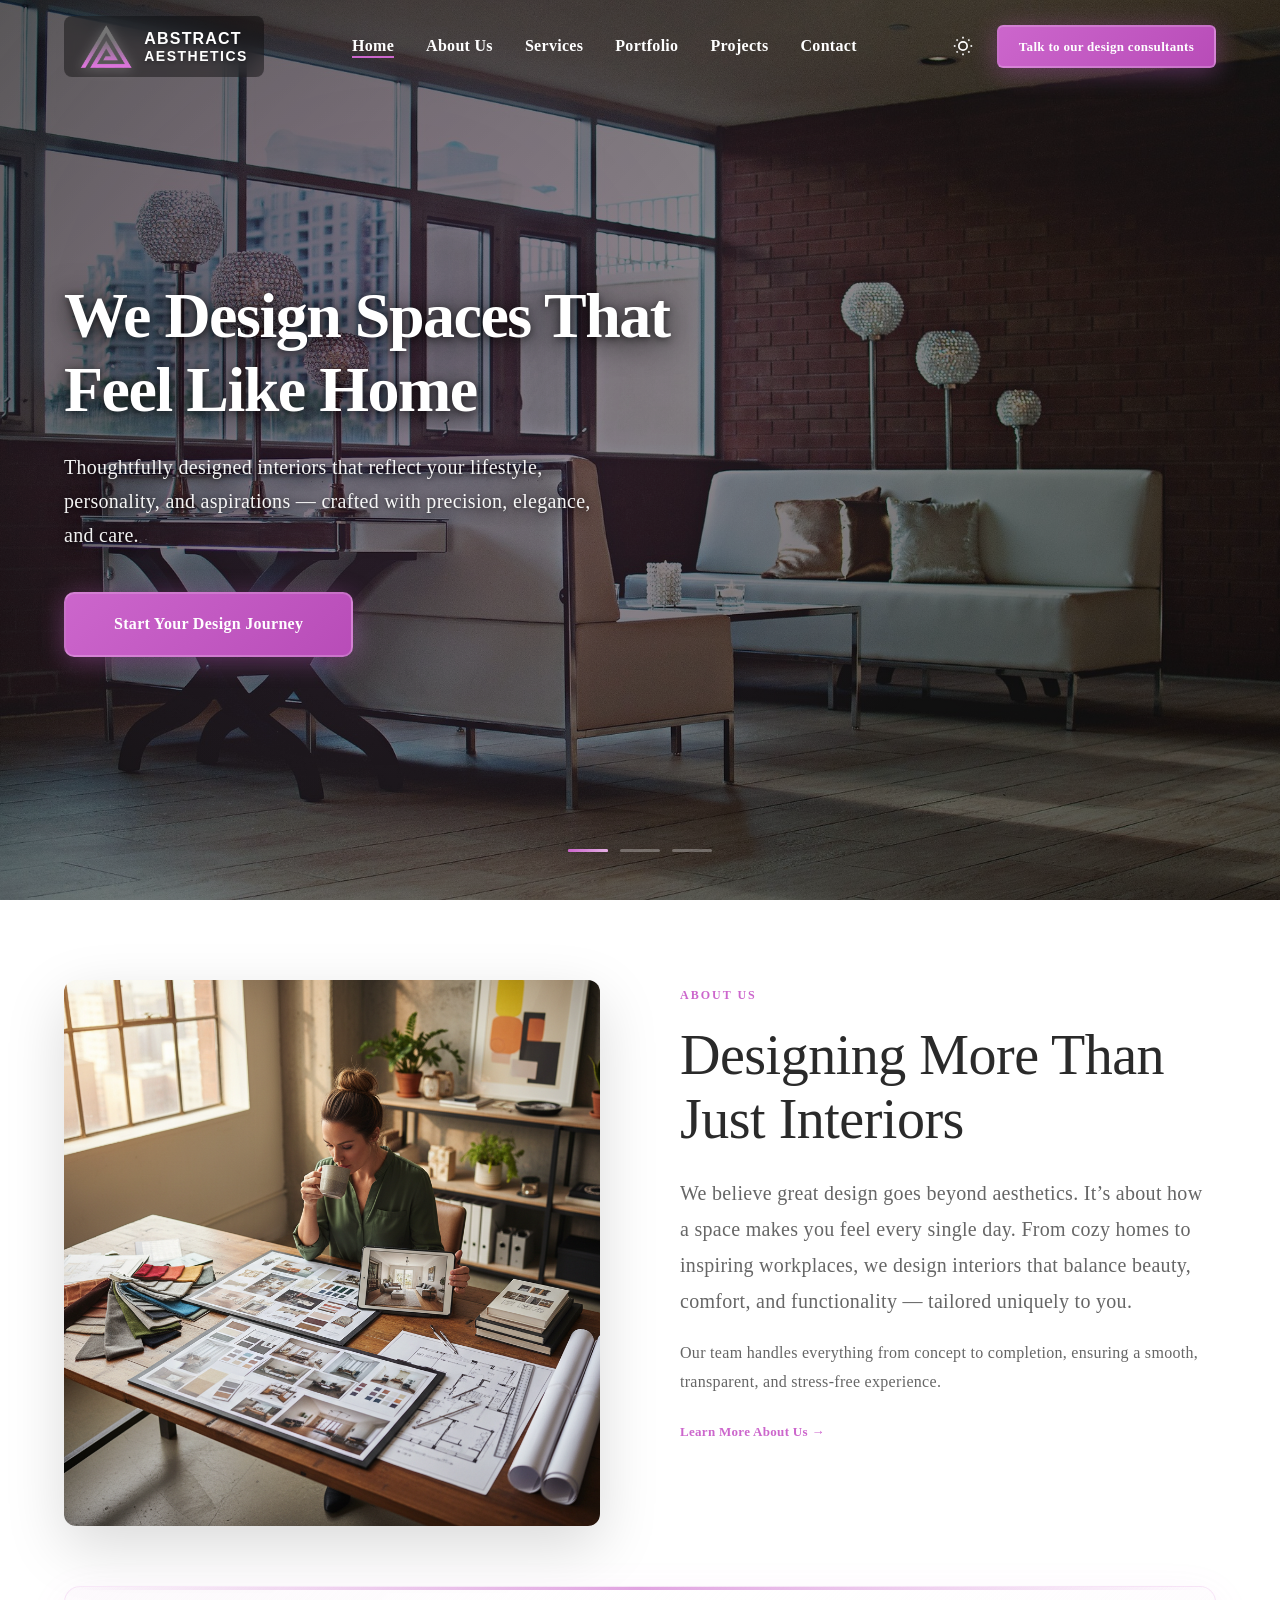
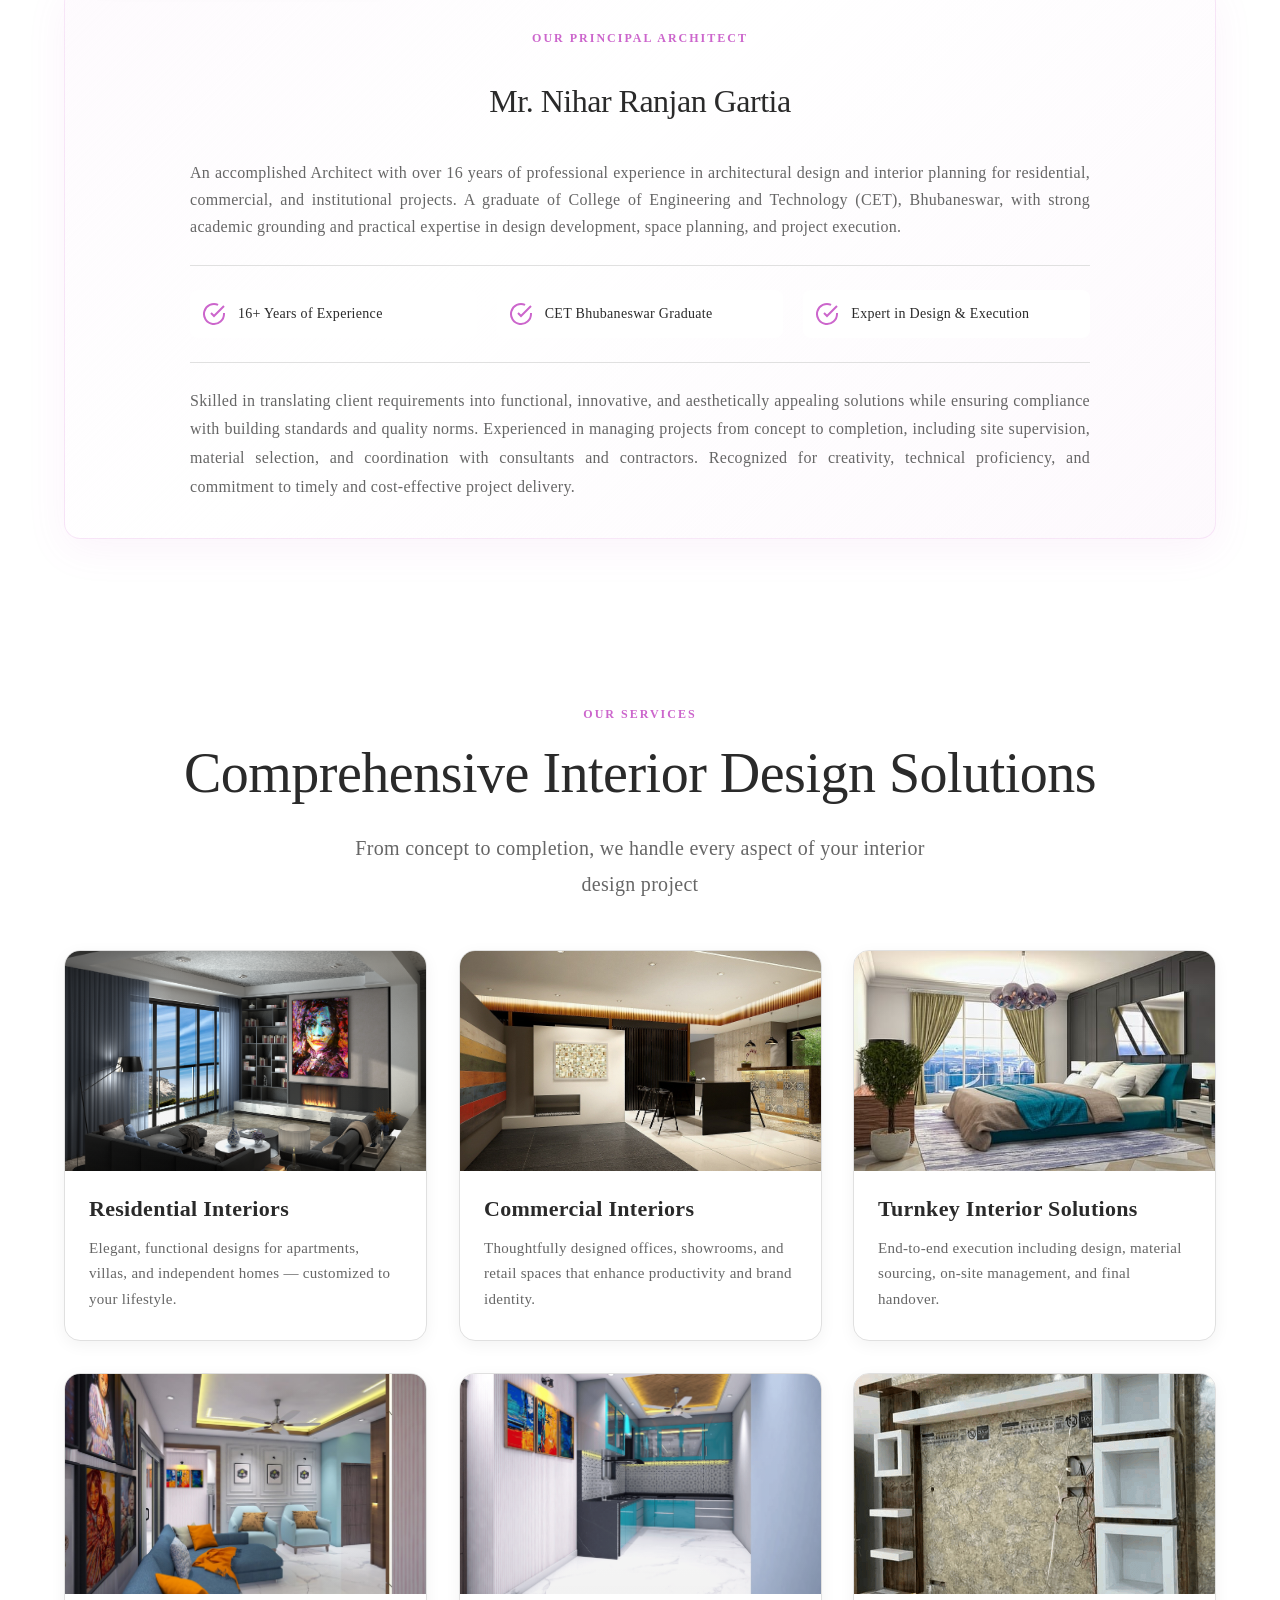
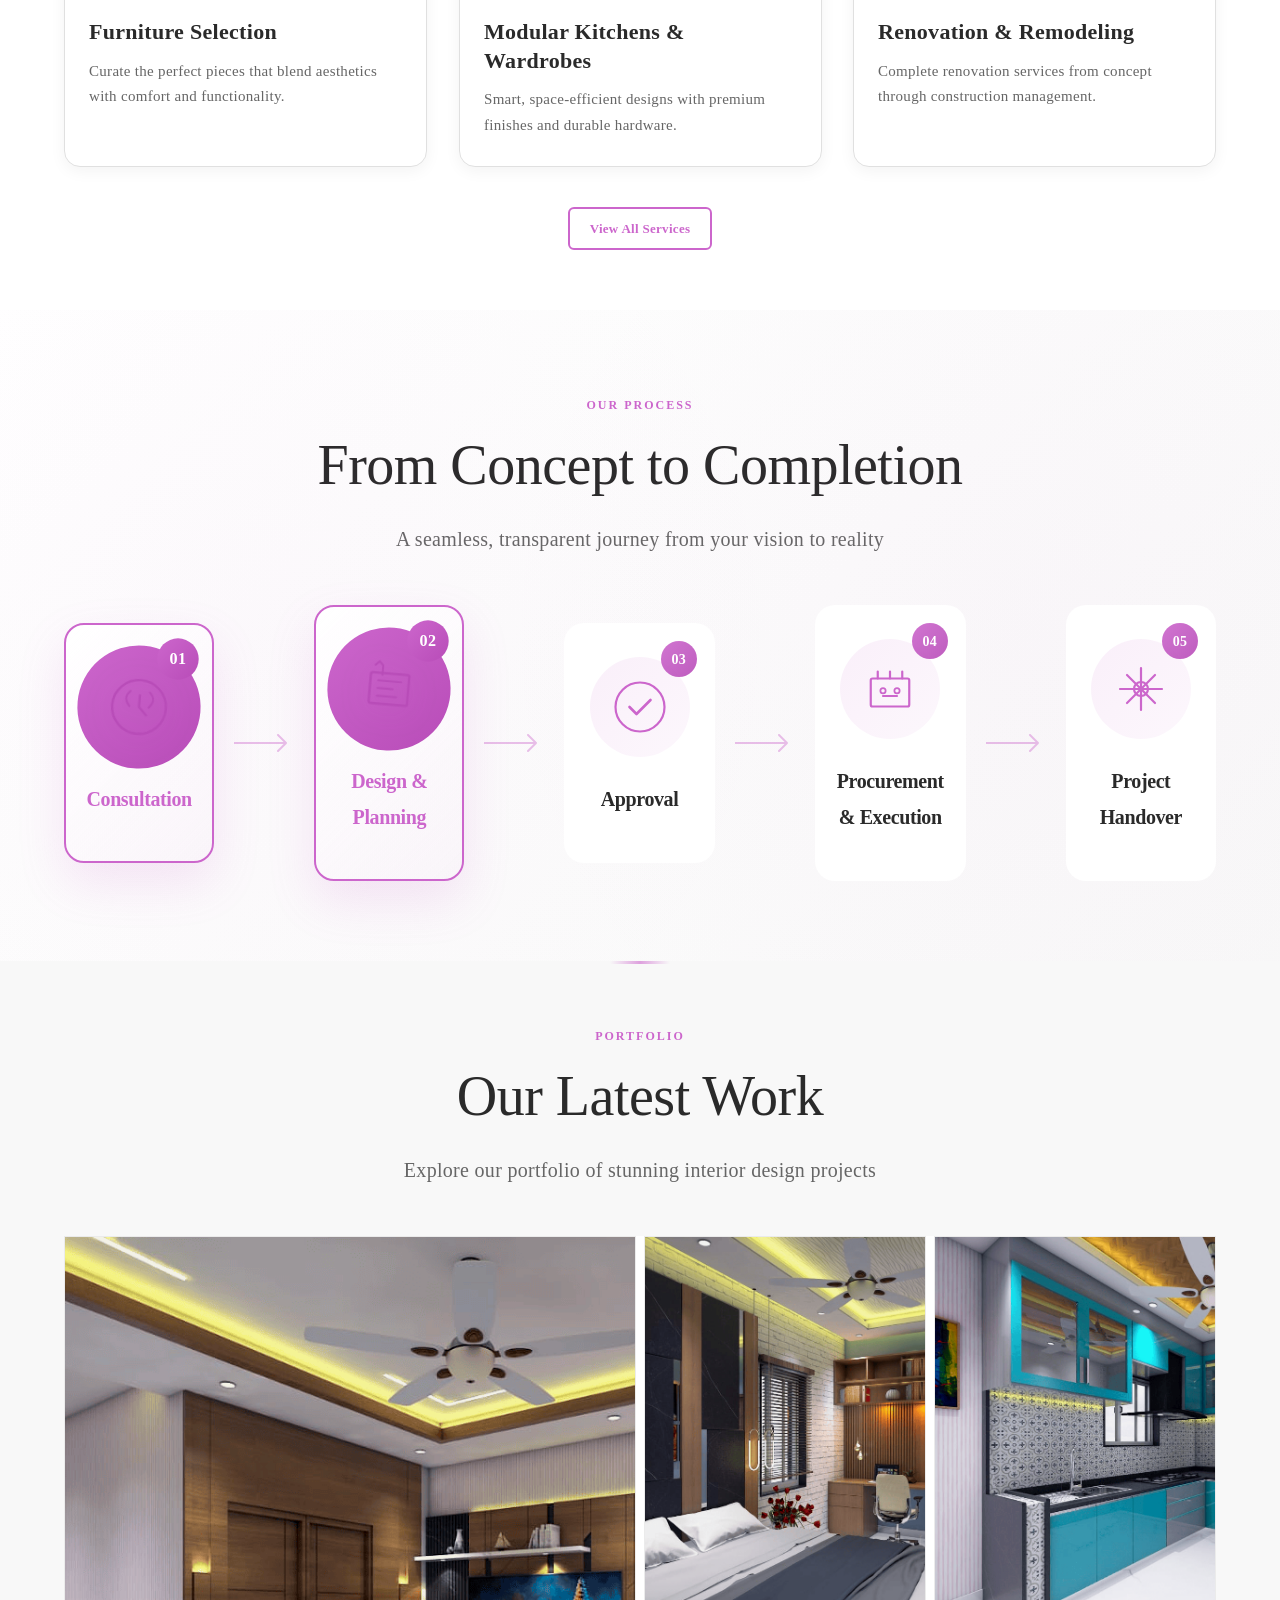
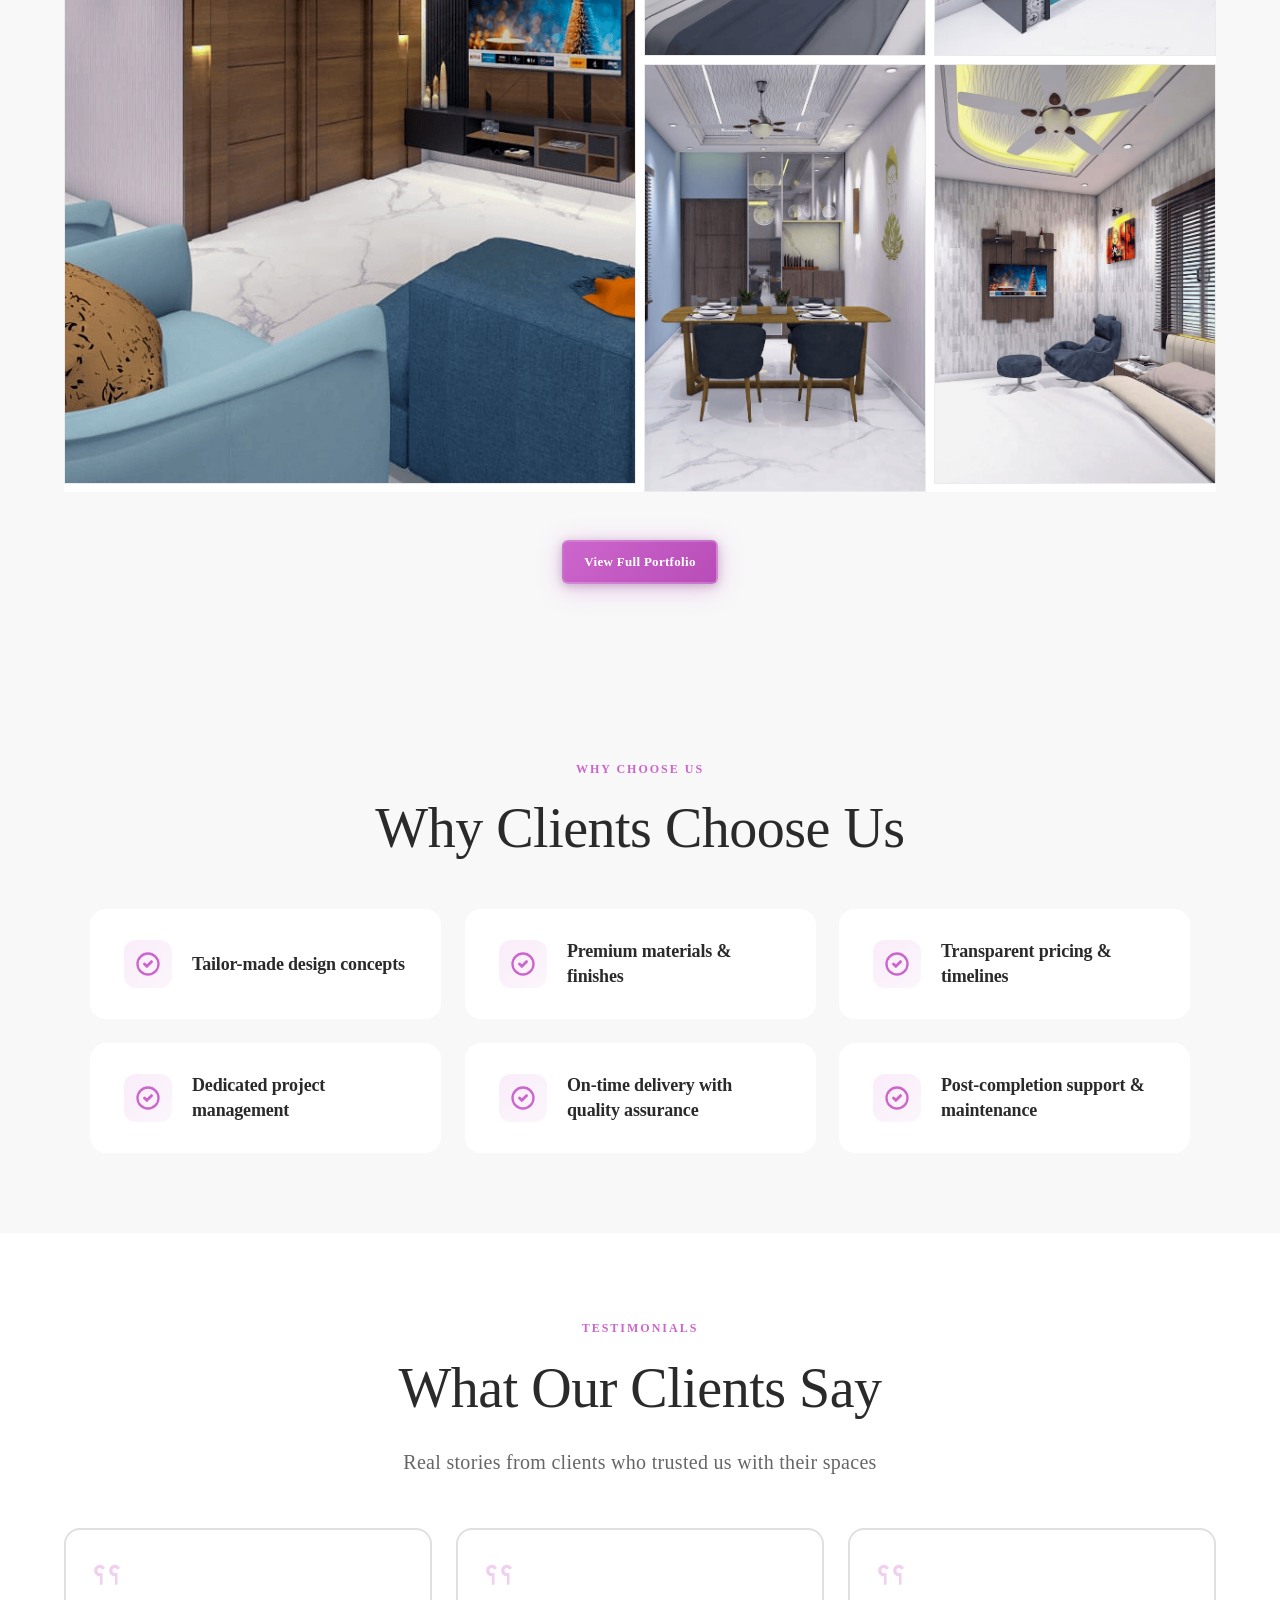
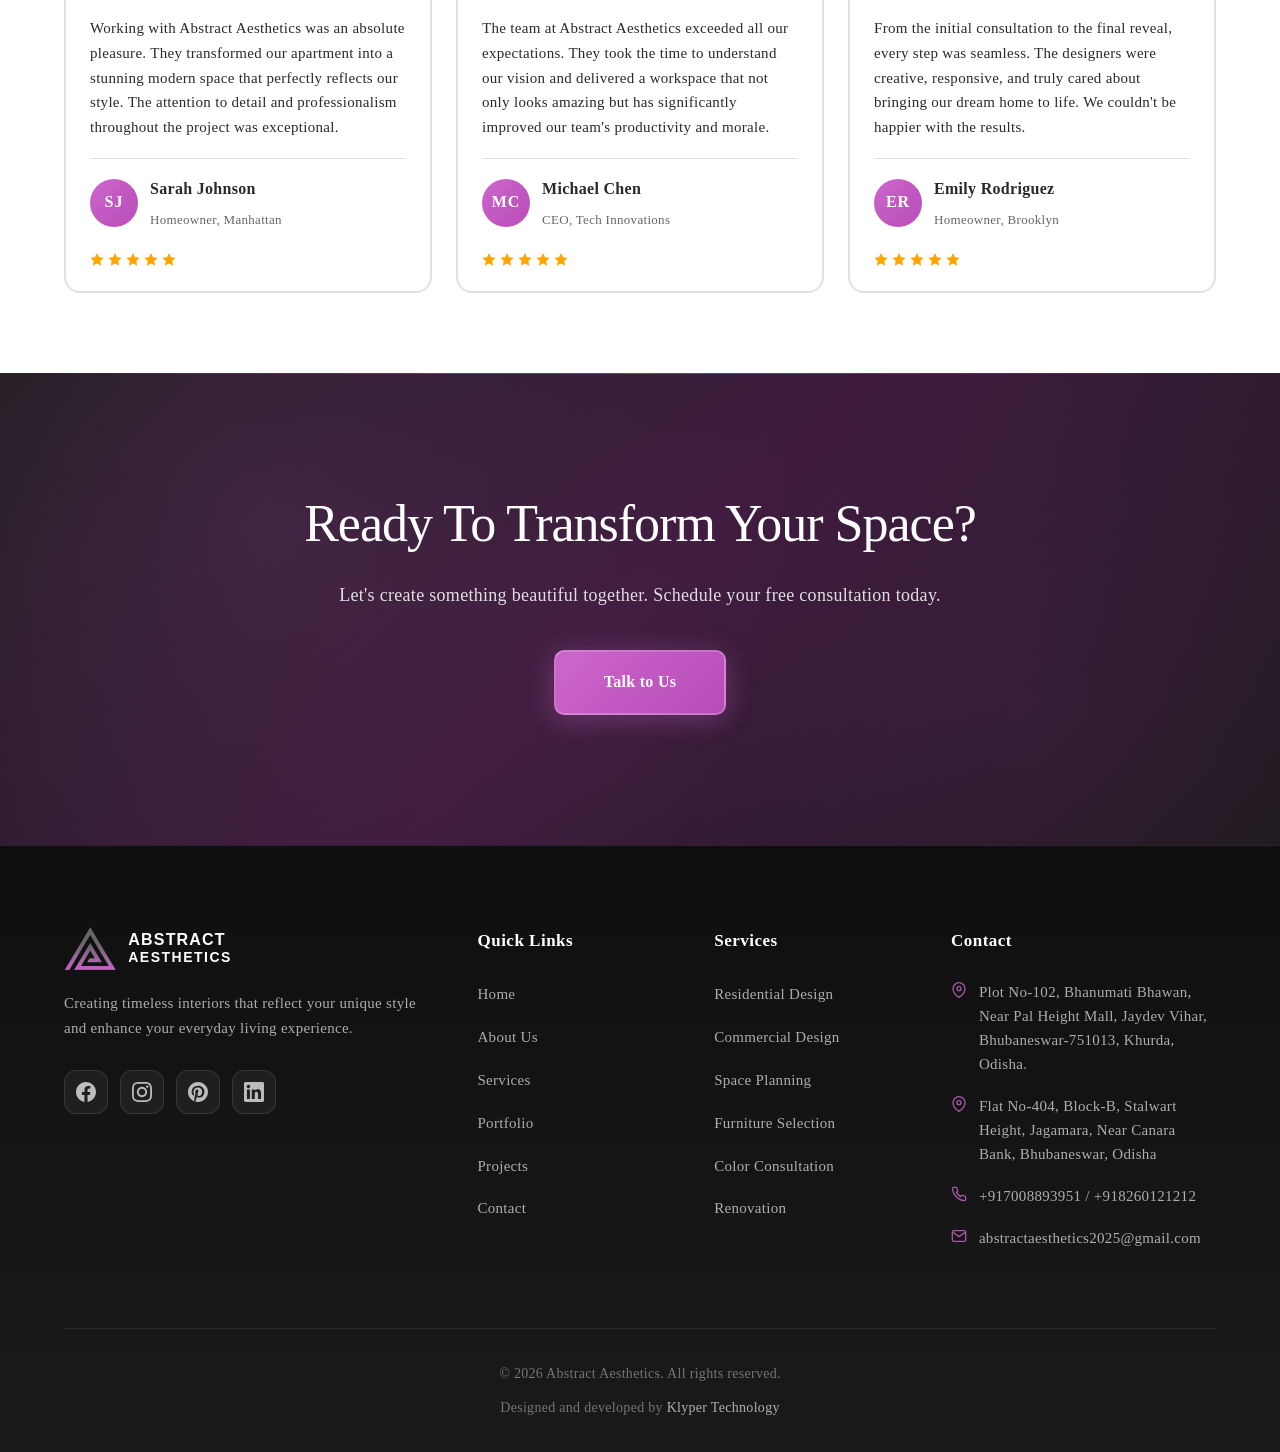
<file: index.html>
<!doctype html>
<html lang="en" data-theme="light">
  <head>
    <meta charset="UTF-8" />
    <meta name="viewport" content="width=device-width, initial-scale=1.0" />
    <title>Abstract Asthetics - Luxury Interior Design Services</title>
    <link rel="icon" type="image/x-icon" href="resources/favicon/favicon.ico" />
    <link rel="stylesheet" href="styles.css" />
  </head>
  <body>
    <nav class="navbar">
      <div class="container nav-container">
        <a href="index.html" class="logo">
          <img
            src="resources/images/abstractlogo.png"
            alt="Abstract Asthetics"
          />
          <span class="logo-text">
            <span class="logo-text-top">Abstract</span>
            <span class="logo-text-bottom">Aesthetics</span>
          </span>
        </a>
        <button class="nav-toggle" aria-label="Toggle navigation">
          <span></span>
          <span></span>
          <span></span>
        </button>
        <ul class="nav-menu">
          <li><a href="index.html" class="nav-link active">Home</a></li>
          <li><a href="about.html" class="nav-link">About Us</a></li>
          <li><a href="services.html" class="nav-link">Services</a></li>
          <li><a href="portfolio.html" class="nav-link">Portfolio</a></li>
          <li><a href="projects.html" class="nav-link">Projects</a></li>
          <li><a href="contact.html" class="nav-link">Contact</a></li>
        </ul>
        <div class="nav-actions">
          <button class="theme-toggle" aria-label="Toggle theme">
            <svg
              class="sun-icon"
              width="20"
              height="20"
              viewBox="0 0 24 24"
              fill="none"
              stroke="currentColor"
              stroke-width="2"
            >
              <circle cx="12" cy="12" r="5"></circle>
              <line x1="12" y1="1" x2="12" y2="3"></line>
              <line x1="12" y1="21" x2="12" y2="23"></line>
              <line x1="4.22" y1="4.22" x2="5.64" y2="5.64"></line>
              <line x1="18.36" y1="18.36" x2="19.78" y2="19.78"></line>
              <line x1="1" y1="12" x2="3" y2="12"></line>
              <line x1="21" y1="12" x2="23" y2="12"></line>
              <line x1="4.22" y1="19.78" x2="5.64" y2="18.36"></line>
              <line x1="18.36" y1="5.64" x2="19.78" y2="4.22"></line>
            </svg>
            <svg
              class="moon-icon"
              width="20"
              height="20"
              viewBox="0 0 24 24"
              fill="none"
              stroke="currentColor"
              stroke-width="2"
            >
              <path d="M21 12.79A9 9 0 1 1 11.21 3 7 7 0 0 0 21 12.79z"></path>
            </svg>
          </button>
          <a href="contact.html" class="btn btn-primary"
            >Talk to our design consultants</a
          >
        </div>
      </div>
    </nav>

    <section class="hero">
      <div class="hero-carousel">
        <div class="carousel-track">
          <div class="carousel-slide active">
            <img
              src="resources/images/heroimg1.jpg"
              alt="Modern Interior Design 1"
            />
            <div class="slide-overlay"></div>
          </div>
          <div class="carousel-slide">
            <img
              src="resources/images/heroimg2.jpg"
              alt="Modern Interior Design 2"
            />
            <div class="slide-overlay"></div>
          </div>
          <div class="carousel-slide">
            <img
              src="resources/images/heroimg3.jpg"
              alt="Modern Interior Design 3"
            />
            <div class="slide-overlay"></div>
          </div>
        </div>
        <div class="carousel-indicators">
          <button
            class="indicator active"
            data-slide="0"
            aria-label="Slide 1"
          ></button>
          <button
            class="indicator"
            data-slide="1"
            aria-label="Slide 2"
          ></button>
          <button
            class="indicator"
            data-slide="2"
            aria-label="Slide 3"
          ></button>
        </div>
      </div>
      <div class="container hero-container">
        <div class="hero-content">
          <h1 class="hero-title">We Design Spaces That Feel Like Home</h1>
          <p class="hero-subtitle">
            Thoughtfully designed interiors that reflect your lifestyle,
            personality, and aspirations — crafted with precision, elegance, and
            care.
          </p>
          <div class="hero-cta">
            <a href="contact.html" class="btn btn-primary btn-large"
              >Start Your Design Journey</a
            >
          </div>
        </div>
      </div>
    </section>

    <section class="about-preview section">
      <div class="container">
        <div class="split-layout">
          <div class="split-image">
            <img
              src="resources/images/homepage_aboutimg.png"
              alt="Interior Design Excellence"
            />
          </div>
          <div class="split-content">
            <span class="label">About Us</span>
            <h2 class="section-title">Designing More Than Just Interiors</h2>
            <p class="text-large">
              We believe great design goes beyond aesthetics. It’s about how a
              space makes you feel every single day. From cozy homes to
              inspiring workplaces, we design interiors that balance beauty,
              comfort, and functionality — tailored uniquely to you.
            </p>
            <p>
              Our team handles everything from concept to completion, ensuring a
              smooth, transparent, and stress-free experience.
            </p>
            <a href="about.html" class="btn btn-text">Learn More About Us →</a>
          </div>
        </div>

        <div class="architect-section">
          <div class="architect-header">
            <span class="label">Our Principal Architect</span>
            <h3 class="architect-title">Mr. Nihar Ranjan Gartia</h3>
          </div>
          <div class="architect-content">
            <p class="architect-bio">
              An accomplished Architect with over 16 years of professional
              experience in architectural design and interior planning for
              residential, commercial, and institutional projects. A graduate of
              College of Engineering and Technology (CET), Bhubaneswar, with
              strong academic grounding and practical expertise in design
              development, space planning, and project execution.
            </p>
            <div class="architect-highlights">
              <div class="highlight-item">
                <svg
                  width="24"
                  height="24"
                  viewBox="0 0 24 24"
                  fill="none"
                  stroke="currentColor"
                  stroke-width="2"
                >
                  <path d="M22 11.08V12a10 10 0 1 1-5.93-9.14"></path>
                  <polyline points="22 4 12 14.01 9 11.01"></polyline>
                </svg>
                <span>16+ Years of Experience</span>
              </div>
              <div class="highlight-item">
                <svg
                  width="24"
                  height="24"
                  viewBox="0 0 24 24"
                  fill="none"
                  stroke="currentColor"
                  stroke-width="2"
                >
                  <path d="M22 11.08V12a10 10 0 1 1-5.93-9.14"></path>
                  <polyline points="22 4 12 14.01 9 11.01"></polyline>
                </svg>
                <span>CET Bhubaneswar Graduate</span>
              </div>
              <div class="highlight-item">
                <svg
                  width="24"
                  height="24"
                  viewBox="0 0 24 24"
                  fill="none"
                  stroke="currentColor"
                  stroke-width="2"
                >
                  <path d="M22 11.08V12a10 10 0 1 1-5.93-9.14"></path>
                  <polyline points="22 4 12 14.01 9 11.01"></polyline>
                </svg>
                <span>Expert in Design & Execution</span>
              </div>
            </div>
            <p class="architect-expertise">
              Skilled in translating client requirements into functional,
              innovative, and aesthetically appealing solutions while ensuring
              compliance with building standards and quality norms. Experienced
              in managing projects from concept to completion, including site
              supervision, material selection, and coordination with consultants
              and contractors. Recognized for creativity, technical proficiency,
              and commitment to timely and cost-effective project delivery.
            </p>
          </div>
        </div>
      </div>
    </section>

    <section class="services-overview section">
      <div class="container">
        <div class="section-header">
          <span class="label">Our Services</span>
          <h2 class="section-title">Comprehensive Interior Design Solutions</h2>
          <p class="section-subtitle">
            From concept to completion, we handle every aspect of your interior
            design project
          </p>
        </div>
        <div class="services-grid">
          <div class="service-card">
            <div class="service-image">
              <img
                src="resources/images/residential_service.png"
                alt="Residential Interiors"
              />
            </div>
            <h3 class="service-title">Residential Interiors</h3>
            <p class="service-description">
              Elegant, functional designs for apartments, villas, and
              independent homes — customized to your lifestyle.
            </p>
          </div>
          <div class="service-card">
            <div class="service-image">
              <img
                src="resources/images/commercial_service.png"
                alt="Commercial Interiors"
              />
            </div>
            <h3 class="service-title">Commercial Interiors</h3>
            <p class="service-description">
              Thoughtfully designed offices, showrooms, and retail spaces that
              enhance productivity and brand identity.
            </p>
          </div>
          <div class="service-card">
            <div class="service-image">
              <img
                src="resources/images/trunkey_service.png"
                alt="Turnkey Solutions"
              />
            </div>
            <h3 class="service-title">Turnkey Interior Solutions</h3>
            <p class="service-description">
              End-to-end execution including design, material sourcing, on-site
              management, and final handover.
            </p>
          </div>
          <div class="service-card">
            <div class="service-image">
              <img
                src="resources/images/furniture_service.jpeg"
                alt="Furniture Selection"
              />
            </div>
            <h3 class="service-title">Furniture Selection</h3>
            <p class="service-description">
              Curate the perfect pieces that blend aesthetics with comfort and
              functionality.
            </p>
          </div>
          <div class="service-card">
            <div class="service-image">
              <img
                src="resources/images/kitchen_service.png"
                alt="Modular Kitchens"
              />
            </div>
            <h3 class="service-title">Modular Kitchens & Wardrobes</h3>
            <p class="service-description">
              Smart, space-efficient designs with premium finishes and durable
              hardware.
            </p>
          </div>
          <div class="service-card">
            <div class="service-image">
              <img
                src="resources/images/renovation_service.png"
                alt="Renovation"
              />
            </div>
            <h3 class="service-title">Renovation & Remodeling</h3>
            <p class="service-description">
              Complete renovation services from concept through construction
              management.
            </p>
          </div>
        </div>
        <div class="section-cta">
          <a href="services.html" class="btn btn-outline">View All Services</a>
        </div>
      </div>
    </section>

    <section class="workflow-section section">
      <div class="container">
        <div class="section-header">
          <span class="label">Our Process</span>
          <h2 class="section-title">From Concept to Completion</h2>
          <p class="section-subtitle">
            A seamless, transparent journey from your vision to reality
          </p>
        </div>
        <div class="workflow-container">
          <div class="workflow-step" data-step="1">
            <div class="workflow-icon">
              <svg viewBox="0 0 64 64" fill="none" xmlns="http://www.w3.org/2000/svg">
                <circle cx="32" cy="32" r="28" stroke="currentColor" stroke-width="2.5"/>
                <path d="M32 20v12l8 8" stroke="currentColor" stroke-width="2.5" stroke-linecap="round"/>
                <path d="M22 16c-2 2-4 4-4 8s2 6 4 8" stroke="currentColor" stroke-width="2" stroke-linecap="round"/>
                <path d="M42 16c2 2 4 4 4 8s-2 6-4 8" stroke="currentColor" stroke-width="2" stroke-linecap="round"/>
              </svg>
            </div>
            <div class="workflow-content">
              <h3 class="workflow-title">Consultation</h3>
            </div>
            <div class="workflow-number">01</div>
          </div>

          <div class="workflow-arrow">
            <svg viewBox="0 0 60 24" fill="none" xmlns="http://www.w3.org/2000/svg">
              <path d="M0 12h52m0 0l-8-8m8 8l-8 8" stroke="currentColor" stroke-width="2" stroke-linecap="round" stroke-linejoin="round"/>
            </svg>
          </div>

          <div class="workflow-step" data-step="2">
            <div class="workflow-icon">
              <svg viewBox="0 0 64 64" fill="none" xmlns="http://www.w3.org/2000/svg">
                <rect x="12" y="16" width="40" height="32" rx="2" stroke="currentColor" stroke-width="2.5"/>
                <path d="M20 24h24M20 32h16M20 40h20" stroke="currentColor" stroke-width="2" stroke-linecap="round"/>
                <path d="M16 8l4-4 4 4M24 8v10" stroke="currentColor" stroke-width="2" stroke-linecap="round" stroke-linejoin="round"/>
              </svg>
            </div>
            <div class="workflow-content">
              <h3 class="workflow-title">Design & Planning</h3>
            </div>
            <div class="workflow-number">02</div>
          </div>

          <div class="workflow-arrow">
            <svg viewBox="0 0 60 24" fill="none" xmlns="http://www.w3.org/2000/svg">
              <path d="M0 12h52m0 0l-8-8m8 8l-8 8" stroke="currentColor" stroke-width="2" stroke-linecap="round" stroke-linejoin="round"/>
            </svg>
          </div>

          <div class="workflow-step" data-step="3">
            <div class="workflow-icon">
              <svg viewBox="0 0 64 64" fill="none" xmlns="http://www.w3.org/2000/svg">
                <circle cx="32" cy="32" r="28" stroke="currentColor" stroke-width="2.5"/>
                <path d="M20 32l8 8 16-16" stroke="currentColor" stroke-width="3" stroke-linecap="round" stroke-linejoin="round"/>
              </svg>
            </div>
            <div class="workflow-content">
              <h3 class="workflow-title">Approval</h3>
            </div>
            <div class="workflow-number">03</div>
          </div>

          <div class="workflow-arrow">
            <svg viewBox="0 0 60 24" fill="none" xmlns="http://www.w3.org/2000/svg">
              <path d="M0 12h52m0 0l-8-8m8 8l-8 8" stroke="currentColor" stroke-width="2" stroke-linecap="round" stroke-linejoin="round"/>
            </svg>
          </div>

          <div class="workflow-step" data-step="4">
            <div class="workflow-icon">
              <svg viewBox="0 0 64 64" fill="none" xmlns="http://www.w3.org/2000/svg">
                <rect x="10" y="20" width="44" height="32" rx="2" stroke="currentColor" stroke-width="2.5"/>
                <path d="M18 12v8M32 12v8M46 12v8" stroke="currentColor" stroke-width="2.5" stroke-linecap="round"/>
                <circle cx="24" cy="34" r="3" stroke="currentColor" stroke-width="2"/>
                <circle cx="40" cy="34" r="3" stroke="currentColor" stroke-width="2"/>
                <path d="M24 40h16" stroke="currentColor" stroke-width="2.5" stroke-linecap="round"/>
              </svg>
            </div>
            <div class="workflow-content">
              <h3 class="workflow-title">Procurement & Execution</h3>
            </div>
            <div class="workflow-number">04</div>
          </div>

          <div class="workflow-arrow">
            <svg viewBox="0 0 60 24" fill="none" xmlns="http://www.w3.org/2000/svg">
              <path d="M0 12h52m0 0l-8-8m8 8l-8 8" stroke="currentColor" stroke-width="2" stroke-linecap="round" stroke-linejoin="round"/>
            </svg>
          </div>

          <div class="workflow-step" data-step="5">
            <div class="workflow-icon">
              <svg viewBox="0 0 64 64" fill="none" xmlns="http://www.w3.org/2000/svg">
                <path d="M32 8v48M8 32h48" stroke="currentColor" stroke-width="2.5" stroke-linecap="round"/>
                <path d="M16 16l32 32M48 16L16 48" stroke="currentColor" stroke-width="2.5" stroke-linecap="round"/>
                <circle cx="32" cy="32" r="8" stroke="currentColor" stroke-width="2.5"/>
              </svg>
            </div>
            <div class="workflow-content">
              <h3 class="workflow-title">Project Handover</h3>
            </div>
            <div class="workflow-number">05</div>
          </div>
        </div>
      </div>
    </section>

    <section class="portfolio-preview section section-dark">
      <div class="container">
        <div class="section-header">
          <span class="label">Portfolio</span>
          <h2 class="section-title">Our Latest Work</h2>
          <p class="section-subtitle">
            Explore our portfolio of stunning interior design projects
          </p>
        </div>
        <div class="portfolio-grid">
          <div class="portfolio-item portfolio-large">
            <div class="portfolio-image">
              <img
                src="resources/images/livingroom_ourwork.png"
                alt="Modern Living Room"
              />
            </div>
            <div class="portfolio-overlay">
              <h3>Modern Living Room</h3>
              <p>Residential</p>
            </div>
          </div>
          <div class="portfolio-item portfolio-medium">
            <div class="portfolio-image">
              <img
                src="resources/images/bedroom_ourwork.png"
                alt="Luxury Bedroom Suite"
              />
            </div>
            <div class="portfolio-overlay">
              <h3>Luxury Bedroom Suite</h3>
              <p>Residential</p>
            </div>
          </div>
          <div class="portfolio-item portfolio-medium">
            <div class="portfolio-image">
              <img
                src="resources/images/kitchen_ourwork.png"
                alt="Contemporary Kitchen"
              />
            </div>
            <div class="portfolio-overlay">
              <h3>Contemporary Kitchen</h3>
              <p>Residential</p>
            </div>
          </div>
          <div class="portfolio-item portfolio-tall">
            <div class="portfolio-image">
              <img
                src="resources/images/dining_ourwork.png"
                alt="Minimalist Dining"
              />
            </div>
             <div class="portfolio-overlay">
              <h3>Minimalist Dining</h3>
              <p>Residential</p>
            </div>
          </div>
          <div class="portfolio-item portfolio-medium">
            <div class="portfolio-image">
              <img
                src="resources/images/commercial_ourwork.png"
                alt="Luxury Bedroom"
              />
            </div>
            <div class="portfolio-overlay">
              <h3>Luxury Bedroom</h3>
              <p>Residential</p>
            </div>
          </div>
        </div>
        <div class="section-cta">
          <a href="portfolio.html" class="btn btn-primary"
            >View Full Portfolio</a
          >
        </div>
      </div>
    </section>

    <section class="why-choose section section-dark">
      <div class="container">
        <div class="section-header">
          <span class="label">Why Choose Us</span>
          <h2 class="section-title">Why Clients Choose Us</h2>
        </div>
        <div class="why-choose-content">
          <div class="choose-item">
            <div class="choose-icon">
              <svg viewBox="0 0 24 24" fill="none" xmlns="http://www.w3.org/2000/svg">
                <path d="M9 12l2 2 4-4" stroke="currentColor" stroke-width="2.5" stroke-linecap="round" stroke-linejoin="round"/>
                <circle cx="12" cy="12" r="9" stroke="currentColor" stroke-width="2"/>
              </svg>
            </div>
            <h3 class="choose-title">Tailor-made design concepts</h3>
          </div>
          <div class="choose-item">
            <div class="choose-icon">
              <svg viewBox="0 0 24 24" fill="none" xmlns="http://www.w3.org/2000/svg">
                <path d="M9 12l2 2 4-4" stroke="currentColor" stroke-width="2.5" stroke-linecap="round" stroke-linejoin="round"/>
                <circle cx="12" cy="12" r="9" stroke="currentColor" stroke-width="2"/>
              </svg>
            </div>
            <h3 class="choose-title">Premium materials & finishes</h3>
          </div>
          <div class="choose-item">
            <div class="choose-icon">
              <svg viewBox="0 0 24 24" fill="none" xmlns="http://www.w3.org/2000/svg">
                <path d="M9 12l2 2 4-4" stroke="currentColor" stroke-width="2.5" stroke-linecap="round" stroke-linejoin="round"/>
                <circle cx="12" cy="12" r="9" stroke="currentColor" stroke-width="2"/>
              </svg>
            </div>
            <h3 class="choose-title">Transparent pricing & timelines</h3>
          </div>
          <div class="choose-item">
            <div class="choose-icon">
              <svg viewBox="0 0 24 24" fill="none" xmlns="http://www.w3.org/2000/svg">
                <path d="M9 12l2 2 4-4" stroke="currentColor" stroke-width="2.5" stroke-linecap="round" stroke-linejoin="round"/>
                <circle cx="12" cy="12" r="9" stroke="currentColor" stroke-width="2"/>
              </svg>
            </div>
            <h3 class="choose-title">Dedicated project management</h3>
          </div>
          <div class="choose-item">
            <div class="choose-icon">
              <svg viewBox="0 0 24 24" fill="none" xmlns="http://www.w3.org/2000/svg">
                <path d="M9 12l2 2 4-4" stroke="currentColor" stroke-width="2.5" stroke-linecap="round" stroke-linejoin="round"/>
                <circle cx="12" cy="12" r="9" stroke="currentColor" stroke-width="2"/>
              </svg>
            </div>
            <h3 class="choose-title">On-time delivery with quality assurance</h3>
          </div>
          <div class="choose-item">
            <div class="choose-icon">
              <svg viewBox="0 0 24 24" fill="none" xmlns="http://www.w3.org/2000/svg">
                <path d="M9 12l2 2 4-4" stroke="currentColor" stroke-width="2.5" stroke-linecap="round" stroke-linejoin="round"/>
                <circle cx="12" cy="12" r="9" stroke="currentColor" stroke-width="2"/>
              </svg>
            </div>
            <h3 class="choose-title">Post-completion support & maintenance</h3>
          </div>
        </div>
      </div>
    </section>

    <section class="testimonials section">
      <div class="container">
        <div class="section-header">
          <span class="label">Testimonials</span>
          <h2 class="section-title">What Our Clients Say</h2>
          <p class="section-subtitle">
            Real stories from clients who trusted us with their spaces
          </p>
        </div>
        <div class="testimonial-grid">
          <div class="testimonial-card">
            <div class="testimonial-quote-icon">
              <svg viewBox="0 0 48 48" fill="none" xmlns="http://www.w3.org/2000/svg">
                <path d="M12 22c-4 0-7-3-7-7s3-7 7-7c3 0 5 2 6 4l-3 2c-1-1-2-2-3-2-2 0-3 1-3 3s1 3 3 3h3v14H12V22zm18 0c-4 0-7-3-7-7s3-7 7-7c3 0 5 2 6 4l-3 2c-1-1-2-2-3-2-2 0-3 1-3 3s1 3 3 3h3v14h-3V22z" fill="currentColor"/>
              </svg>
            </div>
            <p class="testimonial-text">
              Working with Abstract Aesthetics was an absolute pleasure. They transformed our apartment into a stunning modern space that perfectly reflects our style. The attention to detail and professionalism throughout the project was exceptional.
            </p>
            <div class="testimonial-author">
              <div class="author-avatar">
                <span>SJ</span>
              </div>
              <div class="author-info">
                <h4>Sarah Johnson</h4>
                <p>Homeowner, Manhattan</p>
              </div>
            </div>
            <div class="testimonial-rating">
              <svg viewBox="0 0 20 20" fill="currentColor">
                <path d="M10 15l-5.878 3.09 1.123-6.545L.489 6.91l6.572-.955L10 0l2.939 5.955 6.572.955-4.756 4.635 1.123 6.545z"/>
              </svg>
              <svg viewBox="0 0 20 20" fill="currentColor">
                <path d="M10 15l-5.878 3.09 1.123-6.545L.489 6.91l6.572-.955L10 0l2.939 5.955 6.572.955-4.756 4.635 1.123 6.545z"/>
              </svg>
              <svg viewBox="0 0 20 20" fill="currentColor">
                <path d="M10 15l-5.878 3.09 1.123-6.545L.489 6.91l6.572-.955L10 0l2.939 5.955 6.572.955-4.756 4.635 1.123 6.545z"/>
              </svg>
              <svg viewBox="0 0 20 20" fill="currentColor">
                <path d="M10 15l-5.878 3.09 1.123-6.545L.489 6.91l6.572-.955L10 0l2.939 5.955 6.572.955-4.756 4.635 1.123 6.545z"/>
              </svg>
              <svg viewBox="0 0 20 20" fill="currentColor">
                <path d="M10 15l-5.878 3.09 1.123-6.545L.489 6.91l6.572-.955L10 0l2.939 5.955 6.572.955-4.756 4.635 1.123 6.545z"/>
              </svg>
            </div>
          </div>
          
          <div class="testimonial-card">
            <div class="testimonial-quote-icon">
              <svg viewBox="0 0 48 48" fill="none" xmlns="http://www.w3.org/2000/svg">
                <path d="M12 22c-4 0-7-3-7-7s3-7 7-7c3 0 5 2 6 4l-3 2c-1-1-2-2-3-2-2 0-3 1-3 3s1 3 3 3h3v14H12V22zm18 0c-4 0-7-3-7-7s3-7 7-7c3 0 5 2 6 4l-3 2c-1-1-2-2-3-2-2 0-3 1-3 3s1 3 3 3h3v14h-3V22z" fill="currentColor"/>
              </svg>
            </div>
            <p class="testimonial-text">
              The team at Abstract Aesthetics exceeded all our expectations. They took the time to understand our vision and delivered a workspace that not only looks amazing but has significantly improved our team's productivity and morale.
            </p>
            <div class="testimonial-author">
              <div class="author-avatar">
                <span>MC</span>
              </div>
              <div class="author-info">
                <h4>Michael Chen</h4>
                <p>CEO, Tech Innovations</p>
              </div>
            </div>
            <div class="testimonial-rating">
              <svg viewBox="0 0 20 20" fill="currentColor">
                <path d="M10 15l-5.878 3.09 1.123-6.545L.489 6.91l6.572-.955L10 0l2.939 5.955 6.572.955-4.756 4.635 1.123 6.545z"/>
              </svg>
              <svg viewBox="0 0 20 20" fill="currentColor">
                <path d="M10 15l-5.878 3.09 1.123-6.545L.489 6.91l6.572-.955L10 0l2.939 5.955 6.572.955-4.756 4.635 1.123 6.545z"/>
              </svg>
              <svg viewBox="0 0 20 20" fill="currentColor">
                <path d="M10 15l-5.878 3.09 1.123-6.545L.489 6.91l6.572-.955L10 0l2.939 5.955 6.572.955-4.756 4.635 1.123 6.545z"/>
              </svg>
              <svg viewBox="0 0 20 20" fill="currentColor">
                <path d="M10 15l-5.878 3.09 1.123-6.545L.489 6.91l6.572-.955L10 0l2.939 5.955 6.572.955-4.756 4.635 1.123 6.545z"/>
              </svg>
              <svg viewBox="0 0 20 20" fill="currentColor">
                <path d="M10 15l-5.878 3.09 1.123-6.545L.489 6.91l6.572-.955L10 0l2.939 5.955 6.572.955-4.756 4.635 1.123 6.545z"/>
              </svg>
            </div>
          </div>
          
          <div class="testimonial-card">
            <div class="testimonial-quote-icon">
              <svg viewBox="0 0 48 48" fill="none" xmlns="http://www.w3.org/2000/svg">
                <path d="M12 22c-4 0-7-3-7-7s3-7 7-7c3 0 5 2 6 4l-3 2c-1-1-2-2-3-2-2 0-3 1-3 3s1 3 3 3h3v14H12V22zm18 0c-4 0-7-3-7-7s3-7 7-7c3 0 5 2 6 4l-3 2c-1-1-2-2-3-2-2 0-3 1-3 3s1 3 3 3h3v14h-3V22z" fill="currentColor"/>
              </svg>
            </div>
            <p class="testimonial-text">
              From the initial consultation to the final reveal, every step was seamless. The designers were creative, responsive, and truly cared about bringing our dream home to life. We couldn't be happier with the results.
            </p>
            <div class="testimonial-author">
              <div class="author-avatar">
                <span>ER</span>
              </div>
              <div class="author-info">
                <h4>Emily Rodriguez</h4>
                <p>Homeowner, Brooklyn</p>
              </div>
            </div>
            <div class="testimonial-rating">
              <svg viewBox="0 0 20 20" fill="currentColor">
                <path d="M10 15l-5.878 3.09 1.123-6.545L.489 6.91l6.572-.955L10 0l2.939 5.955 6.572.955-4.756 4.635 1.123 6.545z"/>
              </svg>
              <svg viewBox="0 0 20 20" fill="currentColor">
                <path d="M10 15l-5.878 3.09 1.123-6.545L.489 6.91l6.572-.955L10 0l2.939 5.955 6.572.955-4.756 4.635 1.123 6.545z"/>
              </svg>
              <svg viewBox="0 0 20 20" fill="currentColor">
                <path d="M10 15l-5.878 3.09 1.123-6.545L.489 6.91l6.572-.955L10 0l2.939 5.955 6.572.955-4.756 4.635 1.123 6.545z"/>
              </svg>
              <svg viewBox="0 0 20 20" fill="currentColor">
                <path d="M10 15l-5.878 3.09 1.123-6.545L.489 6.91l6.572-.955L10 0l2.939 5.955 6.572.955-4.756 4.635 1.123 6.545z"/>
              </svg>
              <svg viewBox="0 0 20 20" fill="currentColor">
                <path d="M10 15l-5.878 3.09 1.123-6.545L.489 6.91l6.572-.955L10 0l2.939 5.955 6.572.955-4.756 4.635 1.123 6.545z"/>
              </svg>
            </div>
          </div>
        </div>
      </div>
    </section>

    <section class="final-cta">
      <div class="container">
        <div class="cta-content">
          <h2 class="cta-title">Ready To Transform Your Space?</h2>
          <p class="cta-subtitle">
            Let's create something beautiful together. Schedule your free
            consultation today.
          </p>
          <a href="contact.html" class="btn btn-primary btn-large"
            >Talk to Us</a
          >
        </div>
      </div>
    </section>

    <footer class="footer">
      <div class="container">
        <div class="footer-grid">
          <div class="footer-col">
            <div class="footer-logo-container">
              <img src="resources/images/abstractlogo.png" alt="Abstract Aesthetics Logo" class="footer-logo-image">
              <span class="footer-logo-text">
                <span class="footer-logo-text-top">Abstract</span>
                <span class="footer-logo-text-bottom">Aesthetics</span>
              </span>
            </div>
            <p class="footer-description">
              Creating timeless interiors that reflect your unique style and
              enhance your everyday living experience.
            </p>
            <div class="social-links">
              <a href="#" class="social-link" aria-label="Facebook">
                <svg
                  width="20"
                  height="20"
                  viewBox="0 0 24 24"
                  fill="currentColor"
                >
                  <path
                    d="M24 12.073c0-6.627-5.373-12-12-12s-12 5.373-12 12c0 5.99 4.388 10.954 10.125 11.854v-8.385H7.078v-3.47h3.047V9.43c0-3.007 1.792-4.669 4.533-4.669 1.312 0 2.686.235 2.686.235v2.953H15.83c-1.491 0-1.956.925-1.956 1.874v2.25h3.328l-.532 3.47h-2.796v8.385C19.612 23.027 24 18.062 24 12.073z"
                  />
                </svg>
              </a>
              <a href="#" class="social-link" aria-label="Instagram">
                <svg
                  width="20"
                  height="20"
                  viewBox="0 0 24 24"
                  fill="currentColor"
                >
                  <path
                    d="M12 2.163c3.204 0 3.584.012 4.85.07 3.252.148 4.771 1.691 4.919 4.919.058 1.265.069 1.645.069 4.849 0 3.205-.012 3.584-.069 4.849-.149 3.225-1.664 4.771-4.919 4.919-1.266.058-1.644.07-4.85.07-3.204 0-3.584-.012-4.849-.07-3.26-.149-4.771-1.699-4.919-4.92-.058-1.265-.07-1.644-.07-4.849 0-3.204.013-3.583.07-4.849.149-3.227 1.664-4.771 4.919-4.919 1.266-.057 1.645-.069 4.849-.069zm0-2.163c-3.259 0-3.667.014-4.947.072-4.358.2-6.78 2.618-6.98 6.98-.059 1.281-.073 1.689-.073 4.948 0 3.259.014 3.668.072 4.948.2 4.358 2.618 6.78 6.98 6.98 1.281.058 1.689.072 4.948.072 3.259 0 3.668-.014 4.948-.072 4.354-.2 6.782-2.618 6.979-6.98.059-1.28.073-1.689.073-4.948 0-3.259-.014-3.667-.072-4.947-.196-4.354-2.617-6.78-6.979-6.98-1.281-.059-1.69-.073-4.949-.073zm0 5.838c-3.403 0-6.162 2.759-6.162 6.162s2.759 6.163 6.162 6.163 6.162-2.759 6.162-6.163c0-3.403-2.759-6.162-6.162-6.162zm0 10.162c-2.209 0-4-1.79-4-4 0-2.209 1.791-4 4-4s4 1.791 4 4c0 2.21-1.791 4-4 4zm6.406-11.845c-.796 0-1.441.645-1.441 1.44s.645 1.44 1.441 1.44c.795 0 1.439-.645 1.439-1.44s-.644-1.44-1.439-1.44z"
                  />
                </svg>
              </a>
              <a href="#" class="social-link" aria-label="Pinterest">
                <svg
                  width="20"
                  height="20"
                  viewBox="0 0 24 24"
                  fill="currentColor"
                >
                  <path
                    d="M12 0c-6.627 0-12 5.372-12 12 0 5.084 3.163 9.426 7.627 11.174-.105-.949-.2-2.405.042-3.441.218-.937 1.407-5.965 1.407-5.965s-.359-.719-.359-1.782c0-1.668.967-2.914 2.171-2.914 1.023 0 1.518.769 1.518 1.69 0 1.029-.655 2.568-.994 3.995-.283 1.194.599 2.169 1.777 2.169 2.133 0 3.772-2.249 3.772-5.495 0-2.873-2.064-4.882-5.012-4.882-3.414 0-5.418 2.561-5.418 5.207 0 1.031.397 2.138.893 2.738.098.119.112.224.083.345l-.333 1.36c-.053.22-.174.267-.402.161-1.499-.698-2.436-2.889-2.436-4.649 0-3.785 2.75-7.262 7.929-7.262 4.163 0 7.398 2.967 7.398 6.931 0 4.136-2.607 7.464-6.227 7.464-1.216 0-2.359-.631-2.75-1.378l-.748 2.853c-.271 1.043-1.002 2.35-1.492 3.146 1.124.347 2.317.535 3.554.535 6.627 0 12-5.373 12-12 0-6.628-5.373-12-12-12z"
                  />
                </svg>
              </a>
              <a href="#" class="social-link" aria-label="LinkedIn">
                <svg
                  width="20"
                  height="20"
                  viewBox="0 0 24 24"
                  fill="currentColor"
                >
                  <path
                    d="M20.447 20.452h-3.554v-5.569c0-1.328-.027-3.037-1.852-3.037-1.853 0-2.136 1.445-2.136 2.939v5.667H9.351V9h3.414v1.561h.046c.477-.9 1.637-1.85 3.37-1.85 3.601 0 4.267 2.37 4.267 5.455v6.286zM5.337 7.433c-1.144 0-2.063-.926-2.063-2.065 0-1.138.92-2.063 2.063-2.063 1.14 0 2.064.925 2.064 2.063 0 1.139-.925 2.065-2.064 2.065zm1.782 13.019H3.555V9h3.564v11.452zM22.225 0H1.771C.792 0 0 .774 0 1.729v20.542C0 23.227.792 24 1.771 24h20.451C23.2 24 24 23.227 24 22.271V1.729C24 .774 23.2 0 22.222 0h.003z"
                  />
                </svg>
              </a>
            </div>
          </div>
          <div class="footer-col">
            <h4 class="footer-title">Quick Links</h4>
            <ul class="footer-links">
              <li><a href="index.html">Home</a></li>
              <li><a href="about.html">About Us</a></li>
              <li><a href="services.html">Services</a></li>
              <li><a href="portfolio.html">Portfolio</a></li>
              <li><a href="projects.html">Projects</a></li>
              <li><a href="contact.html">Contact</a></li>
            </ul>
          </div>
          <div class="footer-col">
            <h4 class="footer-title">Services</h4>
            <ul class="footer-links">
              <li><a href="services.html">Residential Design</a></li>
              <li><a href="services.html">Commercial Design</a></li>
              <li><a href="services.html">Space Planning</a></li>
              <li><a href="services.html">Furniture Selection</a></li>
              <li><a href="services.html">Color Consultation</a></li>
              <li><a href="services.html">Renovation</a></li>
            </ul>
          </div>
          <div class="footer-col">
            <h4 class="footer-title">Contact</h4>
            <ul class="footer-contact">
              <li>
                <svg
                  width="16"
                  height="16"
                  viewBox="0 0 24 24"
                  fill="none"
                  stroke="currentColor"
                  stroke-width="2"
                >
                  <path
                    d="M21 10c0 7-9 13-9 13s-9-6-9-13a9 9 0 0 1 18 0z"
                  ></path>
                  <circle cx="12" cy="10" r="3"></circle>
                </svg>
                Plot No-102, Bhanumati Bhawan, Near Pal Height Mall, Jaydev Vihar, Bhubaneswar-751013, Khurda, Odisha.
              </li>
               <li>
                <svg
                  width="16"
                  height="16"
                  viewBox="0 0 24 24"
                  fill="none"
                  stroke="currentColor"
                  stroke-width="2"
                >
                  <path
                    d="M21 10c0 7-9 13-9 13s-9-6-9-13a9 9 0 0 1 18 0z"
                  ></path>
                  <circle cx="12" cy="10" r="3"></circle>
                </svg>
                Flat No-404, Block-B, Stalwart Height, Jagamara, Near Canara Bank, Bhubaneswar, Odisha
              </li>
              <li>
                <svg
                  width="16"
                  height="16"
                  viewBox="0 0 24 24"
                  fill="none"
                  stroke="currentColor"
                  stroke-width="2"
                >
                  <path
                    d="M22 16.92v3a2 2 0 0 1-2.18 2 19.79 19.79 0 0 1-8.63-3.07 19.5 19.5 0 0 1-6-6 19.79 19.79 0 0 1-3.07-8.67A2 2 0 0 1 4.11 2h3a2 2 0 0 1 2 1.72 12.84 12.84 0 0 0 .7 2.81 2 2 0 0 1-.45 2.11L8.09 9.91a16 16 0 0 0 6 6l1.27-1.27a2 2 0 0 1 2.11-.45 12.84 12.84 0 0 0 2.81.7A2 2 0 0 1 22 16.92z"
                  ></path>
                </svg>
                +917008893951 / +918260121212
              </li>
              <li>
                <svg
                  width="16"
                  height="16"
                  viewBox="0 0 24 24"
                  fill="none"
                  stroke="currentColor"
                  stroke-width="2"
                >
                  <path
                    d="M4 4h16c1.1 0 2 .9 2 2v12c0 1.1-.9 2-2 2H4c-1.1 0-2-.9-2-2V6c0-1.1.9-2 2-2z"
                  ></path>
                  <polyline points="22,6 12,13 2,6"></polyline>
                </svg>
                abstractaesthetics2025@gmail.com
              </li>
            </ul>
          </div>
        </div>
        <div class="footer-bottom">
          <p>&copy; 2026 Abstract Aesthetics. All rights reserved.</p>
          <p class="footer-credit">Designed and developed by <a href="https://klypertechnology.com" target="_blank" rel="noopener noreferrer">Klyper Technology</a></p>
        </div>
      </div>
    </footer>

    <script src="script.js"></script>
  </body>
</html>
</file>
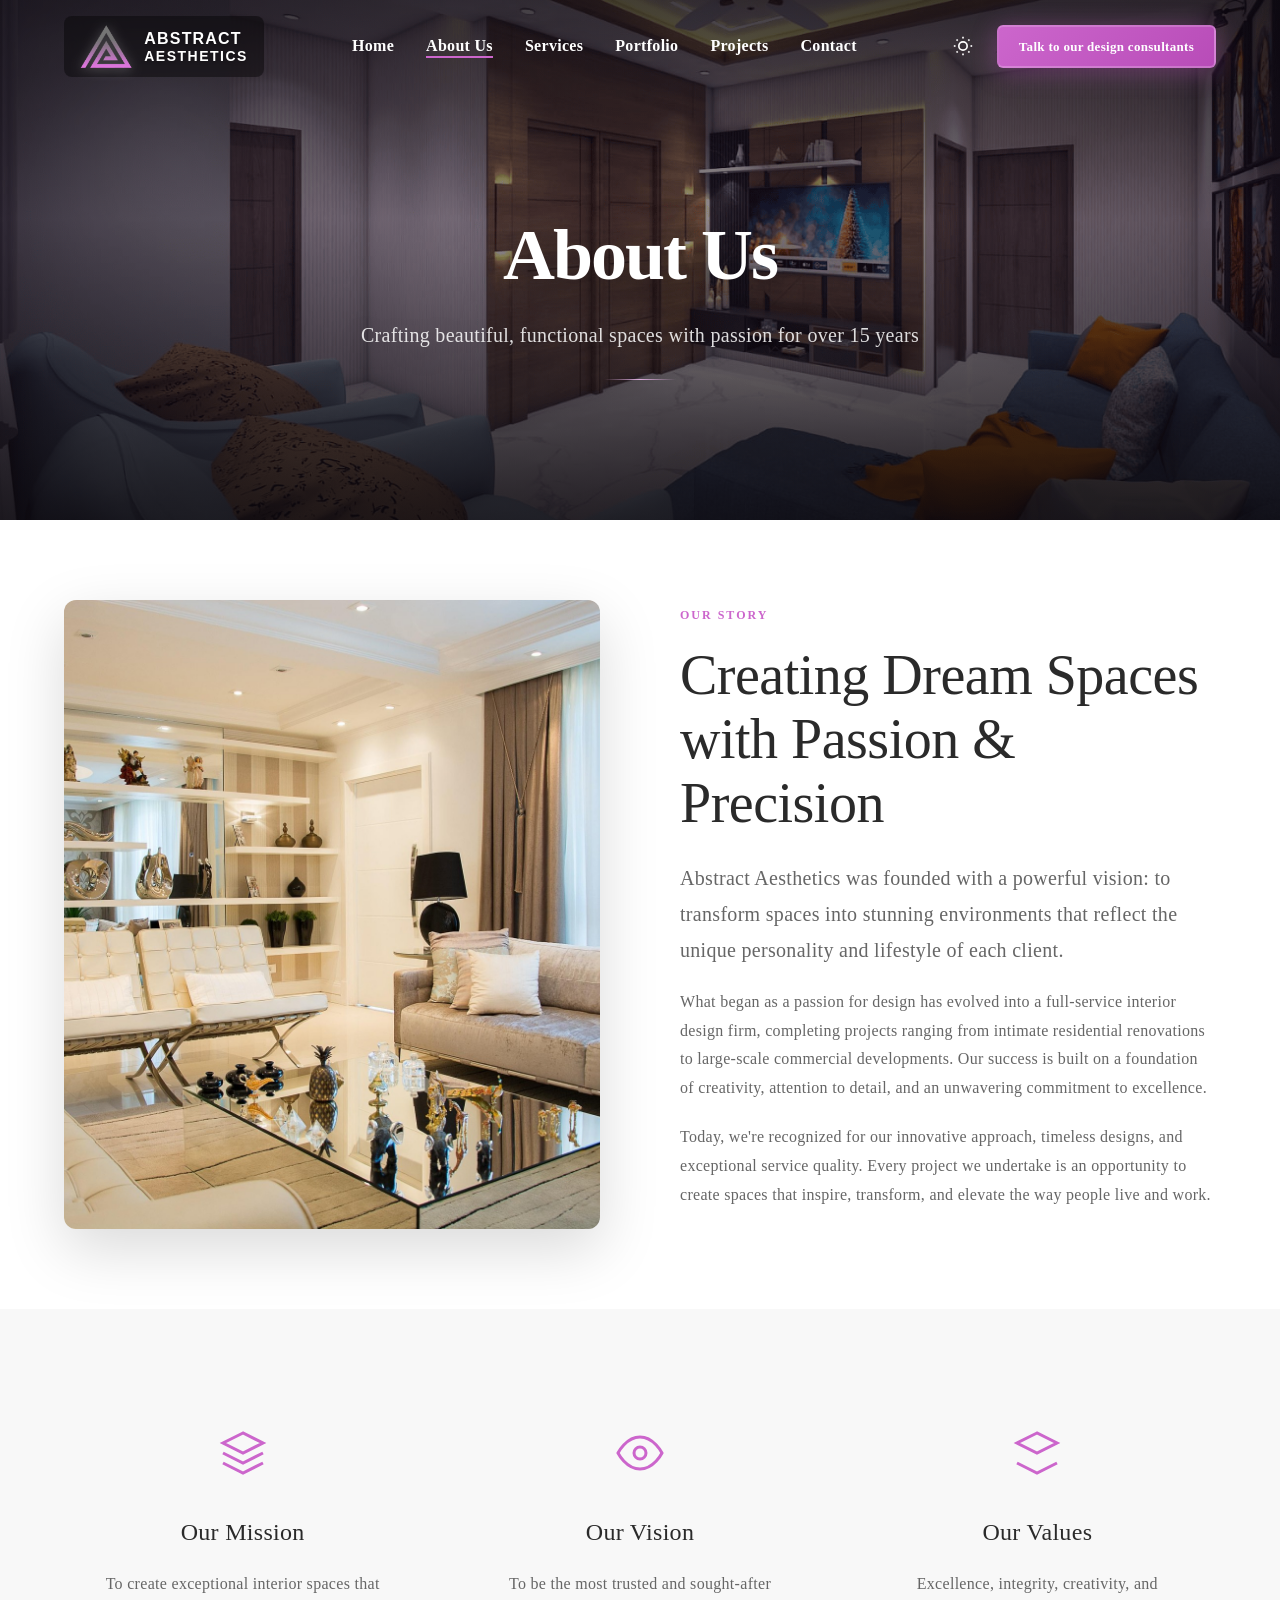
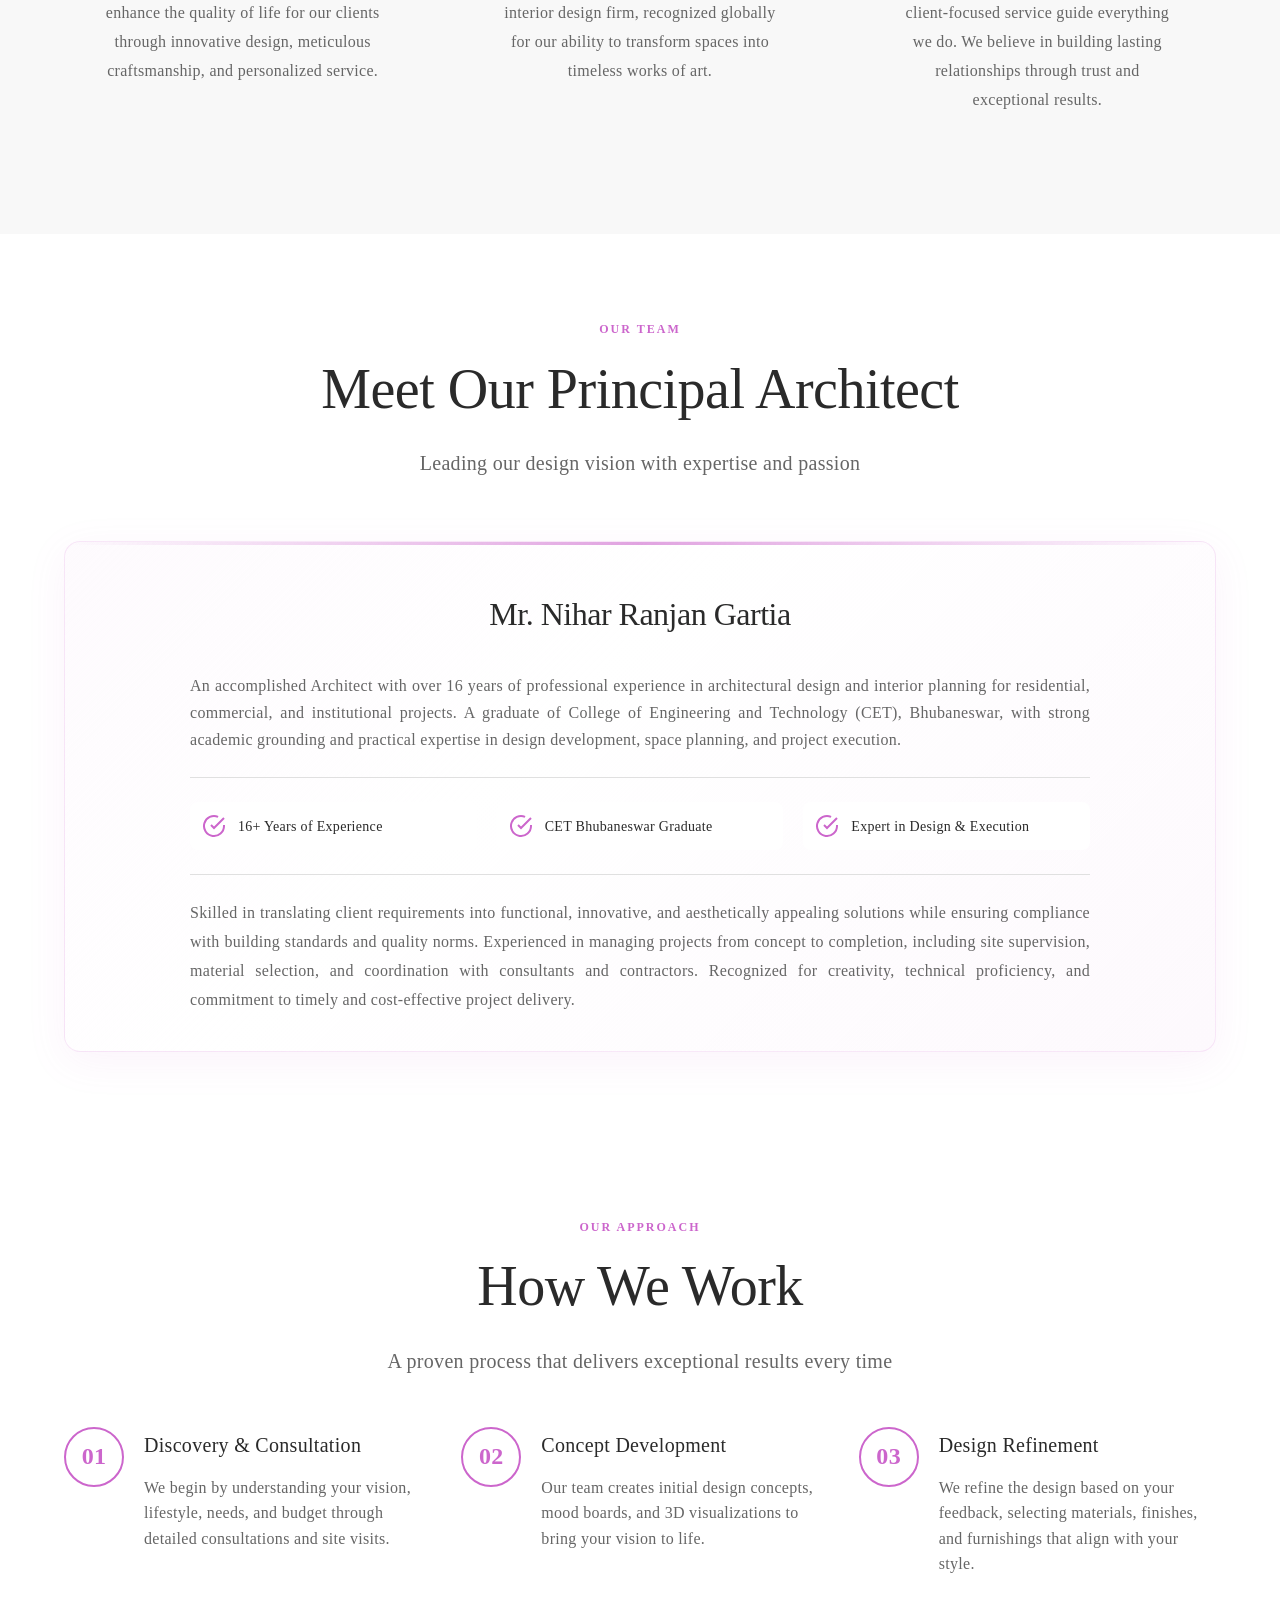
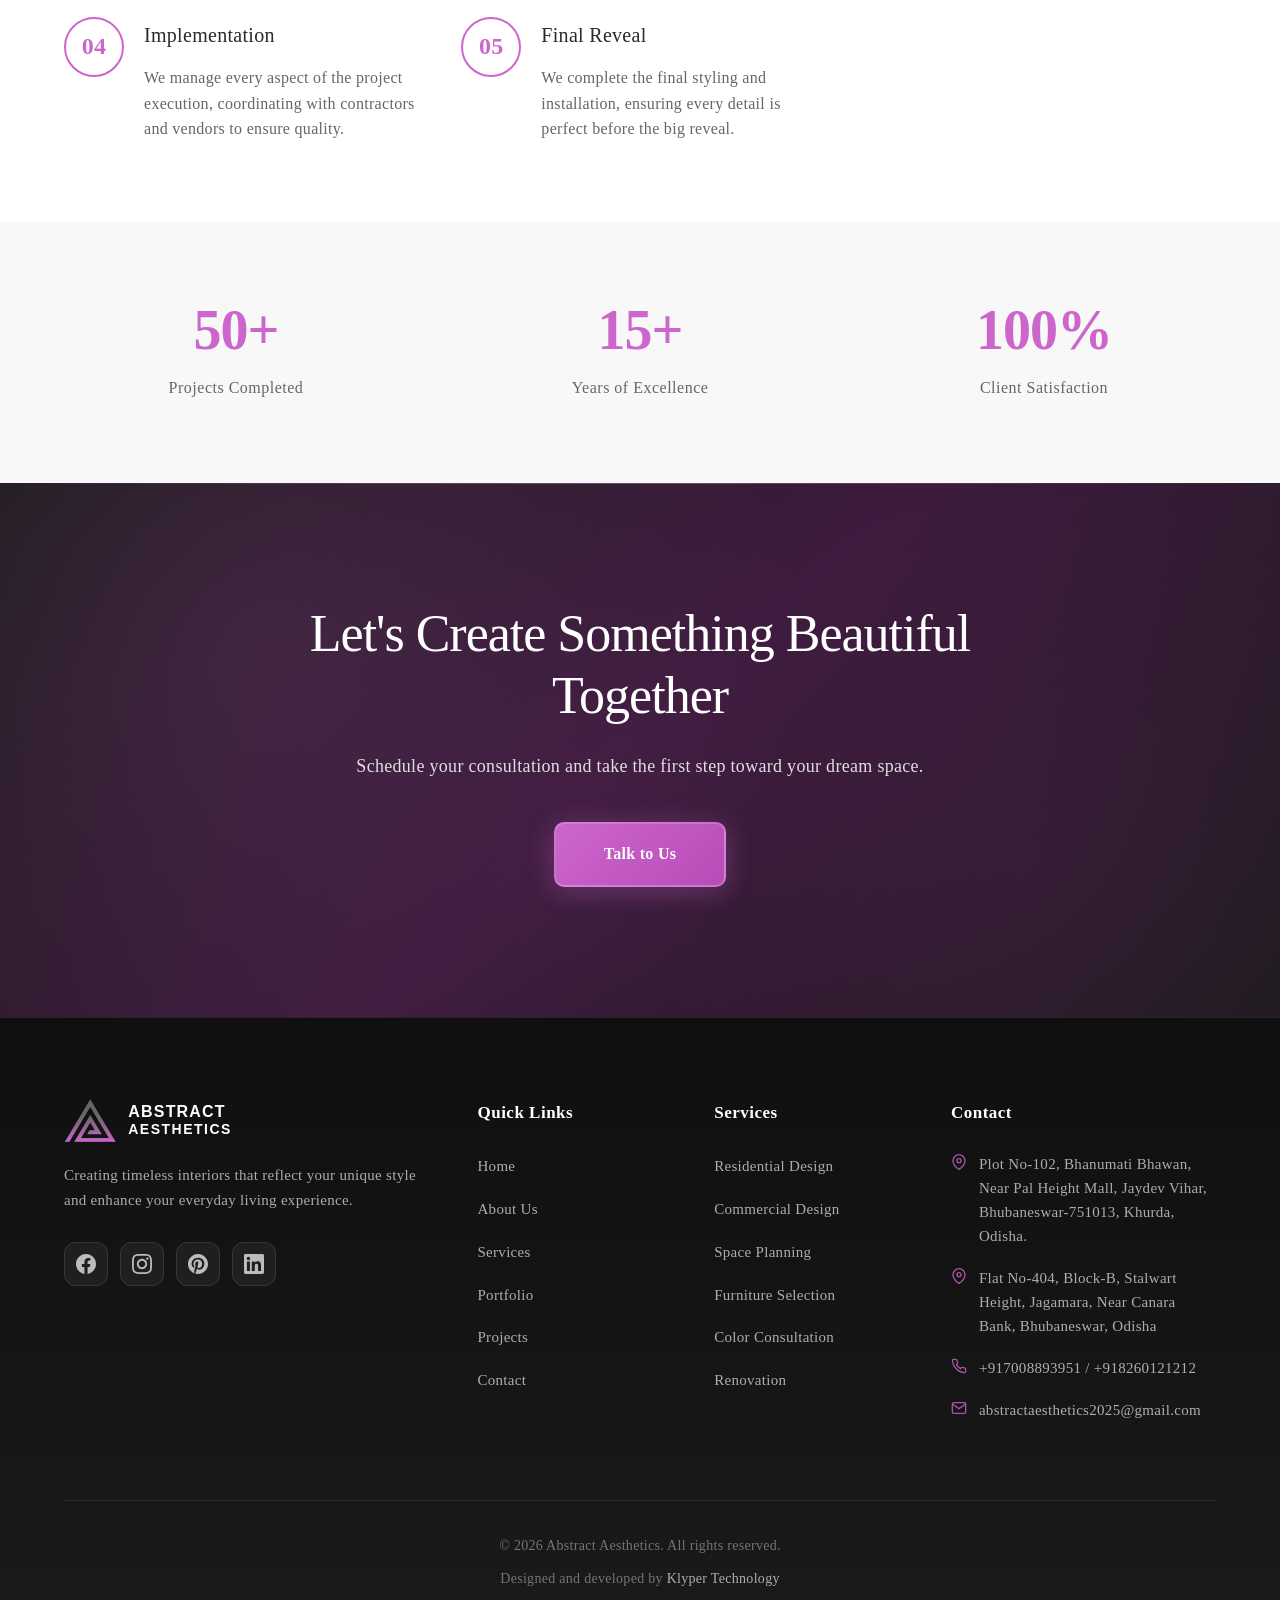
<file: about.html>
<!DOCTYPE html>
<html lang="en" data-theme="light">
<head>
    <meta charset="UTF-8">
    <meta name="viewport" content="width=device-width, initial-scale=1.0">
    <title>About Us - Abstract Aesthetics Interior Design</title>
    <link rel="stylesheet" href="styles.css">
</head>
<body>
     <nav class="navbar">
      <div class="container nav-container">
        <a href="index.html" class="logo">
          <img
            src="resources/images/abstractlogo.png"
            alt="Abstract Asthetics"
          />
          <span class="logo-text">
            <span class="logo-text-top">Abstract</span>
            <span class="logo-text-bottom">Aesthetics</span>
          </span>
        </a>
        <button class="nav-toggle" aria-label="Toggle navigation">
          <span></span>
          <span></span>
          <span></span>
        </button>
        <ul class="nav-menu">
          <li><a href="index.html" class="nav-link">Home</a></li>
          <li><a href="about.html" class="nav-link active">About Us</a></li>
          <li><a href="services.html" class="nav-link">Services</a></li>
          <li><a href="portfolio.html" class="nav-link">Portfolio</a></li>
          <li><a href="projects.html" class="nav-link">Projects</a></li>
          <li><a href="contact.html" class="nav-link">Contact</a></li>
        </ul>
        <div class="nav-actions">
          <button class="theme-toggle" aria-label="Toggle theme">
            <svg
              class="sun-icon"
              width="20"
              height="20"
              viewBox="0 0 24 24"
              fill="none"
              stroke="currentColor"
              stroke-width="2"
            >
              <circle cx="12" cy="12" r="5"></circle>
              <line x1="12" y1="1" x2="12" y2="3"></line>
              <line x1="12" y1="21" x2="12" y2="23"></line>
              <line x1="4.22" y1="4.22" x2="5.64" y2="5.64"></line>
              <line x1="18.36" y1="18.36" x2="19.78" y2="19.78"></line>
              <line x1="1" y1="12" x2="3" y2="12"></line>
              <line x1="21" y1="12" x2="23" y2="12"></line>
              <line x1="4.22" y1="19.78" x2="5.64" y2="18.36"></line>
              <line x1="18.36" y1="5.64" x2="19.78" y2="4.22"></line>
            </svg>
            <svg
              class="moon-icon"
              width="20"
              height="20"
              viewBox="0 0 24 24"
              fill="none"
              stroke="currentColor"
              stroke-width="2"
            >
              <path d="M21 12.79A9 9 0 1 1 11.21 3 7 7 0 0 0 21 12.79z"></path>
            </svg>
          </button>
          <a href="contact.html" class="btn btn-primary"
            >Talk to our design consultants</a
          >
        </div>
      </div>
    </nav>

    <section class="page-hero about-hero hero-about">
        <div class="hero-background-pattern"></div>
        <div class="container">
            <div class="page-hero-content">
                <h1 class="page-title">About Us</h1>
                <p class="page-subtitle">Crafting beautiful, functional spaces with passion for over 15 years</p>
            </div>
        </div>
    </section>

    <section class="about-story section">
        <div class="container">
            <div class="split-layout">
                <div class="split-image">
                    <img src="resources/images/heroimg2.jpg" alt="Interior Design Studio">
                </div>
                <div class="split-content">
                    <span class="label">Our Story</span>
                    <h2 class="section-title">Creating Dream Spaces with Passion & Precision</h2>
                    <p class="text-large">Abstract Aesthetics was founded with a powerful vision: to transform spaces into stunning environments that reflect the unique personality and lifestyle of each client.</p>
                    <p>What began as a passion for design has evolved into a full-service interior design firm, completing projects ranging from intimate residential renovations to large-scale commercial developments. Our success is built on a foundation of creativity, attention to detail, and an unwavering commitment to excellence.</p>
                    <p>Today, we're recognized for our innovative approach, timeless designs, and exceptional service quality. Every project we undertake is an opportunity to create spaces that inspire, transform, and elevate the way people live and work.</p>
                </div>
            </div>
        </div>
    </section>

    <section class="mission-vision section section-dark">
        <div class="container">
            <div class="values-grid">
                <div class="value-card">
                    <div class="value-icon">
                        <svg width="48" height="48" viewBox="0 0 24 24" fill="none" stroke="currentColor" stroke-width="1.5">
                            <path d="M12 2L2 7l10 5 10-5-10-5z"></path>
                            <path d="M2 17l10 5 10-5M2 12l10 5 10-5"></path>
                        </svg>
                    </div>
                    <h3>Our Mission</h3>
                    <p>To create exceptional interior spaces that enhance the quality of life for our clients through innovative design, meticulous craftsmanship, and personalized service.</p>
                </div>
                <div class="value-card">
                    <div class="value-icon">
                        <svg width="48" height="48" viewBox="0 0 24 24" fill="none" stroke="currentColor" stroke-width="1.5">
                            <path d="M1 12s4-8 11-8 11 8 11 8-4 8-11 8-11-8-11-8z"></path>
                            <circle cx="12" cy="12" r="3"></circle>
                        </svg>
                    </div>
                    <h3>Our Vision</h3>
                    <p>To be the most trusted and sought-after interior design firm, recognized globally for our ability to transform spaces into timeless works of art.</p>
                </div>
                <div class="value-card">
                    <div class="value-icon">
                        <svg width="48" height="48" viewBox="0 0 24 24" fill="none" stroke="currentColor" stroke-width="1.5">
                            <path d="M12 2L2 7l10 5 10-5-10-5z"></path>
                            <path d="M2 17l10 5 10-5"></path>
                        </svg>
                    </div>
                    <h3>Our Values</h3>
                    <p>Excellence, integrity, creativity, and client-focused service guide everything we do. We believe in building lasting relationships through trust and exceptional results.</p>
                </div>
            </div>
        </div>
    </section>

    <section class="team section">
        <div class="container">
            <div class="section-header">
                <span class="label">Our Team</span>
                <h2 class="section-title">Meet Our Principal Architect</h2>
                <p class="section-subtitle">Leading our design vision with expertise and passion</p>
            </div>
            <div class="architect-section">
                <div class="architect-header">
                    <h3 class="architect-title">Mr. Nihar Ranjan Gartia</h3>
                </div>
                <div class="architect-content">
                    <p class="architect-bio">
                        An accomplished Architect with over 16 years of professional
                        experience in architectural design and interior planning for
                        residential, commercial, and institutional projects. A graduate of
                        College of Engineering and Technology (CET), Bhubaneswar, with
                        strong academic grounding and practical expertise in design
                        development, space planning, and project execution.
                    </p>
                    <div class="architect-highlights">
                        <div class="highlight-item">
                            <svg
                                width="24"
                                height="24"
                                viewBox="0 0 24 24"
                                fill="none"
                                stroke="currentColor"
                                stroke-width="2"
                            >
                                <path d="M22 11.08V12a10 10 0 1 1-5.93-9.14"></path>
                                <polyline points="22 4 12 14.01 9 11.01"></polyline>
                            </svg>
                            <span>16+ Years of Experience</span>
                        </div>
                        <div class="highlight-item">
                            <svg
                                width="24"
                                height="24"
                                viewBox="0 0 24 24"
                                fill="none"
                                stroke="currentColor"
                                stroke-width="2"
                            >
                                <path d="M22 11.08V12a10 10 0 1 1-5.93-9.14"></path>
                                <polyline points="22 4 12 14.01 9 11.01"></polyline>
                            </svg>
                            <span>CET Bhubaneswar Graduate</span>
                        </div>
                        <div class="highlight-item">
                            <svg
                                width="24"
                                height="24"
                                viewBox="0 0 24 24"
                                fill="none"
                                stroke="currentColor"
                                stroke-width="2"
                            >
                                <path d="M22 11.08V12a10 10 0 1 1-5.93-9.14"></path>
                                <polyline points="22 4 12 14.01 9 11.01"></polyline>
                            </svg>
                            <span>Expert in Design & Execution</span>
                        </div>
                    </div>
                    <p class="architect-expertise">
                        Skilled in translating client requirements into functional,
                        innovative, and aesthetically appealing solutions while ensuring
                        compliance with building standards and quality norms. Experienced
                        in managing projects from concept to completion, including site
                        supervision, material selection, and coordination with consultants
                        and contractors. Recognized for creativity, technical proficiency,
                        and commitment to timely and cost-effective project delivery.
                    </p>
                </div>
            </div>
        </div>
    </section>

    <section class="approach section">
        <div class="container">
            <div class="section-header">
                <span class="label">Our Approach</span>
                <h2 class="section-title">How We Work</h2>
                <p class="section-subtitle">A proven process that delivers exceptional results every time</p>
            </div>
            <div class="process-steps">
                <div class="process-step">
                    <div class="step-number">01</div>
                    <h3>Discovery & Consultation</h3>
                    <p>We begin by understanding your vision, lifestyle, needs, and budget through detailed consultations and site visits.</p>
                </div>
                <div class="process-step">
                    <div class="step-number">02</div>
                    <h3>Concept Development</h3>
                    <p>Our team creates initial design concepts, mood boards, and 3D visualizations to bring your vision to life.</p>
                </div>
                <div class="process-step">
                    <div class="step-number">03</div>
                    <h3>Design Refinement</h3>
                    <p>We refine the design based on your feedback, selecting materials, finishes, and furnishings that align with your style.</p>
                </div>
                <div class="process-step">
                    <div class="step-number">04</div>
                    <h3>Implementation</h3>
                    <p>We manage every aspect of the project execution, coordinating with contractors and vendors to ensure quality.</p>
                </div>
                <div class="process-step">
                    <div class="step-number">05</div>
                    <h3>Final Reveal</h3>
                    <p>We complete the final styling and installation, ensuring every detail is perfect before the big reveal.</p>
                </div>
            </div>
        </div>
    </section>

    <section class="stats section section-dark">
        <div class="container">
            <div class="stats-grid">
                <div class="stat-item">
                    <div class="stat-number">50+</div>
                    <div class="stat-label">Projects Completed</div>
                </div>
                <div class="stat-item">
                    <div class="stat-number">15+</div>
                    <div class="stat-label">Years of Excellence</div>
                </div>
                <div class="stat-item">
                    <div class="stat-number">100%</div>
                    <div class="stat-label">Client Satisfaction</div>
                </div>
            </div>
        </div>
    </section>

    <section class="final-cta">
        <div class="container">
            <div class="cta-content">
                <h2 class="cta-title">Let's Create Something Beautiful Together</h2>
                <p class="cta-subtitle">Schedule your consultation and take the first step toward your dream space.</p>
                <a href="contact.html" class="btn btn-primary btn-large">Talk to Us</a>
            </div>
        </div>
    </section>

    <footer class="footer">
      <div class="container">
        <div class="footer-grid">
          <div class="footer-col">
            <div class="footer-logo-container">
              <img src="resources/images/abstractlogo.png" alt="Abstract Aesthetics Logo" class="footer-logo-image">
              <span class="footer-logo-text">
                <span class="footer-logo-text-top">Abstract</span>
                <span class="footer-logo-text-bottom">Aesthetics</span>
              </span>
            </div>
            <p class="footer-description">
              Creating timeless interiors that reflect your unique style and
              enhance your everyday living experience.
            </p>
            <div class="social-links">
              <a href="#" class="social-link" aria-label="Facebook">
                <svg
                  width="20"
                  height="20"
                  viewBox="0 0 24 24"
                  fill="currentColor"
                >
                  <path
                    d="M24 12.073c0-6.627-5.373-12-12-12s-12 5.373-12 12c0 5.99 4.388 10.954 10.125 11.854v-8.385H7.078v-3.47h3.047V9.43c0-3.007 1.792-4.669 4.533-4.669 1.312 0 2.686.235 2.686.235v2.953H15.83c-1.491 0-1.956.925-1.956 1.874v2.25h3.328l-.532 3.47h-2.796v8.385C19.612 23.027 24 18.062 24 12.073z"
                  />
                </svg>
              </a>
              <a href="#" class="social-link" aria-label="Instagram">
                <svg
                  width="20"
                  height="20"
                  viewBox="0 0 24 24"
                  fill="currentColor"
                >
                  <path
                    d="M12 2.163c3.204 0 3.584.012 4.85.07 3.252.148 4.771 1.691 4.919 4.919.058 1.265.069 1.645.069 4.849 0 3.205-.012 3.584-.069 4.849-.149 3.225-1.664 4.771-4.919 4.919-1.266.058-1.644.07-4.85.07-3.204 0-3.584-.012-4.849-.07-3.26-.149-4.771-1.699-4.919-4.92-.058-1.265-.07-1.644-.07-4.849 0-3.204.013-3.583.07-4.849.149-3.227 1.664-4.771 4.919-4.919 1.266-.057 1.645-.069 4.849-.069zm0-2.163c-3.259 0-3.667.014-4.947.072-4.358.2-6.78 2.618-6.98 6.98-.059 1.281-.073 1.689-.073 4.948 0 3.259.014 3.668.072 4.948.2 4.358 2.618 6.78 6.98 6.98 1.281.058 1.689.072 4.948.072 3.259 0 3.668-.014 4.948-.072 4.354-.2 6.782-2.618 6.979-6.98.059-1.28.073-1.689.073-4.948 0-3.259-.014-3.667-.072-4.947-.196-4.354-2.617-6.78-6.979-6.98-1.281-.059-1.69-.073-4.949-.073zm0 5.838c-3.403 0-6.162 2.759-6.162 6.162s2.759 6.163 6.162 6.163 6.162-2.759 6.162-6.163c0-3.403-2.759-6.162-6.162-6.162zm0 10.162c-2.209 0-4-1.79-4-4 0-2.209 1.791-4 4-4s4 1.791 4 4c0 2.21-1.791 4-4 4zm6.406-11.845c-.796 0-1.441.645-1.441 1.44s.645 1.44 1.441 1.44c.795 0 1.439-.645 1.439-1.44s-.644-1.44-1.439-1.44z"
                  />
                </svg>
              </a>
              <a href="#" class="social-link" aria-label="Pinterest">
                <svg
                  width="20"
                  height="20"
                  viewBox="0 0 24 24"
                  fill="currentColor"
                >
                  <path
                    d="M12 0c-6.627 0-12 5.372-12 12 0 5.084 3.163 9.426 7.627 11.174-.105-.949-.2-2.405.042-3.441.218-.937 1.407-5.965 1.407-5.965s-.359-.719-.359-1.782c0-1.668.967-2.914 2.171-2.914 1.023 0 1.518.769 1.518 1.69 0 1.029-.655 2.568-.994 3.995-.283 1.194.599 2.169 1.777 2.169 2.133 0 3.772-2.249 3.772-5.495 0-2.873-2.064-4.882-5.012-4.882-3.414 0-5.418 2.561-5.418 5.207 0 1.031.397 2.138.893 2.738.098.119.112.224.083.345l-.333 1.36c-.053.22-.174.267-.402.161-1.499-.698-2.436-2.889-2.436-4.649 0-3.785 2.75-7.262 7.929-7.262 4.163 0 7.398 2.967 7.398 6.931 0 4.136-2.607 7.464-6.227 7.464-1.216 0-2.359-.631-2.75-1.378l-.748 2.853c-.271 1.043-1.002 2.35-1.492 3.146 1.124.347 2.317.535 3.554.535 6.627 0 12-5.373 12-12 0-6.628-5.373-12-12-12z"
                  />
                </svg>
              </a>
              <a href="#" class="social-link" aria-label="LinkedIn">
                <svg
                  width="20"
                  height="20"
                  viewBox="0 0 24 24"
                  fill="currentColor"
                >
                  <path
                    d="M20.447 20.452h-3.554v-5.569c0-1.328-.027-3.037-1.852-3.037-1.853 0-2.136 1.445-2.136 2.939v5.667H9.351V9h3.414v1.561h.046c.477-.9 1.637-1.85 3.37-1.85 3.601 0 4.267 2.37 4.267 5.455v6.286zM5.337 7.433c-1.144 0-2.063-.926-2.063-2.065 0-1.138.92-2.063 2.063-2.063 1.14 0 2.064.925 2.064 2.063 0 1.139-.925 2.065-2.064 2.065zm1.782 13.019H3.555V9h3.564v11.452zM22.225 0H1.771C.792 0 0 .774 0 1.729v20.542C0 23.227.792 24 1.771 24h20.451C23.2 24 24 23.227 24 22.271V1.729C24 .774 23.2 0 22.222 0h.003z"
                  />
                </svg>
              </a>
            </div>
          </div>
          <div class="footer-col">
            <h4 class="footer-title">Quick Links</h4>
            <ul class="footer-links">
              <li><a href="index.html">Home</a></li>
              <li><a href="about.html">About Us</a></li>
              <li><a href="services.html">Services</a></li>
              <li><a href="portfolio.html">Portfolio</a></li>
              <li><a href="projects.html">Projects</a></li>
              <li><a href="contact.html">Contact</a></li>
            </ul>
          </div>
          <div class="footer-col">
            <h4 class="footer-title">Services</h4>
            <ul class="footer-links">
              <li><a href="services.html">Residential Design</a></li>
              <li><a href="services.html">Commercial Design</a></li>
              <li><a href="services.html">Space Planning</a></li>
              <li><a href="services.html">Furniture Selection</a></li>
              <li><a href="services.html">Color Consultation</a></li>
              <li><a href="services.html">Renovation</a></li>
            </ul>
          </div>
          <div class="footer-col">
            <h4 class="footer-title">Contact</h4>
            <ul class="footer-contact">
              <li>
                <svg
                  width="16"
                  height="16"
                  viewBox="0 0 24 24"
                  fill="none"
                  stroke="currentColor"
                  stroke-width="2"
                >
                  <path
                    d="M21 10c0 7-9 13-9 13s-9-6-9-13a9 9 0 0 1 18 0z"
                  ></path>
                  <circle cx="12" cy="10" r="3"></circle>
                </svg>
                Plot No-102, Bhanumati Bhawan, Near Pal Height Mall, Jaydev Vihar, Bhubaneswar-751013, Khurda, Odisha.
              </li>
               <li>
                <svg
                  width="16"
                  height="16"
                  viewBox="0 0 24 24"
                  fill="none"
                  stroke="currentColor"
                  stroke-width="2"
                >
                  <path
                    d="M21 10c0 7-9 13-9 13s-9-6-9-13a9 9 0 0 1 18 0z"
                  ></path>
                  <circle cx="12" cy="10" r="3"></circle>
                </svg>
                Flat No-404, Block-B, Stalwart Height, Jagamara, Near Canara Bank, Bhubaneswar, Odisha
              </li>
              <li>
                <svg
                  width="16"
                  height="16"
                  viewBox="0 0 24 24"
                  fill="none"
                  stroke="currentColor"
                  stroke-width="2"
                >
                  <path
                    d="M22 16.92v3a2 2 0 0 1-2.18 2 19.79 19.79 0 0 1-8.63-3.07 19.5 19.5 0 0 1-6-6 19.79 19.79 0 0 1-3.07-8.67A2 2 0 0 1 4.11 2h3a2 2 0 0 1 2 1.72 12.84 12.84 0 0 0 .7 2.81 2 2 0 0 1-.45 2.11L8.09 9.91a16 16 0 0 0 6 6l1.27-1.27a2 2 0 0 1 2.11-.45 12.84 12.84 0 0 0 2.81.7A2 2 0 0 1 22 16.92z"
                  ></path>
                </svg>
                +917008893951 / +918260121212
              </li>
              <li>
                <svg
                  width="16"
                  height="16"
                  viewBox="0 0 24 24"
                  fill="none"
                  stroke="currentColor"
                  stroke-width="2"
                >
                  <path
                    d="M4 4h16c1.1 0 2 .9 2 2v12c0 1.1-.9 2-2 2H4c-1.1 0-2-.9-2-2V6c0-1.1.9-2 2-2z"
                  ></path>
                  <polyline points="22,6 12,13 2,6"></polyline>
                </svg>
                abstractaesthetics2025@gmail.com
              </li>
            </ul>
          </div>
        </div>
        <div class="footer-bottom">
          <p>&copy; 2026 Abstract Aesthetics. All rights reserved.</p>
          <p class="footer-credit">Designed and developed by <a href="https://klypertechnology.com" target="_blank" rel="noopener noreferrer">Klyper Technology</a></p>
        </div>
      </div>
    </footer>

    <script src="script.js"></script>
</body>
</html>
</file>
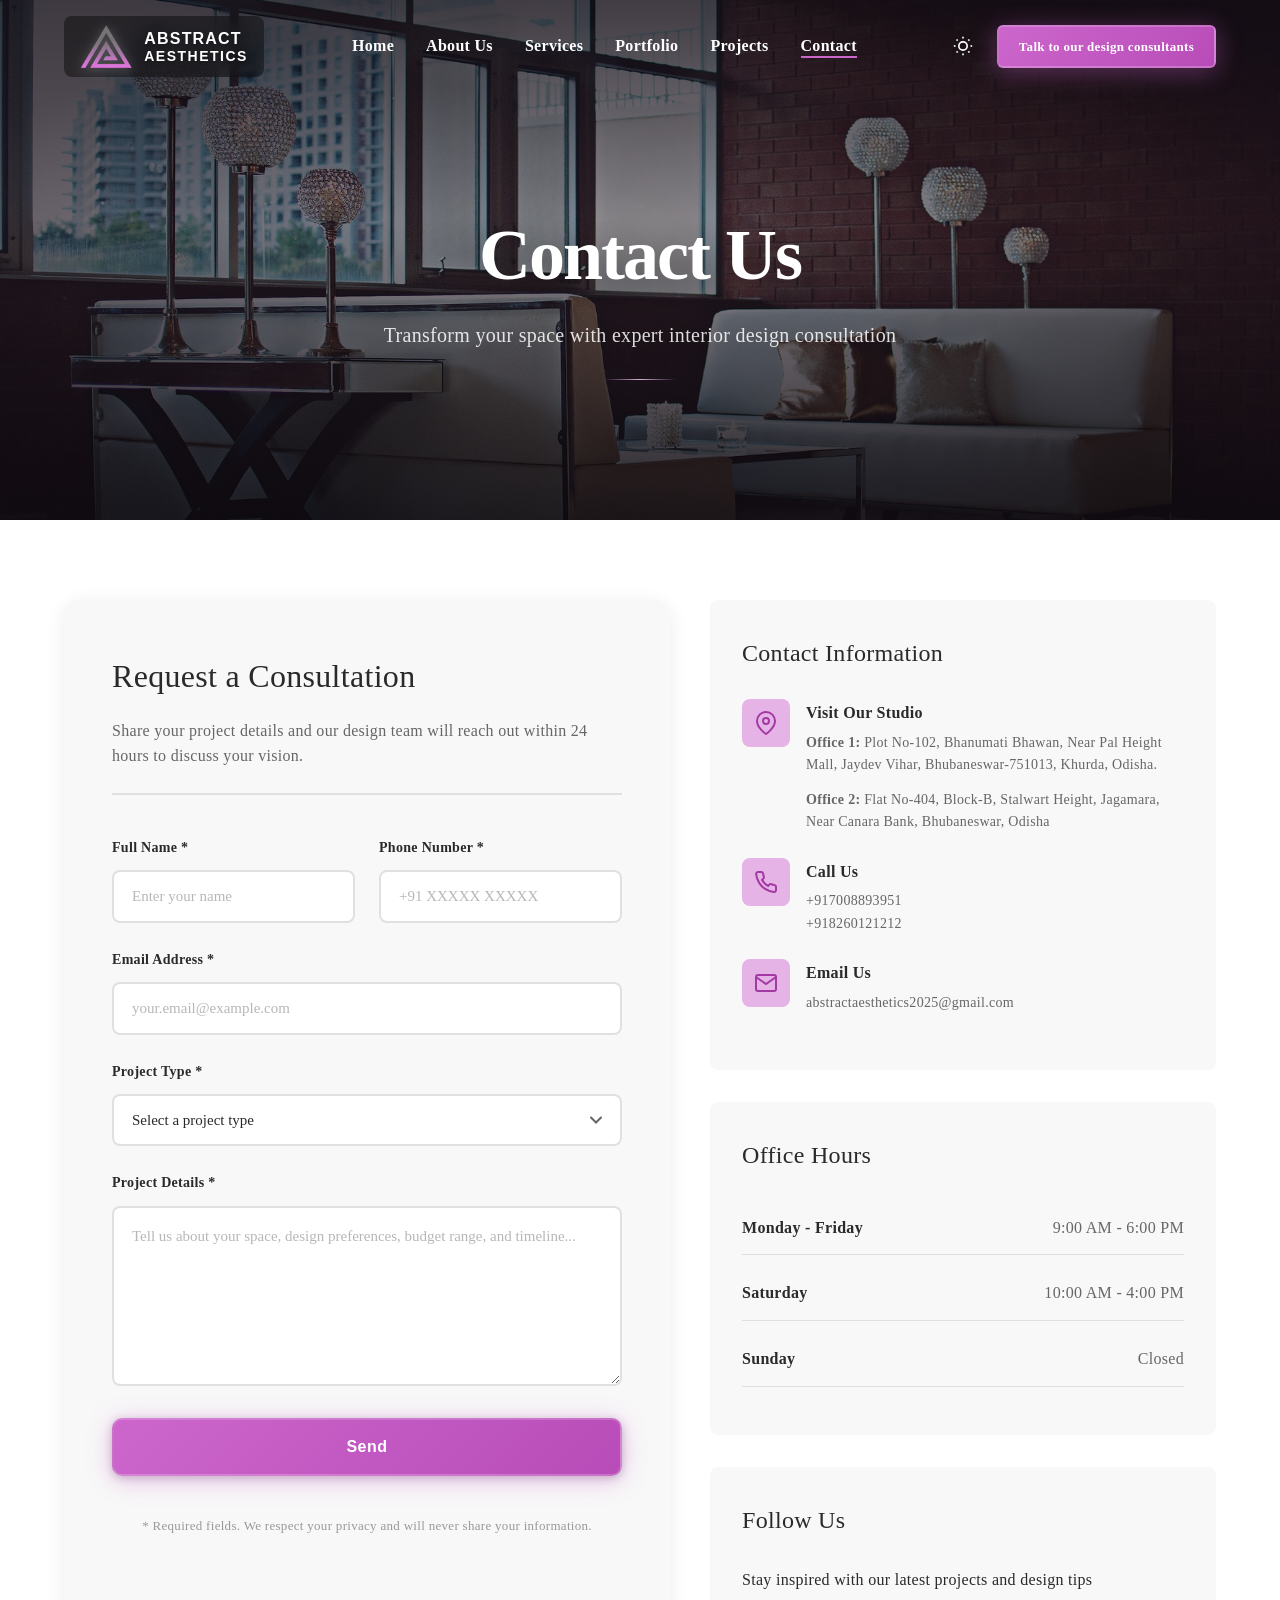
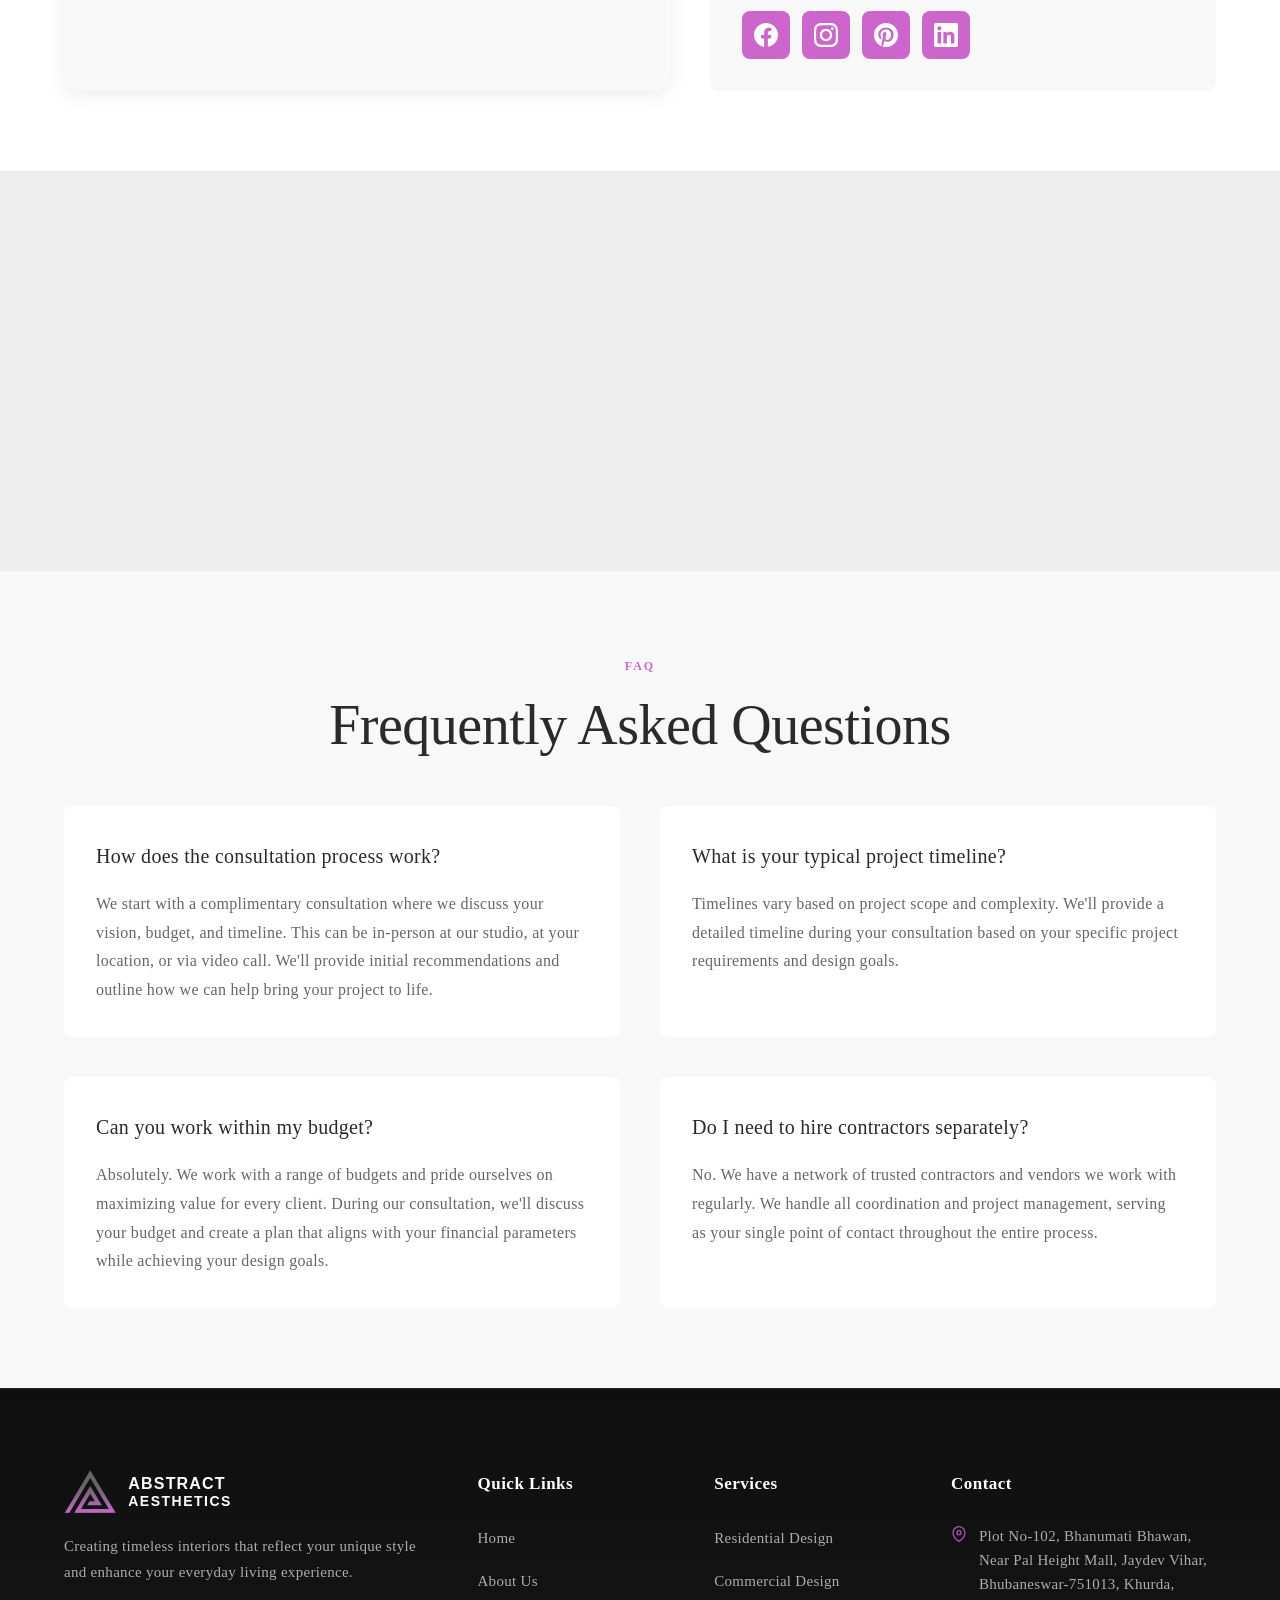
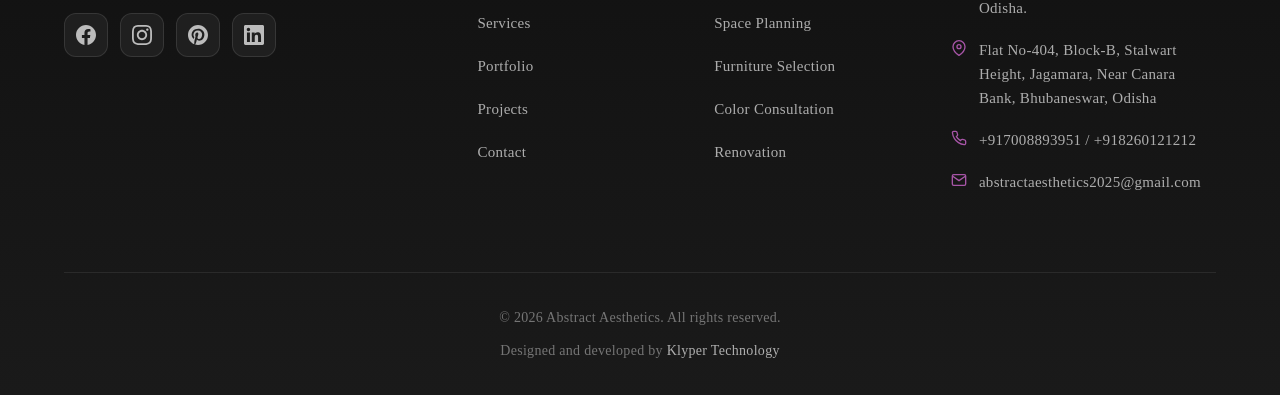
<file: contact.html>
<!DOCTYPE html>
<html lang="en" data-theme="light">
<head>
    <meta charset="UTF-8">
    <meta name="viewport" content="width=device-width, initial-scale=1.0">
    <title>Contact Us - Abstract Aesthetics Interior Design</title>
    <link rel="stylesheet" href="styles.css">
</head>
<body>
         <nav class="navbar">
      <div class="container nav-container">
        <a href="index.html" class="logo">
          <img
            src="resources/images/abstractlogo.png"
            alt="Abstract Asthetics"
          />
          <span class="logo-text">
            <span class="logo-text-top">Abstract</span>
            <span class="logo-text-bottom">Aesthetics</span>
          </span>
        </a>
        <button class="nav-toggle" aria-label="Toggle navigation">
          <span></span>
          <span></span>
          <span></span>
        </button>
        <ul class="nav-menu">
          <li><a href="index.html" class="nav-link">Home</a></li>
          <li><a href="about.html" class="nav-link">About Us</a></li>
          <li><a href="services.html" class="nav-link">Services</a></li>
          <li><a href="portfolio.html" class="nav-link">Portfolio</a></li>
          <li><a href="projects.html" class="nav-link">Projects</a></li>
          <li><a href="contact.html" class="nav-link active">Contact</a></li>
        </ul>
        <div class="nav-actions">
          <button class="theme-toggle" aria-label="Toggle theme">
            <svg
              class="sun-icon"
              width="20"
              height="20"
              viewBox="0 0 24 24"
              fill="none"
              stroke="currentColor"
              stroke-width="2"
            >
              <circle cx="12" cy="12" r="5"></circle>
              <line x1="12" y1="1" x2="12" y2="3"></line>
              <line x1="12" y1="21" x2="12" y2="23"></line>
              <line x1="4.22" y1="4.22" x2="5.64" y2="5.64"></line>
              <line x1="18.36" y1="18.36" x2="19.78" y2="19.78"></line>
              <line x1="1" y1="12" x2="3" y2="12"></line>
              <line x1="21" y1="12" x2="23" y2="12"></line>
              <line x1="4.22" y1="19.78" x2="5.64" y2="18.36"></line>
              <line x1="18.36" y1="5.64" x2="19.78" y2="4.22"></line>
            </svg>
            <svg
              class="moon-icon"
              width="20"
              height="20"
              viewBox="0 0 24 24"
              fill="none"
              stroke="currentColor"
              stroke-width="2"
            >
              <path d="M21 12.79A9 9 0 1 1 11.21 3 7 7 0 0 0 21 12.79z"></path>
            </svg>
          </button>
          <a href="contact.html" class="btn btn-primary"
            >Talk to our design consultants</a
          >
        </div>
      </div>
    </nav>

    <section class="page-hero about-hero hero-contact">
        <div class="hero-background-pattern"></div>
        <div class="container">
            <div class="page-hero-content">
                <h1 class="page-title">Contact Us</h1>
                <p class="page-subtitle">Transform your space with expert interior design consultation</p>
            </div>
        </div>
    </section>

    <section class="contact-section section">
        <div class="container">
            <div class="contact-layout">
                <div class="contact-form-container">
                    <div class="form-header">
                        <h2>Request a Consultation</h2>
                        <p class="form-intro">Share your project details and our design team will reach out within 24 hours to discuss your vision.</p>
                    </div>
                    <form class="contact-form" id="contactForm">
                        <div class="form-row">
                            <div class="form-group">
                                <label for="firstName">Full Name *</label>
                                <input type="text" id="firstName" name="firstName" placeholder="Enter your name" required>
                            </div>
                            <div class="form-group">
                                <label for="phone">Phone Number *</label>
                                <input type="tel" id="phone" name="phone" placeholder="+91 XXXXX XXXXX" required>
                            </div>
                        </div>
                        <div class="form-group">
                            <label for="email">Email Address *</label>
                            <input type="email" id="email" name="email" placeholder="your.email@example.com" required>
                        </div>
                        <div class="form-group">
                            <label for="projectType">Project Type *</label>
                            <select id="projectType" name="projectType" required>
                                <option value="">Select a project type</option>
                                <option value="residential">Residential Design</option>
                                <option value="commercial">Commercial Design</option>
                                <option value="space-planning">Space Planning</option>
                                <option value="furniture">Furniture Selection</option>
                                <option value="renovation">Renovation & Remodeling</option>
                                <option value="consultation">Design Consultation</option>
                                <option value="other">Other</option>
                            </select>
                        </div>
                        <div class="form-group">
                            <label for="message">Project Details *</label>
                            <textarea id="message" name="message" rows="6" placeholder="Tell us about your space, design preferences, budget range, and timeline..." required></textarea>
                        </div>
                        <button type="submit" class="btn btn-primary btn-large">Send</button>
                        <p class="form-note">* Required fields. We respect your privacy and will never share your information.</p>
                    </form>
                    </form>
                </div>

                <div class="contact-info-container">
                    <div class="contact-info-card">
                        <h3>Contact Information</h3>
                        <div class="contact-info-item">
                            <div class="contact-icon">
                                <svg width="24" height="24" viewBox="0 0 24 24" fill="none" stroke="currentColor" stroke-width="2">
                                    <path d="M21 10c0 7-9 13-9 13s-9-6-9-13a9 9 0 0 1 18 0z"></path>
                                    <circle cx="12" cy="10" r="3"></circle>
                                </svg>
                            </div>
                            <div>
                                <h4>Visit Our Studio</h4>
                                <p><strong>Office 1:</strong> Plot No-102, Bhanumati Bhawan, Near Pal Height Mall, Jaydev Vihar, Bhubaneswar-751013, Khurda, Odisha.</p>
                                <p style="margin-top: 12px;"><strong>Office 2:</strong> Flat No-404, Block-B, Stalwart Height, Jagamara, Near Canara Bank, Bhubaneswar, Odisha</p>
                            </div>
                        </div>
                        <div class="contact-info-item">
                            <div class="contact-icon">
                                <svg width="24" height="24" viewBox="0 0 24 24" fill="none" stroke="currentColor" stroke-width="2">
                                    <path d="M22 16.92v3a2 2 0 0 1-2.18 2 19.79 19.79 0 0 1-8.63-3.07 19.5 19.5 0 0 1-6-6 19.79 19.79 0 0 1-3.07-8.67A2 2 0 0 1 4.11 2h3a2 2 0 0 1 2 1.72 12.84 12.84 0 0 0 .7 2.81 2 2 0 0 1-.45 2.11L8.09 9.91a16 16 0 0 0 6 6l1.27-1.27a2 2 0 0 1 2.11-.45 12.84 12.84 0 0 0 2.81.7A2 2 0 0 1 22 16.92z"></path>
                                </svg>
                            </div>
                            <div>
                                <h4>Call Us</h4>
                                <p>+917008893951<br>+918260121212</p>
                            </div>
                        </div>
                        <div class="contact-info-item">
                            <div class="contact-icon">
                                <svg width="24" height="24" viewBox="0 0 24 24" fill="none" stroke="currentColor" stroke-width="2">
                                    <path d="M4 4h16c1.1 0 2 .9 2 2v12c0 1.1-.9 2-2 2H4c-1.1 0-2-.9-2-2V6c0-1.1.9-2 2-2z"></path>
                                    <polyline points="22,6 12,13 2,6"></polyline>
                                </svg>
                            </div>
                            <div>
                                <h4>Email Us</h4>
                                <p>abstractaesthetics2025@gmail.com</p>
                            </div>
                        </div>
                    </div>

                    <div class="contact-info-card">
                        <h3>Office Hours</h3>
                        <div class="hours-list">
                            <div class="hours-item">
                                <span class="day">Monday - Friday</span>
                                <span class="time">9:00 AM - 6:00 PM</span>
                            </div>
                            <div class="hours-item">
                                <span class="day">Saturday</span>
                                <span class="time">10:00 AM - 4:00 PM</span>
                            </div>
                            <div class="hours-item">
                                <span class="day">Sunday</span>
                                <span class="time">Closed</span>
                            </div>
                        </div>
                    </div>

                    <div class="contact-info-card">
                        <h3>Follow Us</h3>
                        <p>Stay inspired with our latest projects and design tips</p>
                        <div class="social-links-large">
                            <a href="#" class="social-link-large" aria-label="Facebook">
                                <svg width="24" height="24" viewBox="0 0 24 24" fill="currentColor">
                                    <path d="M24 12.073c0-6.627-5.373-12-12-12s-12 5.373-12 12c0 5.99 4.388 10.954 10.125 11.854v-8.385H7.078v-3.47h3.047V9.43c0-3.007 1.792-4.669 4.533-4.669 1.312 0 2.686.235 2.686.235v2.953H15.83c-1.491 0-1.956.925-1.956 1.874v2.25h3.328l-.532 3.47h-2.796v8.385C19.612 23.027 24 18.062 24 12.073z"/>
                                </svg>
                            </a>
                            <a href="#" class="social-link-large" aria-label="Instagram">
                                <svg width="24" height="24" viewBox="0 0 24 24" fill="currentColor">
                                    <path d="M12 2.163c3.204 0 3.584.012 4.85.07 3.252.148 4.771 1.691 4.919 4.919.058 1.265.069 1.645.069 4.849 0 3.205-.012 3.584-.069 4.849-.149 3.225-1.664 4.771-4.919 4.919-1.266.058-1.644.07-4.85.07-3.204 0-3.584-.012-4.849-.07-3.26-.149-4.771-1.699-4.919-4.92-.058-1.265-.07-1.644-.07-4.849 0-3.204.013-3.583.07-4.849.149-3.227 1.664-4.771 4.919-4.919 1.266-.057 1.645-.069 4.849-.069zm0-2.163c-3.259 0-3.667.014-4.947.072-4.358.2-6.78 2.618-6.98 6.98-.059 1.281-.073 1.689-.073 4.948 0 3.259.014 3.668.072 4.948.2 4.358 2.618 6.78 6.98 6.98 1.281.058 1.689.072 4.948.072 3.259 0 3.668-.014 4.948-.072 4.354-.2 6.782-2.618 6.979-6.98.059-1.28.073-1.689.073-4.948 0-3.259-.014-3.667-.072-4.947-.196-4.354-2.617-6.78-6.979-6.98-1.281-.059-1.69-.073-4.949-.073zm0 5.838c-3.403 0-6.162 2.759-6.162 6.162s2.759 6.163 6.162 6.163 6.162-2.759 6.162-6.163c0-3.403-2.759-6.162-6.162-6.162zm0 10.162c-2.209 0-4-1.79-4-4 0-2.209 1.791-4 4-4s4 1.791 4 4c0 2.21-1.791 4-4 4zm6.406-11.845c-.796 0-1.441.645-1.441 1.44s.645 1.44 1.441 1.44c.795 0 1.439-.645 1.439-1.44s-.644-1.44-1.439-1.44z"/>
                                </svg>
                            </a>
                            <a href="#" class="social-link-large" aria-label="Pinterest">
                                <svg width="24" height="24" viewBox="0 0 24 24" fill="currentColor">
                                    <path d="M12 0c-6.627 0-12 5.372-12 12 0 5.084 3.163 9.426 7.627 11.174-.105-.949-.2-2.405.042-3.441.218-.937 1.407-5.965 1.407-5.965s-.359-.719-.359-1.782c0-1.668.967-2.914 2.171-2.914 1.023 0 1.518.769 1.518 1.69 0 1.029-.655 2.568-.994 3.995-.283 1.194.599 2.169 1.777 2.169 2.133 0 3.772-2.249 3.772-5.495 0-2.873-2.064-4.882-5.012-4.882-3.414 0-5.418 2.561-5.418 5.207 0 1.031.397 2.138.893 2.738.098.119.112.224.083.345l-.333 1.36c-.053.22-.174.267-.402.161-1.499-.698-2.436-2.889-2.436-4.649 0-3.785 2.75-7.262 7.929-7.262 4.163 0 7.398 2.967 7.398 6.931 0 4.136-2.607 7.464-6.227 7.464-1.216 0-2.359-.631-2.75-1.378l-.748 2.853c-.271 1.043-1.002 2.35-1.492 3.146 1.124.347 2.317.535 3.554.535 6.627 0 12-5.373 12-12 0-6.628-5.373-12-12-12z"/>
                                </svg>
                            </a>
                            <a href="#" class="social-link-large" aria-label="LinkedIn">
                                <svg width="24" height="24" viewBox="0 0 24 24" fill="currentColor">
                                    <path d="M20.447 20.452h-3.554v-5.569c0-1.328-.027-3.037-1.852-3.037-1.853 0-2.136 1.445-2.136 2.939v5.667H9.351V9h3.414v1.561h.046c.477-.9 1.637-1.85 3.37-1.85 3.601 0 4.267 2.37 4.267 5.455v6.286zM5.337 7.433c-1.144 0-2.063-.926-2.063-2.065 0-1.138.92-2.063 2.063-2.063 1.14 0 2.064.925 2.064 2.063 0 1.139-.925 2.065-2.064 2.065zm1.782 13.019H3.555V9h3.564v11.452zM22.225 0H1.771C.792 0 0 .774 0 1.729v20.542C0 23.227.792 24 1.771 24h20.451C23.2 24 24 23.227 24 22.271V1.729C24 .774 23.2 0 22.222 0h.003z"/>
                                </svg>
                            </a>
                        </div>
                    </div>
                </div>
            </div>
        </div>
    </section>

    <section class="map-section">
        <iframe 
            src="https://www.google.com/maps/embed?pb=!1m18!1m12!1m3!1d3742.1234567890123!2d85.8245!3d20.2961!2m3!1f0!2f0!3f0!3m2!1i1024!2i768!4f13.1!3m3!1m2!1s0x0%3A0x0!2zMjDCsDE3JzQ2LjAiTiA4NcKwNDknMjguMiJF!5e0!3m2!1sen!2sin!4v1234567890123!5m2!1sen!2sin"
            width="100%" 
            height="450" 
            style="border:0;" 
            allowfullscreen="" 
            loading="lazy" 
            referrerpolicy="no-referrer-when-downgrade"
            title="Abstract Aesthetics Location - Jaydev Vihar, Bhubaneswar">
        </iframe>
    </section>

    <section class="faq-section section section-dark">
        <div class="container">
            <div class="section-header">
                <span class="label">FAQ</span>
                <h2 class="section-title">Frequently Asked Questions</h2>
            </div>
            <div class="faq-grid">
                <div class="faq-item">
                    <h3>How does the consultation process work?</h3>
                    <p>We start with a complimentary consultation where we discuss your vision, budget, and timeline. This can be in-person at our studio, at your location, or via video call. We'll provide initial recommendations and outline how we can help bring your project to life.</p>
                </div>
                <div class="faq-item">
                    <h3>What is your typical project timeline?</h3>
                    <p>Timelines vary based on project scope and complexity. We'll provide a detailed timeline during your consultation based on your specific project requirements and design goals.</p>
                </div>
                <div class="faq-item">
                    <h3>Can you work within my budget?</h3>
                    <p>Absolutely. We work with a range of budgets and pride ourselves on maximizing value for every client. During our consultation, we'll discuss your budget and create a plan that aligns with your financial parameters while achieving your design goals.</p>
                </div>
                <div class="faq-item">
                    <h3>Do I need to hire contractors separately?</h3>
                    <p>No. We have a network of trusted contractors and vendors we work with regularly. We handle all coordination and project management, serving as your single point of contact throughout the entire process.</p>
                </div>
            </div>
        </div>
    </section>

    <footer class="footer">
      <div class="container">
        <div class="footer-grid">
          <div class="footer-col">
            <div class="footer-logo-container">
              <img src="resources/images/abstractlogo.png" alt="Abstract Aesthetics Logo" class="footer-logo-image">
              <span class="footer-logo-text">
                <span class="footer-logo-text-top">Abstract</span>
                <span class="footer-logo-text-bottom">Aesthetics</span>
              </span>
            </div>
            <p class="footer-description">
              Creating timeless interiors that reflect your unique style and
              enhance your everyday living experience.
            </p>
            <div class="social-links">
              <a href="#" class="social-link" aria-label="Facebook">
                <svg
                  width="20"
                  height="20"
                  viewBox="0 0 24 24"
                  fill="currentColor"
                >
                  <path
                    d="M24 12.073c0-6.627-5.373-12-12-12s-12 5.373-12 12c0 5.99 4.388 10.954 10.125 11.854v-8.385H7.078v-3.47h3.047V9.43c0-3.007 1.792-4.669 4.533-4.669 1.312 0 2.686.235 2.686.235v2.953H15.83c-1.491 0-1.956.925-1.956 1.874v2.25h3.328l-.532 3.47h-2.796v8.385C19.612 23.027 24 18.062 24 12.073z"
                  />
                </svg>
              </a>
              <a href="#" class="social-link" aria-label="Instagram">
                <svg
                  width="20"
                  height="20"
                  viewBox="0 0 24 24"
                  fill="currentColor"
                >
                  <path
                    d="M12 2.163c3.204 0 3.584.012 4.85.07 3.252.148 4.771 1.691 4.919 4.919.058 1.265.069 1.645.069 4.849 0 3.205-.012 3.584-.069 4.849-.149 3.225-1.664 4.771-4.919 4.919-1.266.058-1.644.07-4.85.07-3.204 0-3.584-.012-4.849-.07-3.26-.149-4.771-1.699-4.919-4.92-.058-1.265-.07-1.644-.07-4.849 0-3.204.013-3.583.07-4.849.149-3.227 1.664-4.771 4.919-4.919 1.266-.057 1.645-.069 4.849-.069zm0-2.163c-3.259 0-3.667.014-4.947.072-4.358.2-6.78 2.618-6.98 6.98-.059 1.281-.073 1.689-.073 4.948 0 3.259.014 3.668.072 4.948.2 4.358 2.618 6.78 6.98 6.98 1.281.058 1.689.072 4.948.072 3.259 0 3.668-.014 4.948-.072 4.354-.2 6.782-2.618 6.979-6.98.059-1.28.073-1.689.073-4.948 0-3.259-.014-3.667-.072-4.947-.196-4.354-2.617-6.78-6.979-6.98-1.281-.059-1.69-.073-4.949-.073zm0 5.838c-3.403 0-6.162 2.759-6.162 6.162s2.759 6.163 6.162 6.163 6.162-2.759 6.162-6.163c0-3.403-2.759-6.162-6.162-6.162zm0 10.162c-2.209 0-4-1.79-4-4 0-2.209 1.791-4 4-4s4 1.791 4 4c0 2.21-1.791 4-4 4zm6.406-11.845c-.796 0-1.441.645-1.441 1.44s.645 1.44 1.441 1.44c.795 0 1.439-.645 1.439-1.44s-.644-1.44-1.439-1.44z"
                  />
                </svg>
              </a>
              <a href="#" class="social-link" aria-label="Pinterest">
                <svg
                  width="20"
                  height="20"
                  viewBox="0 0 24 24"
                  fill="currentColor"
                >
                  <path
                    d="M12 0c-6.627 0-12 5.372-12 12 0 5.084 3.163 9.426 7.627 11.174-.105-.949-.2-2.405.042-3.441.218-.937 1.407-5.965 1.407-5.965s-.359-.719-.359-1.782c0-1.668.967-2.914 2.171-2.914 1.023 0 1.518.769 1.518 1.69 0 1.029-.655 2.568-.994 3.995-.283 1.194.599 2.169 1.777 2.169 2.133 0 3.772-2.249 3.772-5.495 0-2.873-2.064-4.882-5.012-4.882-3.414 0-5.418 2.561-5.418 5.207 0 1.031.397 2.138.893 2.738.098.119.112.224.083.345l-.333 1.36c-.053.22-.174.267-.402.161-1.499-.698-2.436-2.889-2.436-4.649 0-3.785 2.75-7.262 7.929-7.262 4.163 0 7.398 2.967 7.398 6.931 0 4.136-2.607 7.464-6.227 7.464-1.216 0-2.359-.631-2.75-1.378l-.748 2.853c-.271 1.043-1.002 2.35-1.492 3.146 1.124.347 2.317.535 3.554.535 6.627 0 12-5.373 12-12 0-6.628-5.373-12-12-12z"
                  />
                </svg>
              </a>
              <a href="#" class="social-link" aria-label="LinkedIn">
                <svg
                  width="20"
                  height="20"
                  viewBox="0 0 24 24"
                  fill="currentColor"
                >
                  <path
                    d="M20.447 20.452h-3.554v-5.569c0-1.328-.027-3.037-1.852-3.037-1.853 0-2.136 1.445-2.136 2.939v5.667H9.351V9h3.414v1.561h.046c.477-.9 1.637-1.85 3.37-1.85 3.601 0 4.267 2.37 4.267 5.455v6.286zM5.337 7.433c-1.144 0-2.063-.926-2.063-2.065 0-1.138.92-2.063 2.063-2.063 1.14 0 2.064.925 2.064 2.063 0 1.139-.925 2.065-2.064 2.065zm1.782 13.019H3.555V9h3.564v11.452zM22.225 0H1.771C.792 0 0 .774 0 1.729v20.542C0 23.227.792 24 1.771 24h20.451C23.2 24 24 23.227 24 22.271V1.729C24 .774 23.2 0 22.222 0h.003z"
                  />
                </svg>
              </a>
            </div>
          </div>
          <div class="footer-col">
            <h4 class="footer-title">Quick Links</h4>
            <ul class="footer-links">
              <li><a href="index.html">Home</a></li>
              <li><a href="about.html">About Us</a></li>
              <li><a href="services.html">Services</a></li>
              <li><a href="portfolio.html">Portfolio</a></li>
              <li><a href="projects.html">Projects</a></li>
              <li><a href="contact.html">Contact</a></li>
            </ul>
          </div>
          <div class="footer-col">
            <h4 class="footer-title">Services</h4>
            <ul class="footer-links">
              <li><a href="services.html">Residential Design</a></li>
              <li><a href="services.html">Commercial Design</a></li>
              <li><a href="services.html">Space Planning</a></li>
              <li><a href="services.html">Furniture Selection</a></li>
              <li><a href="services.html">Color Consultation</a></li>
              <li><a href="services.html">Renovation</a></li>
            </ul>
          </div>
          <div class="footer-col">
            <h4 class="footer-title">Contact</h4>
            <ul class="footer-contact">
              <li>
                <svg
                  width="16"
                  height="16"
                  viewBox="0 0 24 24"
                  fill="none"
                  stroke="currentColor"
                  stroke-width="2"
                >
                  <path
                    d="M21 10c0 7-9 13-9 13s-9-6-9-13a9 9 0 0 1 18 0z"
                  ></path>
                  <circle cx="12" cy="10" r="3"></circle>
                </svg>
                Plot No-102, Bhanumati Bhawan, Near Pal Height Mall, Jaydev Vihar, Bhubaneswar-751013, Khurda, Odisha.
              </li>
               <li>
                <svg
                  width="16"
                  height="16"
                  viewBox="0 0 24 24"
                  fill="none"
                  stroke="currentColor"
                  stroke-width="2"
                >
                  <path
                    d="M21 10c0 7-9 13-9 13s-9-6-9-13a9 9 0 0 1 18 0z"
                  ></path>
                  <circle cx="12" cy="10" r="3"></circle>
                </svg>
                Flat No-404, Block-B, Stalwart Height, Jagamara, Near Canara Bank, Bhubaneswar, Odisha
              </li>
              <li>
                <svg
                  width="16"
                  height="16"
                  viewBox="0 0 24 24"
                  fill="none"
                  stroke="currentColor"
                  stroke-width="2"
                >
                  <path
                    d="M22 16.92v3a2 2 0 0 1-2.18 2 19.79 19.79 0 0 1-8.63-3.07 19.5 19.5 0 0 1-6-6 19.79 19.79 0 0 1-3.07-8.67A2 2 0 0 1 4.11 2h3a2 2 0 0 1 2 1.72 12.84 12.84 0 0 0 .7 2.81 2 2 0 0 1-.45 2.11L8.09 9.91a16 16 0 0 0 6 6l1.27-1.27a2 2 0 0 1 2.11-.45 12.84 12.84 0 0 0 2.81.7A2 2 0 0 1 22 16.92z"
                  ></path>
                </svg>
                +917008893951 / +918260121212
              </li>
              <li>
                <svg
                  width="16"
                  height="16"
                  viewBox="0 0 24 24"
                  fill="none"
                  stroke="currentColor"
                  stroke-width="2"
                >
                  <path
                    d="M4 4h16c1.1 0 2 .9 2 2v12c0 1.1-.9 2-2 2H4c-1.1 0-2-.9-2-2V6c0-1.1.9-2 2-2z"
                  ></path>
                  <polyline points="22,6 12,13 2,6"></polyline>
                </svg>
                abstractaesthetics2025@gmail.com
              </li>
            </ul>
          </div>
        </div>
        <div class="footer-bottom">
          <p>&copy; 2026 Abstract Aesthetics. All rights reserved.</p>
          <p class="footer-credit">Designed and developed by <a href="https://klypertechnology.com" target="_blank" rel="noopener noreferrer">Klyper Technology</a></p>
        </div>
      </div>
    </footer>

    <script src="script.js"></script>
</body>
</html>
</file>
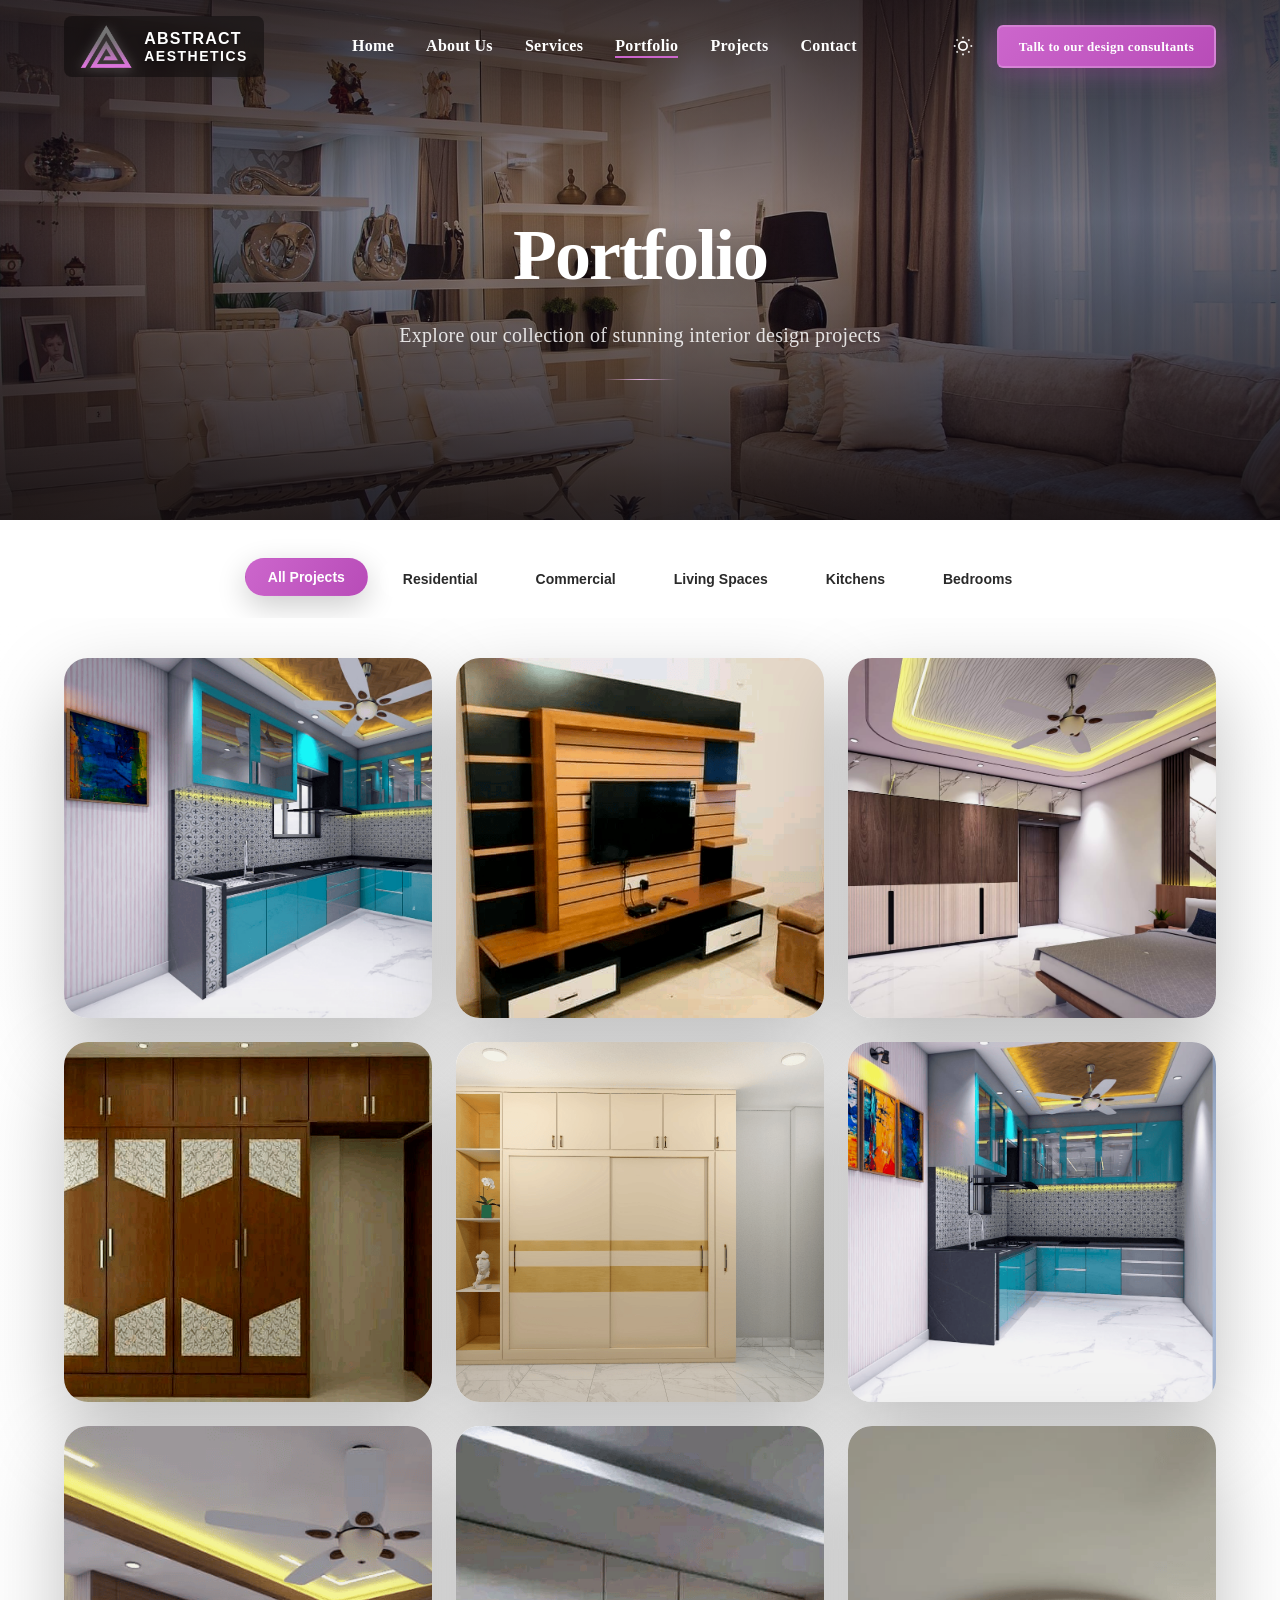
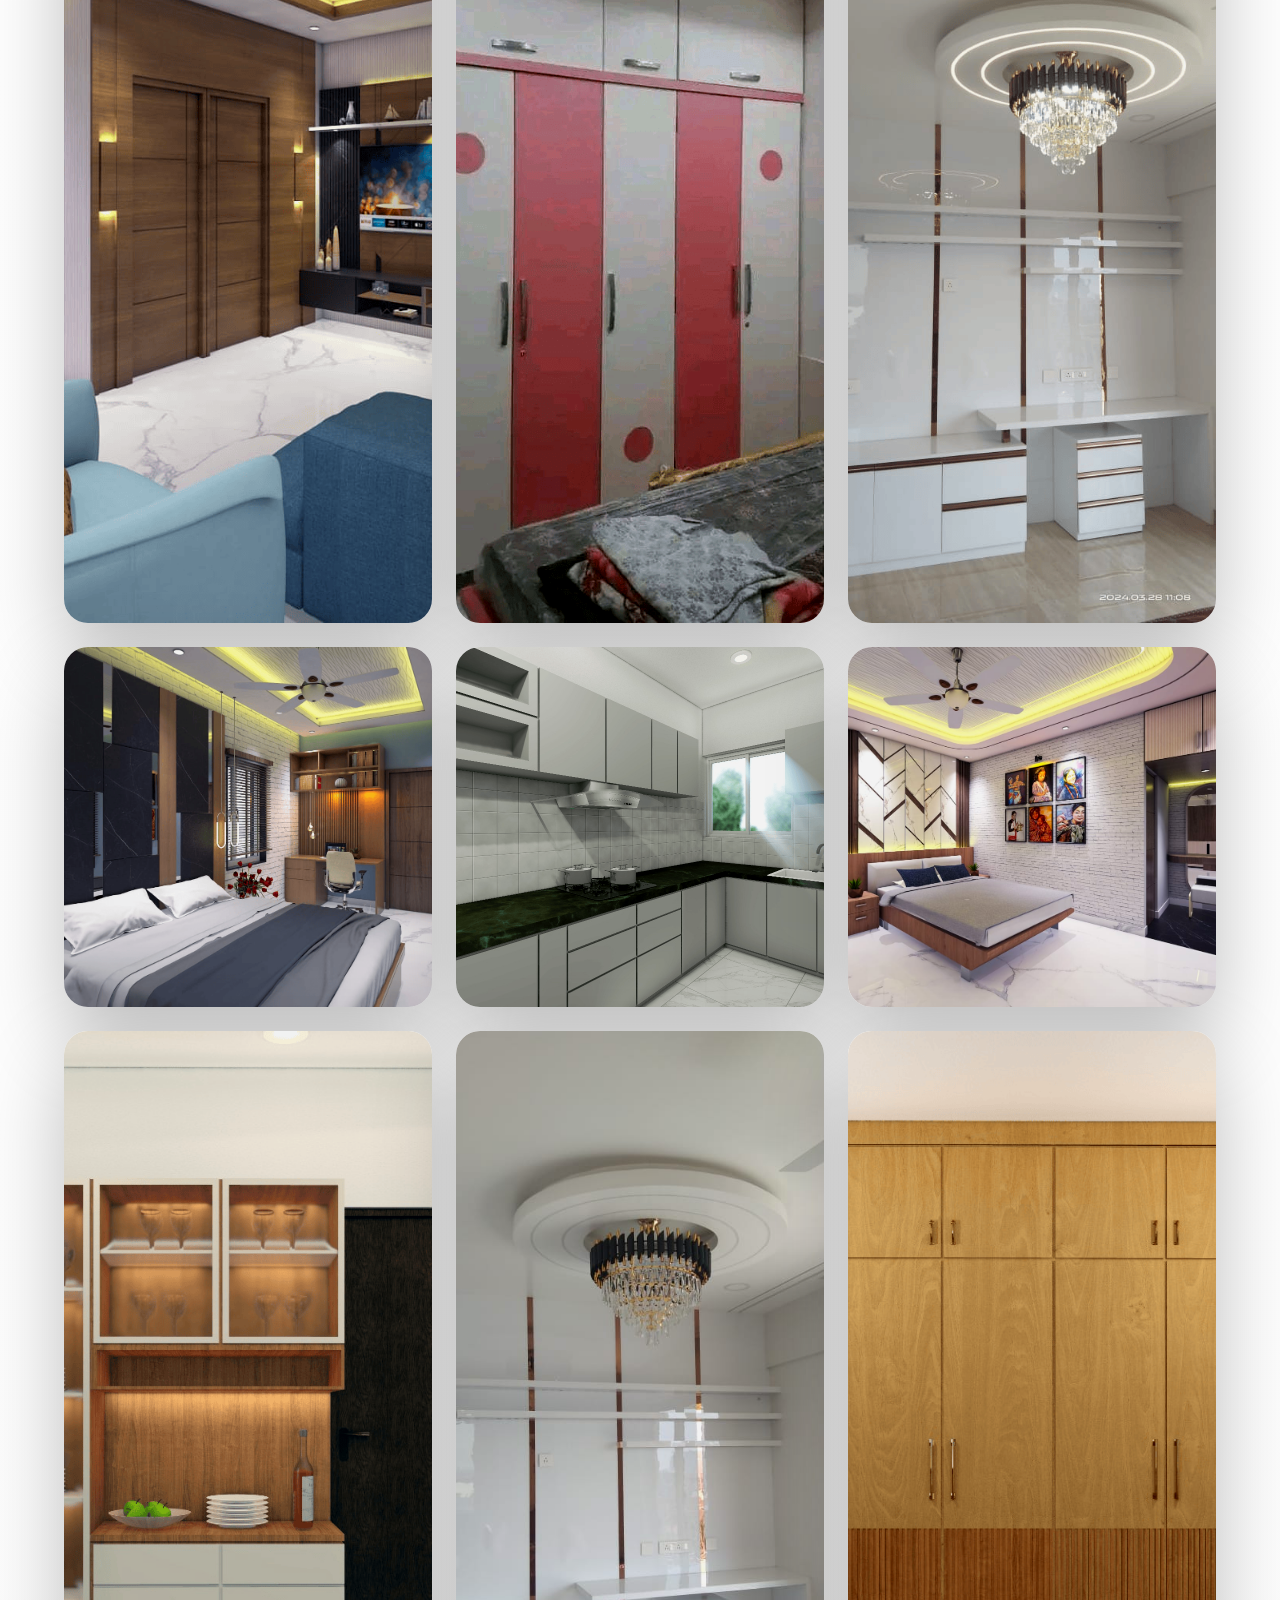
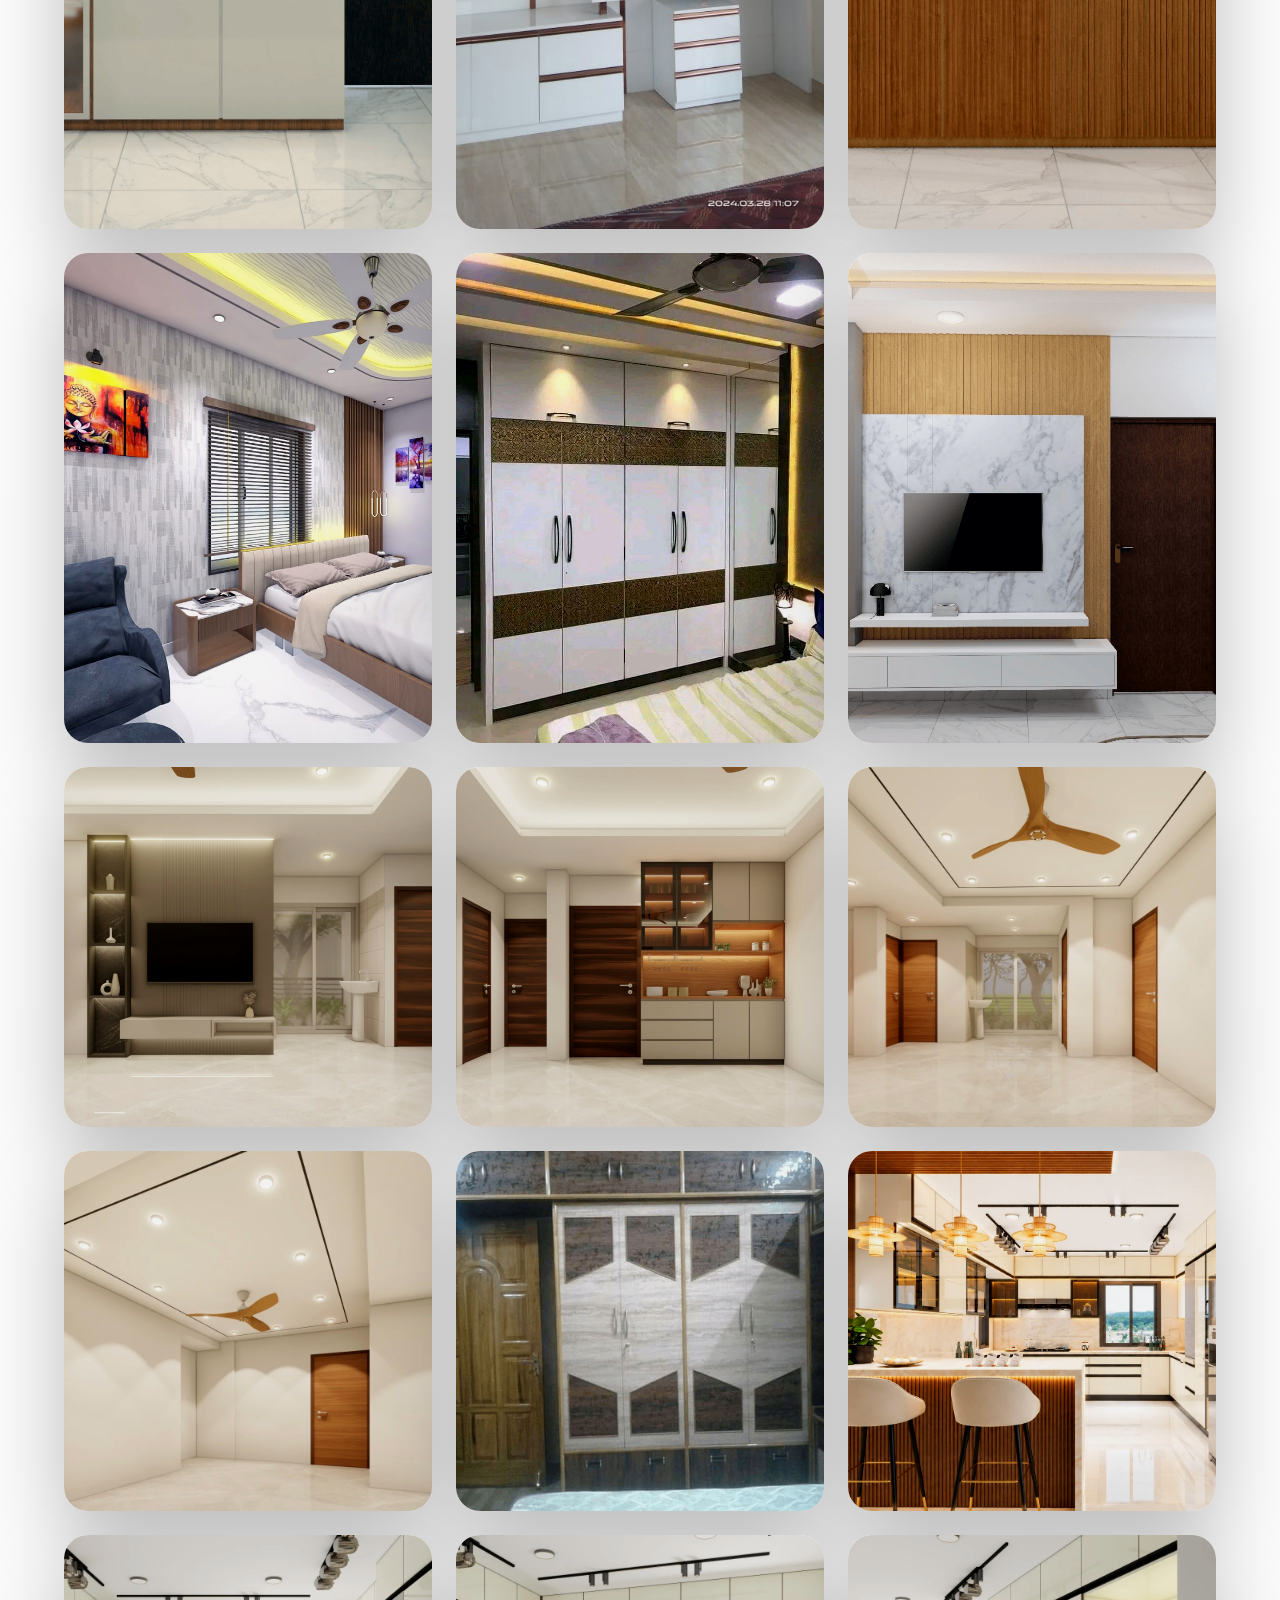
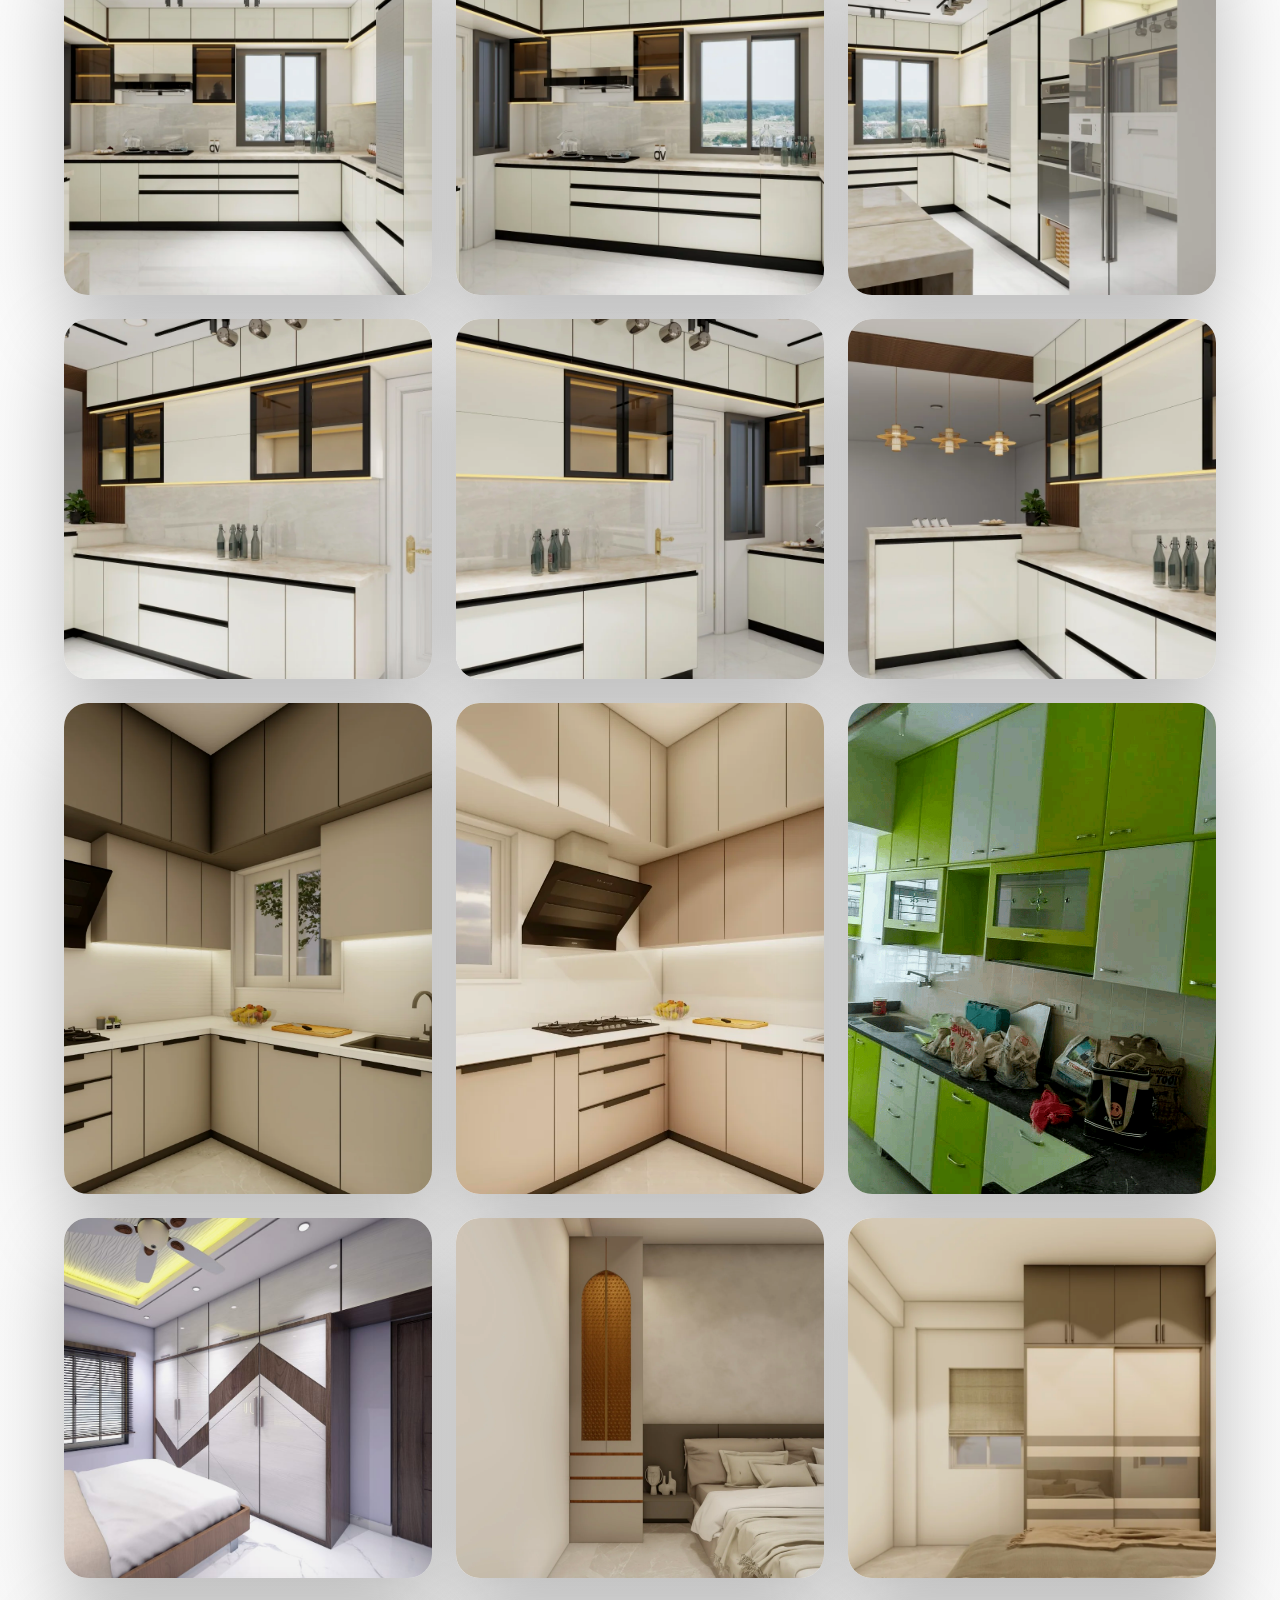
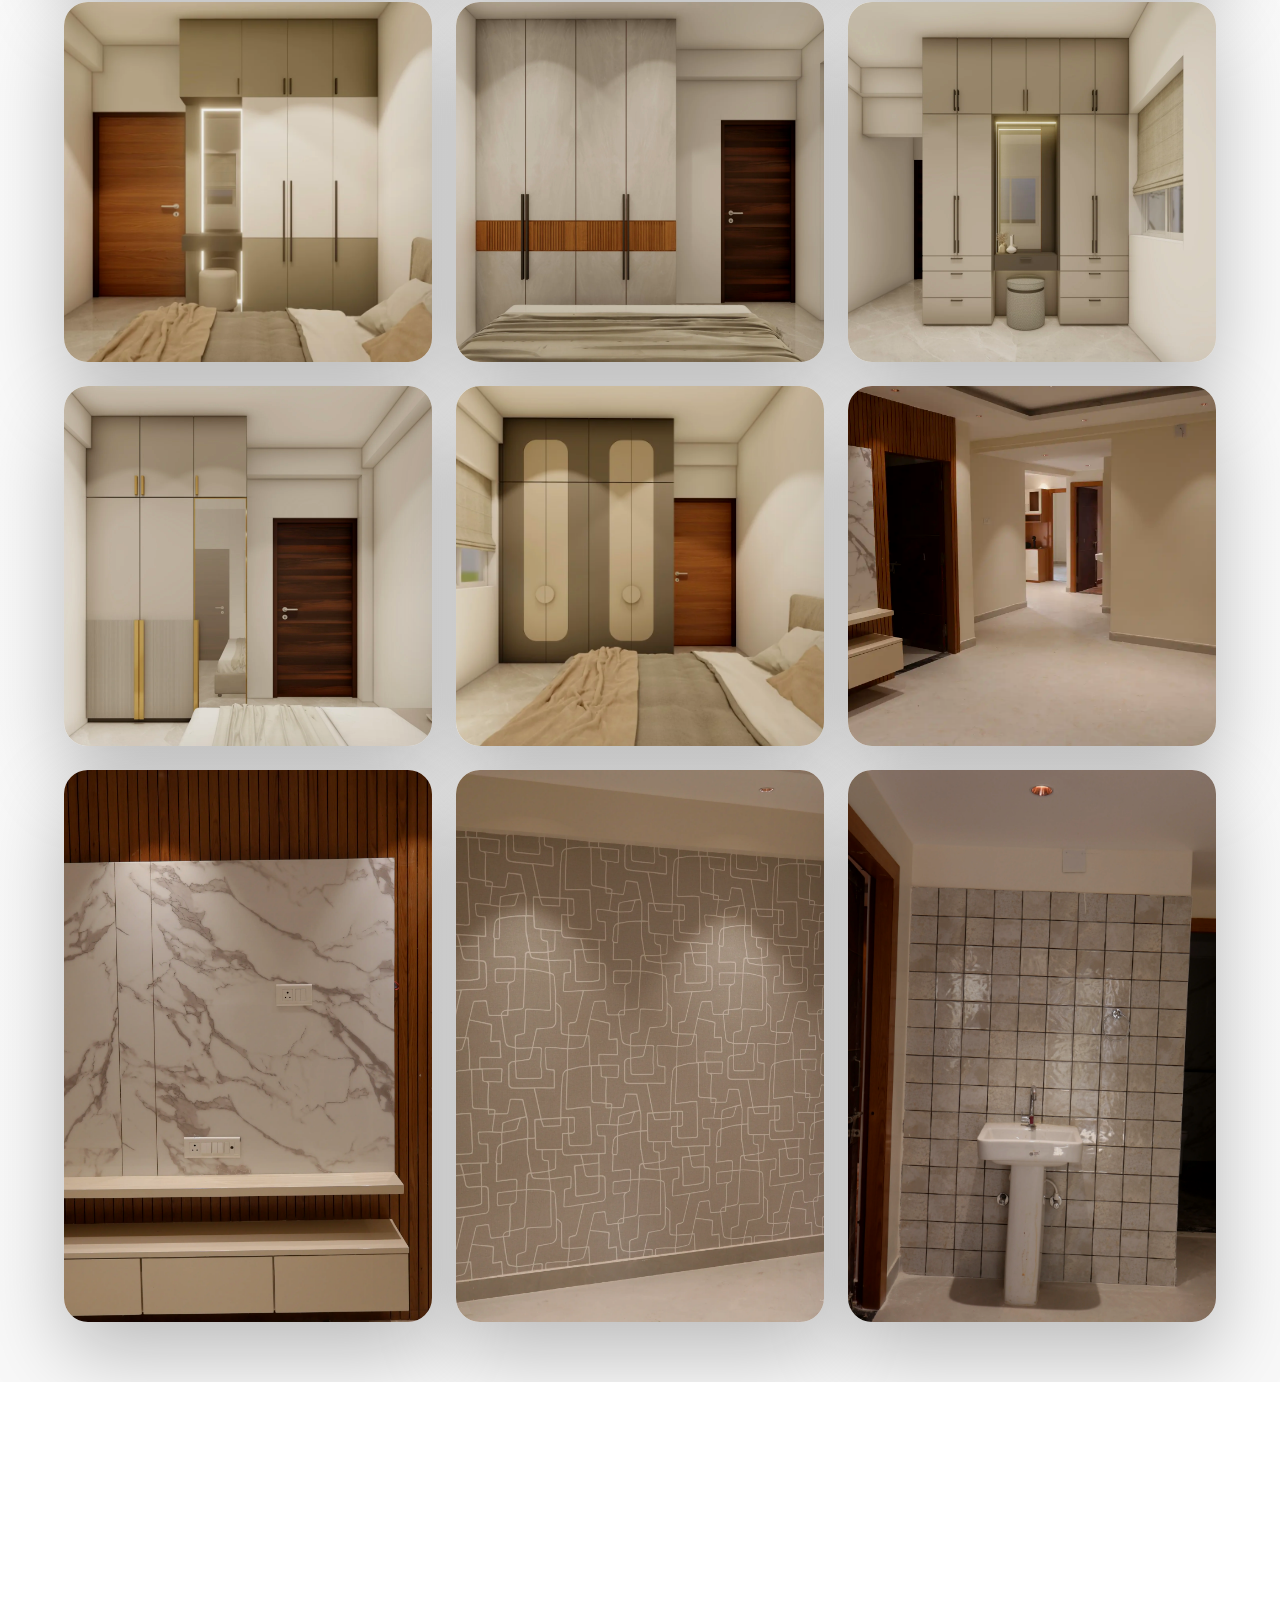
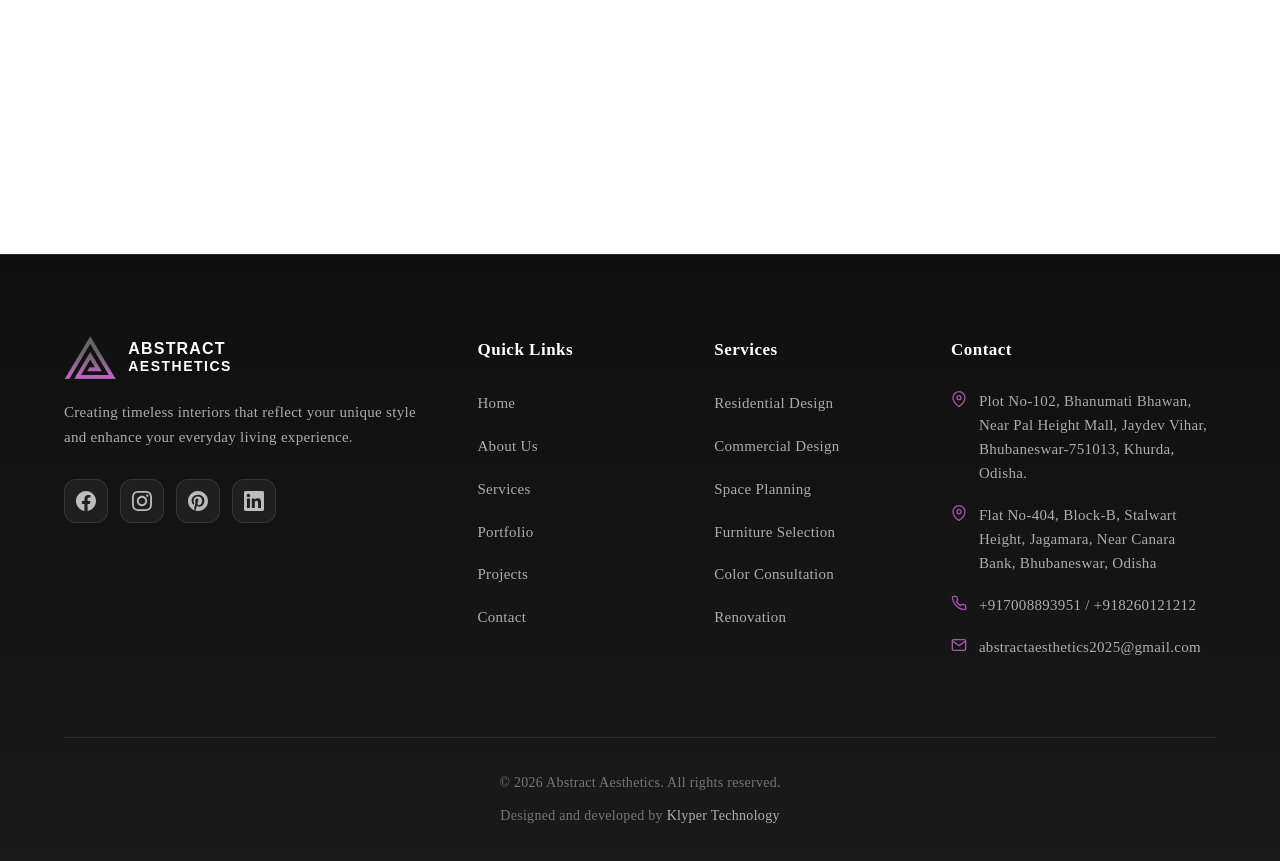
<file: portfolio.html>
<!doctype html>
<html lang="en" data-theme="light">
  <head>
    <meta charset="UTF-8" />
    <meta name="viewport" content="width=device-width, initial-scale=1.0" />
    <title>Portfolio - Abstract Aesthetics Interior Design</title>
    <link rel="stylesheet" href="styles.css" />
  </head>
  <body>
         <nav class="navbar">
      <div class="container nav-container">
        <a href="index.html" class="logo">
          <img
            loading="lazy"
            src="resources/images/abstractlogo.png"
            alt="Abstract Asthetics"
          />
          <span class="logo-text">
            <span class="logo-text-top">Abstract</span>
            <span class="logo-text-bottom">Aesthetics</span>
          </span>
        </a>
        <button class="nav-toggle" aria-label="Toggle navigation">
          <span></span>
          <span></span>
          <span></span>
        </button>
        <ul class="nav-menu">
          <li><a href="index.html" class="nav-link">Home</a></li>
          <li><a href="about.html" class="nav-link">About Us</a></li>
          <li><a href="services.html" class="nav-link">Services</a></li>
          <li><a href="portfolio.html" class="nav-link active">Portfolio</a></li>
          <li><a href="projects.html" class="nav-link">Projects</a></li>
          <li><a href="contact.html" class="nav-link">Contact</a></li>
        </ul>
        <div class="nav-actions">
          <button class="theme-toggle" aria-label="Toggle theme">
            <svg
              class="sun-icon"
              width="20"
              height="20"
              viewBox="0 0 24 24"
              fill="none"
              stroke="currentColor"
              stroke-width="2"
            >
              <circle cx="12" cy="12" r="5"></circle>
              <line x1="12" y1="1" x2="12" y2="3"></line>
              <line x1="12" y1="21" x2="12" y2="23"></line>
              <line x1="4.22" y1="4.22" x2="5.64" y2="5.64"></line>
              <line x1="18.36" y1="18.36" x2="19.78" y2="19.78"></line>
              <line x1="1" y1="12" x2="3" y2="12"></line>
              <line x1="21" y1="12" x2="23" y2="12"></line>
              <line x1="4.22" y1="19.78" x2="5.64" y2="18.36"></line>
              <line x1="18.36" y1="5.64" x2="19.78" y2="4.22"></line>
            </svg>
            <svg
              class="moon-icon"
              width="20"
              height="20"
              viewBox="0 0 24 24"
              fill="none"
              stroke="currentColor"
              stroke-width="2"
            >
              <path d="M21 12.79A9 9 0 1 1 11.21 3 7 7 0 0 0 21 12.79z"></path>
            </svg>
          </button>
          <a href="contact.html" class="btn btn-primary"
            >Talk to our design consultants</a
          >
        </div>
      </div>
    </nav>

    <section class="page-hero about-hero hero-portfolio">
      <div class="hero-background-pattern"></div>
      <div class="container">
        <div class="page-hero-content">
          <h1 class="page-title">Portfolio</h1>
          <p class="page-subtitle">
            Explore our collection of stunning interior design projects
          </p>
        </div>
      </div>
    </section>

    <section class="portfolio-filters section">
      <div class="container">
        <div class="filter-buttons">
          <button class="filter-btn active" data-filter="all">
            All Projects
          </button>
          <button class="filter-btn" data-filter="residential">
            Residential
          </button>
          <button class="filter-btn" data-filter="commercial">
            Commercial
          </button>
          <button class="filter-btn" data-filter="living">Living Spaces</button>
          <button class="filter-btn" data-filter="kitchen">Kitchens</button>
          <button class="filter-btn" data-filter="bedroom">Bedrooms</button>
        </div>
      </div>
    </section>

    <section class="portfolio-gallery section">
      <div class="container">
        <div class="masonry-grid">

        <div class="portfolio-item-large" data-category="residential kitchen">
            <div class="portfolio-image">
              <img loading="lazy" src="resources/images/kitchen_ourwork.png" alt="Modern Kitchen">
            </div>
            <div class="portfolio-overlay">
              <span class="portfolio-category">Residential</span>
              <h3 class="portfolio-title">Modern Kitchen</h3>
              <p class="portfolio-description">
                A contemporary kitchen design featuring sleek cabinetry and state-of-the-art appliances
              </p>
            </div>
          </div>


          <div class="portfolio-item-large" data-category="residential living">
            <div class="portfolio-image">
              <img loading="lazy" src="resources/images/projectimgs/residential_leaving_img1.png" alt="Modern Living Room">
            </div>
            <div class="portfolio-overlay">
              <span class="portfolio-category">Residential</span>
              <h3 class="portfolio-title">Modern Living Room</h3>
              <p class="portfolio-description">
                A contemporary living space featuring clean lines and natural
                materials
              </p>
            </div>
          </div>

          <div class="portfolio-item-large" data-category="residential bedroom">
            <div class="portfolio-image">
              <img loading="lazy" src="resources/images/projectimgs/residential_bedroom_img1.png" alt="Luxury Bedroom Suite">
            </div>
            <div class="portfolio-overlay">
              <span class="portfolio-category">Residential</span>
              <h3 class="portfolio-title">Luxury Bedroom Suite</h3>
              <p class="portfolio-description">
                Elegant master bedroom with custom furniture and sophisticated
                palette
              </p>
            </div>
          </div>

          <div class="portfolio-item-large" data-category="residential kitchen">
            <div class="portfolio-image">
              <img loading="lazy" src="resources/images/projectimgs/residential_kitchen_img1.png" alt="Contemporary Kitchen">
            </div>
            <div class="portfolio-overlay">
              <span class="portfolio-category">Residential</span>
              <h3 class="portfolio-title">Contemporary Kitchen</h3>
              <p class="portfolio-description">
                Sleek modern kitchen with state-of-the-art appliances and custom
                cabinetry
              </p>
            </div>
          </div>

          <div class="portfolio-item-large" data-category="commercial">
            <div class="portfolio-image">
              <img loading="lazy" src="resources/images/projectimgs/commercial_img1.png" alt="Executive Office">
            </div>
            <div class="portfolio-overlay">
              <span class="portfolio-category">Commercial</span>
              <h3 class="portfolio-title">Executive Office</h3>
              <p class="portfolio-description">
                Professional workspace designed for productivity and style
              </p>
            </div>
          </div>

        <div class="portfolio-item-large" data-category="residential kitchen">
            <div class="portfolio-image">
              <img loading="lazy" src="resources/images/kitchen_service.png" alt="Modern Kitchen">
            </div>
            <div class="portfolio-overlay">
              <span class="portfolio-category">Residential</span>
              <h3 class="portfolio-title">Modern Kitchen</h3>
              <p class="portfolio-description">
                A contemporary kitchen design featuring sleek cabinetry and state-of-the-art appliances
              </p>
            </div>
          </div>

           <div class="portfolio-item-large" data-category="residential living">
            <div class="portfolio-image">
              <img loading="lazy" src="resources/images/livingroom_ourwork.png" alt="Minimalist Dining">
            </div>
            <div class="portfolio-overlay">
              <span class="portfolio-category">Residential</span>
              <h3 class="portfolio-title">Living Room</h3>
              <p class="portfolio-description">
                Clean and sophisticated living area with timeless appeal
              </p>
            </div>
          </div>

          <div class="portfolio-item-large" data-category="residential living">
            <div class="portfolio-image">
              <img loading="lazy" src="resources/images/projectimgs/residential_leaving_img2.png" alt="Minimalist Dining">
            </div>
            <div class="portfolio-overlay">
              <span class="portfolio-category">Residential</span>
              <h3 class="portfolio-title">Minimalist Dining</h3>
              <p class="portfolio-description">
                Clean and sophisticated dining area with timeless appeal
              </p>
            </div>
          </div>

          <div class="portfolio-item-large" data-category="commercial">
            <div class="portfolio-image">
              <img loading="lazy" src="resources/images/projectimgs/commercial_img2.png" alt="Boutique Hotel Lobby">
            </div>
            <div class="portfolio-overlay">
              <span class="portfolio-category">Commercial</span>
              <h3 class="portfolio-title">Boutique Hotel Lobby</h3>
              <p class="portfolio-description">
                Welcoming and luxurious hotel entrance design
              </p>
            </div>
          </div>

           <div class="portfolio-item-large" data-category="residential bedroom">
            <div class="portfolio-image">
              <img loading="lazy" src="resources/images/bedroom_ourwork.png" alt="Coastal Bedroom">
            </div>
            <div class="portfolio-overlay">
              <span class="portfolio-category">Residential</span>
              <h3 class="portfolio-title">Coastal Bedroom</h3>
              <p class="portfolio-description">
                Serene bedroom with ocean-inspired color palette
              </p>
            </div>
          </div>

            <div class="portfolio-item-large" data-category="residential kitchen">
            <div class="portfolio-image">
              <img loading="lazy" src="resources/images/inprogress_work1.png" alt="Coastal Bedroom">
            </div>
            <div class="portfolio-overlay">
              <span class="portfolio-category">Residential</span>
              <h3 class="portfolio-title">Coastal Bedroom</h3>
              <p class="portfolio-description">
                Serene bedroom with ocean-inspired color palette
              </p>
            </div>
          </div>

          <div class="portfolio-item-large" data-category="residential bedroom">
            <div class="portfolio-image">
              <img loading="lazy" src="resources/images/projectimgs/residential_bedroom_img2.png" alt="Coastal Bedroom">
            </div>
            <div class="portfolio-overlay">
              <span class="portfolio-category">Residential</span>
              <h3 class="portfolio-title">Coastal Bedroom</h3>
              <p class="portfolio-description">
                Serene bedroom with ocean-inspired color palette
              </p>
            </div>
          </div>

          <div class="portfolio-item-large" data-category="residential living">
            <div class="portfolio-image">
              <img loading="lazy" src="resources/images/projectimgs/residential_img1.png" alt="Urban Loft">
            </div>
            <div class="portfolio-overlay">
              <span class="portfolio-category">Residential</span>
              <h3 class="portfolio-title">Urban Loft</h3>
              <p class="portfolio-description">
                Industrial-chic living space with modern touches
              </p>
            </div>
          </div>

          <div class="portfolio-item-large" data-category="commercial">
            <div class="portfolio-image">
              <img loading="lazy" src="resources/images/projectimgs/commercial_img3.png" alt="Modern Restaurant">
            </div>
            <div class="portfolio-overlay">
              <span class="portfolio-category">Commercial</span>
              <h3 class="portfolio-title">Modern Restaurant</h3>
              <p class="portfolio-description">
                Inviting dining space with contemporary design
              </p>
            </div>
          </div>

          <div class="portfolio-item-large" data-category="residential kitchen">
            <div class="portfolio-image">
              <img loading="lazy" src="resources/images/projectimgs/residential_img2.png" alt="Farmhouse Kitchen">
            </div>
            <div class="portfolio-overlay">
              <span class="portfolio-category">Residential</span>
              <h3 class="portfolio-title">Farmhouse Kitchen</h3>
              <p class="portfolio-description">
                Warm and inviting kitchen with rustic elements
              </p>
            </div>
          </div>

          <div class="portfolio-item-large" data-category="residential bedroom">
            <div class="portfolio-image">
              <img loading="lazy" src="resources/images/projectimgs/residential_bedroom_img3.png" alt="Elegant Master Suite">
            </div>
            <div class="portfolio-overlay">
              <span class="portfolio-category">Residential</span>
              <h3 class="portfolio-title">Elegant Master Suite</h3>
              <p class="portfolio-description">
                Sophisticated bedroom with luxurious finishes
              </p>
            </div>
          </div>

          <div class="portfolio-item-large" data-category="commercial">
            <div class="portfolio-image">
              <img loading="lazy" src="resources/images/projectimgs/commercial_img4.png" alt="Tech Startup Office">
            </div>
            <div class="portfolio-overlay">
              <span class="portfolio-category">Commercial</span>
              <h3 class="portfolio-title">Tech Startup Office</h3>
              <p class="portfolio-description">
                Creative workspace designed for collaboration
              </p>
            </div>
          </div>

          <div class="portfolio-item-large" data-category="residential living">
            <div class="portfolio-image">
              <img loading="lazy" src="resources/images/projectimgs/residential_img3.png" alt="Family Room">
            </div>
            <div class="portfolio-overlay">
              <span class="portfolio-category">Residential</span>
              <h3 class="portfolio-title">Family Room</h3>
              <p class="portfolio-description">
                Comfortable and stylish space for gathering
              </p>
            </div>
          </div>

          <div class="portfolio-item-large" data-category="residential living">
            <div class="portfolio-image">
              <img loading="lazy" src="resources/images/Project2_imgs/abstract_new_project_images/image7.webp" alt="Residential Home living wall">
            </div>
            <div class="portfolio-overlay">
              <span class="portfolio-category">Residential</span>
              <h3 class="portfolio-title">Residential Home Living</h3>
              <p class="portfolio-description">
                An illuminated television wall in a quiet, open living space
              </p>
            </div>
          </div>

          <div class="portfolio-item-large" data-category="residential living">
            <div class="portfolio-image">
              <img loading="lazy" src="resources/images/Project2_imgs/abstract_new_project_images/image1.webp" alt="Residential Home entry and crockery unit">
            </div>
            <div class="portfolio-overlay">
              <span class="portfolio-category">Residential</span>
              <h3 class="portfolio-title">Entry Crockery Unit</h3>
              <p class="portfolio-description">
                Entry foyer with a lit crockery unit and wash area
              </p>
            </div>
          </div>

          <div class="portfolio-item-large" data-category="residential living">
            <div class="portfolio-image">
              <img loading="lazy" src="resources/images/Project2_imgs/abstract_new_project_images/image13.webp" alt="Residential Home corridor">
            </div>
            <div class="portfolio-overlay">
              <span class="portfolio-category">Residential</span>
              <h3 class="portfolio-title">Timber Door Corridor</h3>
              <p class="portfolio-description">
                A wide home corridor finished with warm timber doors
              </p>
            </div>
          </div>

          <div class="portfolio-item-large" data-category="residential living">
            <div class="portfolio-image">
              <img loading="lazy" src="resources/images/Project2_imgs/abstract_new_project_images/image2.webp" alt="Residential Home foyer">
            </div>
            <div class="portfolio-overlay">
              <span class="portfolio-category">Residential</span>
              <h3 class="portfolio-title">Coffered Foyer</h3>
              <p class="portfolio-description">
                A coffered foyer ceiling with soft recessed light
              </p>
            </div>
          </div>

          <div class="portfolio-item-large" data-category="residential kitchen">
            <div class="portfolio-image">
              <img loading="lazy" src="resources/images/projectimgs/residential_img4.png" alt="Luxury Kitchen">
            </div>
            <div class="portfolio-overlay">
              <span class="portfolio-category">Residential</span>
              <h3 class="portfolio-title">Luxury Kitchen</h3>
              <p class="portfolio-description">
                High-end kitchen with premium materials
              </p>
            </div>
          </div>

          <div class="portfolio-item-large" data-category="residential kitchen">
            <div class="portfolio-image">
              <img loading="lazy" src="resources/images/Project2_imgs/abstract_new_project_images/image5.webp" alt="Residential Home kitchen island">
            </div>
            <div class="portfolio-overlay">
              <span class="portfolio-category">Residential</span>
              <h3 class="portfolio-title">Residential Home Island</h3>
              <p class="portfolio-description">
                A wood-slat island and pendant lights in a marble kitchen
              </p>
            </div>
          </div>

          <div class="portfolio-item-large" data-category="residential kitchen">
            <div class="portfolio-image">
              <img loading="lazy" src="resources/images/Project2_imgs/abstract_new_project_images/image19.webp" alt="Residential Home gourmet kitchen">
            </div>
            <div class="portfolio-overlay">
              <span class="portfolio-category">Residential</span>
              <h3 class="portfolio-title">Gourmet Kitchen View</h3>
              <p class="portfolio-description">
                A bright gourmet kitchen with glass cabinets and a wide view
              </p>
            </div>
          </div>

          <div class="portfolio-item-large" data-category="residential kitchen">
            <div class="portfolio-image">
              <img loading="lazy" src="resources/images/Project2_imgs/abstract_new_project_images/image16.webp" alt="Residential Home kitchen window">
            </div>
            <div class="portfolio-overlay">
              <span class="portfolio-category">Residential</span>
              <h3 class="portfolio-title">Window Kitchen Run</h3>
              <p class="portfolio-description">
                A long kitchen run framed by a wide window
              </p>
            </div>
          </div>

          <div class="portfolio-item-large" data-category="residential kitchen">
            <div class="portfolio-image">
              <img loading="lazy" src="resources/images/Project2_imgs/abstract_new_project_images/image18.webp" alt="Residential Home appliance wall">
            </div>
            <div class="portfolio-overlay">
              <span class="portfolio-category">Residential</span>
              <h3 class="portfolio-title">Integrated Appliance Wall</h3>
              <p class="portfolio-description">
                Tall cabinetry with built-in refrigeration and ovens
              </p>
            </div>
          </div>

          <div class="portfolio-item-large" data-category="residential kitchen">
            <div class="portfolio-image">
              <img loading="lazy" src="resources/images/Project2_imgs/abstract_new_project_images/image14.webp" alt="Residential Home marble kitchen counter">
            </div>
            <div class="portfolio-overlay">
              <span class="portfolio-category">Residential</span>
              <h3 class="portfolio-title">Marble Kitchen Counter</h3>
              <p class="portfolio-description">
                Marble counters with lit glass display cabinets
              </p>
            </div>
          </div>

          <div class="portfolio-item-large" data-category="residential kitchen">
            <div class="portfolio-image">
              <img loading="lazy" src="resources/images/Project2_imgs/abstract_new_project_images/image17.webp" alt="Residential Home glass display kitchen">
            </div>
            <div class="portfolio-overlay">
              <span class="portfolio-category">Residential</span>
              <h3 class="portfolio-title">Glass Display Kitchen</h3>
              <p class="portfolio-description">
                Warm under-cabinet light across a stone worktop
              </p>
            </div>
          </div>

          <div class="portfolio-item-large" data-category="residential kitchen">
            <div class="portfolio-image">
              <img loading="lazy" src="resources/images/Project2_imgs/abstract_new_project_images/image20.webp" alt="Residential Home island pendants">
            </div>
            <div class="portfolio-overlay">
              <span class="portfolio-category">Residential</span>
              <h3 class="portfolio-title">Island Pendant Lights</h3>
              <p class="portfolio-description">
                Three pendants over the island beside the marble counter
              </p>
            </div>
          </div>

          <div class="portfolio-item-large" data-category="residential kitchen">
            <div class="portfolio-image">
              <img loading="lazy" src="resources/images/Project2_imgs/abstract_new_project_images/image9.webp" alt="Residential Home taupe corner kitchen">
            </div>
            <div class="portfolio-overlay">
              <span class="portfolio-category">Residential</span>
              <h3 class="portfolio-title">Taupe Corner Kitchen</h3>
              <p class="portfolio-description">
                A calm taupe kitchen finished with concealed lighting
              </p>
            </div>
          </div>

          <div class="portfolio-item-large" data-category="residential kitchen">
            <div class="portfolio-image">
              <img loading="lazy" src="resources/images/Project2_imgs/abstract_new_project_images/image12.webp" alt="Residential Home blush kitchen">
            </div>
            <div class="portfolio-overlay">
              <span class="portfolio-category">Residential</span>
              <h3 class="portfolio-title">Blush Corner Kitchen</h3>
              <p class="portfolio-description">
                A soft blush kitchen set beside a bright window
              </p>
            </div>
          </div>

          <div class="portfolio-item-large" data-category="commercial">
            <div class="portfolio-image">
              <img loading="lazy" src="resources/images/projectimgs/residential_img5.png" alt="Retail Boutique">
            </div>
            <div class="portfolio-overlay">
              <span class="portfolio-category">Commercial</span>
              <h3 class="portfolio-title">Retail Boutique</h3>
              <p class="portfolio-description">
                Elegant retail space showcasing luxury products
              </p>
            </div>
          </div>

          <div class="portfolio-item-large" data-category="residential bedroom">
            <div class="portfolio-image">
              <img loading="lazy" src="resources/images/projectimgs/residential_bedroom_img4.png" alt="Children's Bedroom">
            </div>
            <div class="portfolio-overlay">
              <span class="portfolio-category">Residential</span>
              <h3 class="portfolio-title">Children's Bedroom</h3>
              <p class="portfolio-description">
                Playful and functional space for kids
              </p>
            </div>
          </div>

          <div class="portfolio-item-large" data-category="residential bedroom">
            <div class="portfolio-image">
              <img loading="lazy" src="resources/images/Project2_imgs/abstract_new_project_images/image11.webp" alt="Residential Home bedroom niche">
            </div>
            <div class="portfolio-overlay">
              <span class="portfolio-category">Residential</span>
              <h3 class="portfolio-title">Residential Home Bedroom</h3>
              <p class="portfolio-description">
                A calm bedroom with an arched timber niche beside the bed
              </p>
            </div>
          </div>

          <div class="portfolio-item-large" data-category="residential bedroom">
            <div class="portfolio-image">
              <img loading="lazy" src="resources/images/Project2_imgs/abstract_new_project_images/image4.webp" alt="Residential Home sliding wardrobe">
            </div>
            <div class="portfolio-overlay">
              <span class="portfolio-category">Residential</span>
              <h3 class="portfolio-title">Sliding Wardrobe Suite</h3>
              <p class="portfolio-description">
                A tailored sliding wardrobe in warm neutral tones
              </p>
            </div>
          </div>

          <div class="portfolio-item-large" data-category="residential bedroom">
            <div class="portfolio-image">
              <img loading="lazy" src="resources/images/Project2_imgs/abstract_new_project_images/image6.webp" alt="Residential Home lit dressing niche">
            </div>
            <div class="portfolio-overlay">
              <span class="portfolio-category">Residential</span>
              <h3 class="portfolio-title">Lit Dressing Niche</h3>
              <p class="portfolio-description">
                A wardrobe wall with a softly lit dressing niche
              </p>
            </div>
          </div>

          <div class="portfolio-item-large" data-category="residential bedroom">
            <div class="portfolio-image">
              <img loading="lazy" src="resources/images/Project2_imgs/abstract_new_project_images/image10.webp" alt="Residential Home timber wardrobe">
            </div>
            <div class="portfolio-overlay">
              <span class="portfolio-category">Residential</span>
              <h3 class="portfolio-title">Timber Band Wardrobe</h3>
              <p class="portfolio-description">
                A pale wardrobe accented with a timber band
              </p>
            </div>
          </div>

          <div class="portfolio-item-large" data-category="residential bedroom">
            <div class="portfolio-image">
              <img loading="lazy" src="resources/images/Project2_imgs/abstract_new_project_images/image3.webp" alt="Residential Home dressing vanity">
            </div>
            <div class="portfolio-overlay">
              <span class="portfolio-category">Residential</span>
              <h3 class="portfolio-title">Dressing Vanity Alcove</h3>
              <p class="portfolio-description">
                A dressing alcove with a mirror, drawers, and stool
              </p>
            </div>
          </div>

          <div class="portfolio-item-large" data-category="residential bedroom">
            <div class="portfolio-image">
              <img loading="lazy" src="resources/images/Project2_imgs/abstract_new_project_images/image8.webp" alt="Residential Home gold handle wardrobe">
            </div>
            <div class="portfolio-overlay">
              <span class="portfolio-category">Residential</span>
              <h3 class="portfolio-title">Gold Handle Wardrobe</h3>
              <p class="portfolio-description">
                A bedroom wardrobe finished with slim gold handles
              </p>
            </div>
          </div>

          <div class="portfolio-item-large" data-category="residential bedroom">
            <div class="portfolio-image">
              <img loading="lazy" src="resources/images/Project2_imgs/abstract_new_project_images/image15.webp" alt="Residential Home curved wardrobe">
            </div>
            <div class="portfolio-overlay">
              <span class="portfolio-category">Residential</span>
              <h3 class="portfolio-title">Curved Panel Wardrobe</h3>
              <p class="portfolio-description">
                A feature wardrobe with curved decorative panels
              </p>
            </div>
          </div>

          <div class="portfolio-item-large" data-category="residential living">
            <div class="portfolio-image">
              <img loading="lazy" src="resources/images/project1/fullroom_img.webp" alt="Metropolitan House Living Space">
            </div>
            <div class="portfolio-overlay">
              <span class="portfolio-category">Residential</span>
              <h3 class="portfolio-title">Metropolitan House Full Room</h3>
              <p class="portfolio-description">
                Comprehensive view of luxury living space with custom furnishings
              </p>
            </div>
          </div>

          <div class="portfolio-item-large" data-category="residential living">
            <div class="portfolio-image">
              <img loading="lazy" src="resources/images/project1/tv_unit_img.webp" alt="Custom TV Unit Design">
            </div>
            <div class="portfolio-overlay">
              <span class="portfolio-category">Residential</span>
              <h3 class="portfolio-title">Modern TV Unit</h3>
              <p class="portfolio-description">
                Contemporary entertainment center with sleek design
              </p>
            </div>
          </div>

          <div class="portfolio-item-large" data-category="residential living">
            <div class="portfolio-image">
              <img loading="lazy" src="resources/images/project1/wall_img.webp" alt="Feature Wall Design">
            </div>
            <div class="portfolio-overlay">
              <span class="portfolio-category">Residential</span>
              <h3 class="portfolio-title">Feature Wall Design</h3>
              <p class="portfolio-description">
                Sophisticated wall treatment with modern aesthetic
              </p>
            </div>
          </div>

          <div class="portfolio-item-large" data-category="residential kitchen">
            <div class="portfolio-image">
              <img loading="lazy" src="resources/images/project1/basin_img.webp" alt="Luxury Basin Area">
            </div>
            <div class="portfolio-overlay">
              <span class="portfolio-category">Residential</span>
              <h3 class="portfolio-title">Designer Basin Area</h3>
              <p class="portfolio-description">
                Elegant bathroom basin with premium finishes
              </p>
            </div>
          </div>
        </div>
      </div>
    </section>

    <section class="final-cta">
      <div class="container">
        <div class="cta-content">
          <h2 class="cta-title">Love What You See?</h2>
          <p class="cta-subtitle">
            Let's create something beautiful for your space
          </p>
          <a href="contact.html" class="btn btn-primary btn-large"
            >Start Your Project</a
          >
        </div>
      </div>
    </section>

    <footer class="footer">
      <div class="container">
        <div class="footer-grid">
          <div class="footer-col">
            <div class="footer-logo-container">
              <img loading="lazy" src="resources/images/abstractlogo.png" alt="Abstract Aesthetics Logo" class="footer-logo-image">
              <span class="footer-logo-text">
                <span class="footer-logo-text-top">Abstract</span>
                <span class="footer-logo-text-bottom">Aesthetics</span>
              </span>
            </div>
            <p class="footer-description">
              Creating timeless interiors that reflect your unique style and
              enhance your everyday living experience.
            </p>
            <div class="social-links">
              <a href="#" class="social-link" aria-label="Facebook">
                <svg
                  width="20"
                  height="20"
                  viewBox="0 0 24 24"
                  fill="currentColor"
                >
                  <path
                    d="M24 12.073c0-6.627-5.373-12-12-12s-12 5.373-12 12c0 5.99 4.388 10.954 10.125 11.854v-8.385H7.078v-3.47h3.047V9.43c0-3.007 1.792-4.669 4.533-4.669 1.312 0 2.686.235 2.686.235v2.953H15.83c-1.491 0-1.956.925-1.956 1.874v2.25h3.328l-.532 3.47h-2.796v8.385C19.612 23.027 24 18.062 24 12.073z"
                  />
                </svg>
              </a>
              <a href="#" class="social-link" aria-label="Instagram">
                <svg
                  width="20"
                  height="20"
                  viewBox="0 0 24 24"
                  fill="currentColor"
                >
                  <path
                    d="M12 2.163c3.204 0 3.584.012 4.85.07 3.252.148 4.771 1.691 4.919 4.919.058 1.265.069 1.645.069 4.849 0 3.205-.012 3.584-.069 4.849-.149 3.225-1.664 4.771-4.919 4.919-1.266.058-1.644.07-4.85.07-3.204 0-3.584-.012-4.849-.07-3.26-.149-4.771-1.699-4.919-4.92-.058-1.265-.07-1.644-.07-4.849 0-3.204.013-3.583.07-4.849.149-3.227 1.664-4.771 4.919-4.919 1.266-.057 1.645-.069 4.849-.069zm0-2.163c-3.259 0-3.667.014-4.947.072-4.358.2-6.78 2.618-6.98 6.98-.059 1.281-.073 1.689-.073 4.948 0 3.259.014 3.668.072 4.948.2 4.358 2.618 6.78 6.98 6.98 1.281.058 1.689.072 4.948.072 3.259 0 3.668-.014 4.948-.072 4.354-.2 6.782-2.618 6.979-6.98.059-1.28.073-1.689.073-4.948 0-3.259-.014-3.667-.072-4.947-.196-4.354-2.617-6.78-6.979-6.98-1.281-.059-1.69-.073-4.949-.073zm0 5.838c-3.403 0-6.162 2.759-6.162 6.162s2.759 6.163 6.162 6.163 6.162-2.759 6.162-6.163c0-3.403-2.759-6.162-6.162-6.162zm0 10.162c-2.209 0-4-1.79-4-4 0-2.209 1.791-4 4-4s4 1.791 4 4c0 2.21-1.791 4-4 4zm6.406-11.845c-.796 0-1.441.645-1.441 1.44s.645 1.44 1.441 1.44c.795 0 1.439-.645 1.439-1.44s-.644-1.44-1.439-1.44z"
                  />
                </svg>
              </a>
              <a href="#" class="social-link" aria-label="Pinterest">
                <svg
                  width="20"
                  height="20"
                  viewBox="0 0 24 24"
                  fill="currentColor"
                >
                  <path
                    d="M12 0c-6.627 0-12 5.372-12 12 0 5.084 3.163 9.426 7.627 11.174-.105-.949-.2-2.405.042-3.441.218-.937 1.407-5.965 1.407-5.965s-.359-.719-.359-1.782c0-1.668.967-2.914 2.171-2.914 1.023 0 1.518.769 1.518 1.69 0 1.029-.655 2.568-.994 3.995-.283 1.194.599 2.169 1.777 2.169 2.133 0 3.772-2.249 3.772-5.495 0-2.873-2.064-4.882-5.012-4.882-3.414 0-5.418 2.561-5.418 5.207 0 1.031.397 2.138.893 2.738.098.119.112.224.083.345l-.333 1.36c-.053.22-.174.267-.402.161-1.499-.698-2.436-2.889-2.436-4.649 0-3.785 2.75-7.262 7.929-7.262 4.163 0 7.398 2.967 7.398 6.931 0 4.136-2.607 7.464-6.227 7.464-1.216 0-2.359-.631-2.75-1.378l-.748 2.853c-.271 1.043-1.002 2.35-1.492 3.146 1.124.347 2.317.535 3.554.535 6.627 0 12-5.373 12-12 0-6.628-5.373-12-12-12z"
                  />
                </svg>
              </a>
              <a href="#" class="social-link" aria-label="LinkedIn">
                <svg
                  width="20"
                  height="20"
                  viewBox="0 0 24 24"
                  fill="currentColor"
                >
                  <path
                    d="M20.447 20.452h-3.554v-5.569c0-1.328-.027-3.037-1.852-3.037-1.853 0-2.136 1.445-2.136 2.939v5.667H9.351V9h3.414v1.561h.046c.477-.9 1.637-1.85 3.37-1.85 3.601 0 4.267 2.37 4.267 5.455v6.286zM5.337 7.433c-1.144 0-2.063-.926-2.063-2.065 0-1.138.92-2.063 2.063-2.063 1.14 0 2.064.925 2.064 2.063 0 1.139-.925 2.065-2.064 2.065zm1.782 13.019H3.555V9h3.564v11.452zM22.225 0H1.771C.792 0 0 .774 0 1.729v20.542C0 23.227.792 24 1.771 24h20.451C23.2 24 24 23.227 24 22.271V1.729C24 .774 23.2 0 22.222 0h.003z"
                  />
                </svg>
              </a>
            </div>
          </div>
          <div class="footer-col">
            <h4 class="footer-title">Quick Links</h4>
            <ul class="footer-links">
              <li><a href="index.html">Home</a></li>
              <li><a href="about.html">About Us</a></li>
              <li><a href="services.html">Services</a></li>
              <li><a href="portfolio.html">Portfolio</a></li>
              <li><a href="projects.html">Projects</a></li>
              <li><a href="contact.html">Contact</a></li>
            </ul>
          </div>
          <div class="footer-col">
            <h4 class="footer-title">Services</h4>
            <ul class="footer-links">
              <li><a href="services.html">Residential Design</a></li>
              <li><a href="services.html">Commercial Design</a></li>
              <li><a href="services.html">Space Planning</a></li>
              <li><a href="services.html">Furniture Selection</a></li>
              <li><a href="services.html">Color Consultation</a></li>
              <li><a href="services.html">Renovation</a></li>
            </ul>
          </div>
          <div class="footer-col">
            <h4 class="footer-title">Contact</h4>
            <ul class="footer-contact">
              <li>
                <svg
                  width="16"
                  height="16"
                  viewBox="0 0 24 24"
                  fill="none"
                  stroke="currentColor"
                  stroke-width="2"
                >
                  <path
                    d="M21 10c0 7-9 13-9 13s-9-6-9-13a9 9 0 0 1 18 0z"
                  ></path>
                  <circle cx="12" cy="10" r="3"></circle>
                </svg>
                Plot No-102, Bhanumati Bhawan, Near Pal Height Mall, Jaydev Vihar, Bhubaneswar-751013, Khurda, Odisha.
              </li>
               <li>
                <svg
                  width="16"
                  height="16"
                  viewBox="0 0 24 24"
                  fill="none"
                  stroke="currentColor"
                  stroke-width="2"
                >
                  <path
                    d="M21 10c0 7-9 13-9 13s-9-6-9-13a9 9 0 0 1 18 0z"
                  ></path>
                  <circle cx="12" cy="10" r="3"></circle>
                </svg>
                Flat No-404, Block-B, Stalwart Height, Jagamara, Near Canara Bank, Bhubaneswar, Odisha
              </li>
              <li>
                <svg
                  width="16"
                  height="16"
                  viewBox="0 0 24 24"
                  fill="none"
                  stroke="currentColor"
                  stroke-width="2"
                >
                  <path
                    d="M22 16.92v3a2 2 0 0 1-2.18 2 19.79 19.79 0 0 1-8.63-3.07 19.5 19.5 0 0 1-6-6 19.79 19.79 0 0 1-3.07-8.67A2 2 0 0 1 4.11 2h3a2 2 0 0 1 2 1.72 12.84 12.84 0 0 0 .7 2.81 2 2 0 0 1-.45 2.11L8.09 9.91a16 16 0 0 0 6 6l1.27-1.27a2 2 0 0 1 2.11-.45 12.84 12.84 0 0 0 2.81.7A2 2 0 0 1 22 16.92z"
                  ></path>
                </svg>
                +917008893951 / +918260121212
              </li>
              <li>
                <svg
                  width="16"
                  height="16"
                  viewBox="0 0 24 24"
                  fill="none"
                  stroke="currentColor"
                  stroke-width="2"
                >
                  <path
                    d="M4 4h16c1.1 0 2 .9 2 2v12c0 1.1-.9 2-2 2H4c-1.1 0-2-.9-2-2V6c0-1.1.9-2 2-2z"
                  ></path>
                  <polyline points="22,6 12,13 2,6"></polyline>
                </svg>
                abstractaesthetics2025@gmail.com
              </li>
            </ul>
          </div>
        </div>
        <div class="footer-bottom">
          <p>&copy; 2026 Abstract Aesthetics. All rights reserved.</p>
          <p class="footer-credit">Designed and developed by <a href="https://klypertechnology.com" target="_blank" rel="noopener noreferrer">Klyper Technology</a></p>
        </div>
      </div>
    </footer>

    <script src="script.js"></script>
  </body>
</html>
</file>
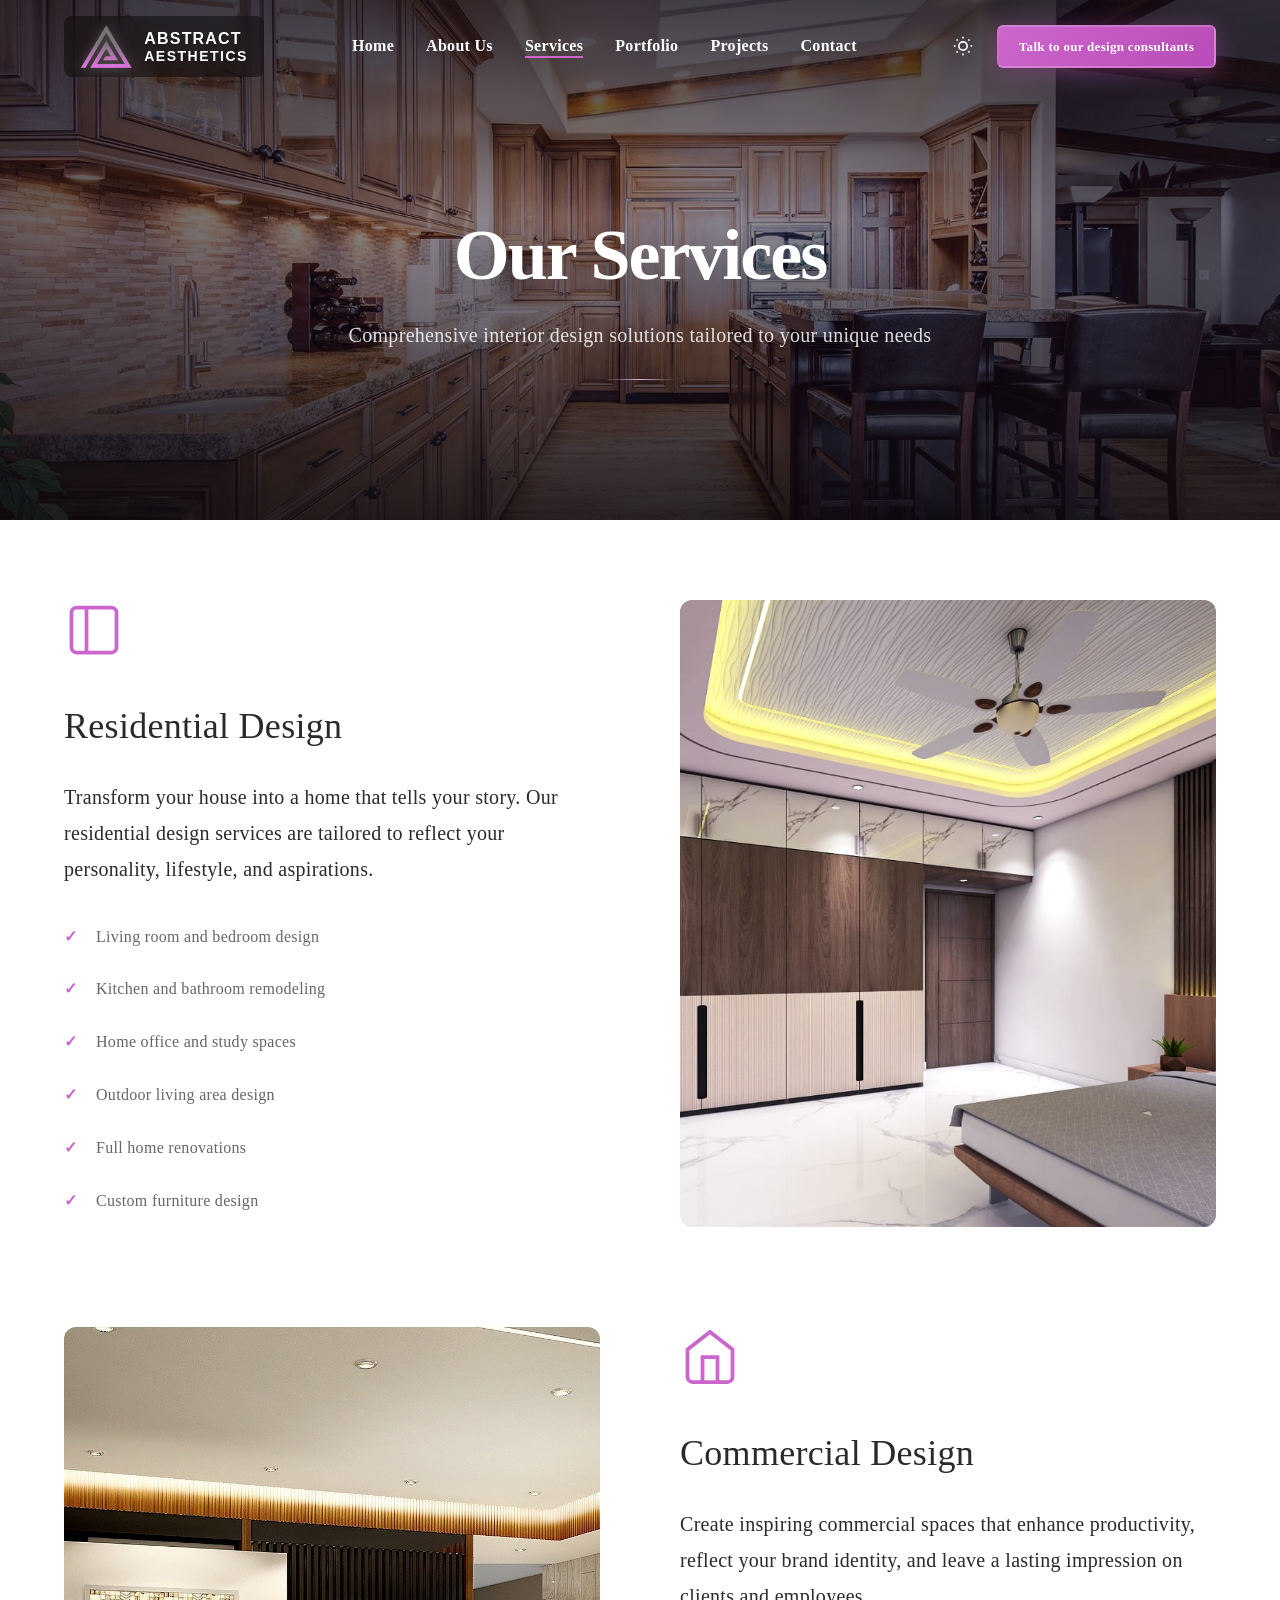
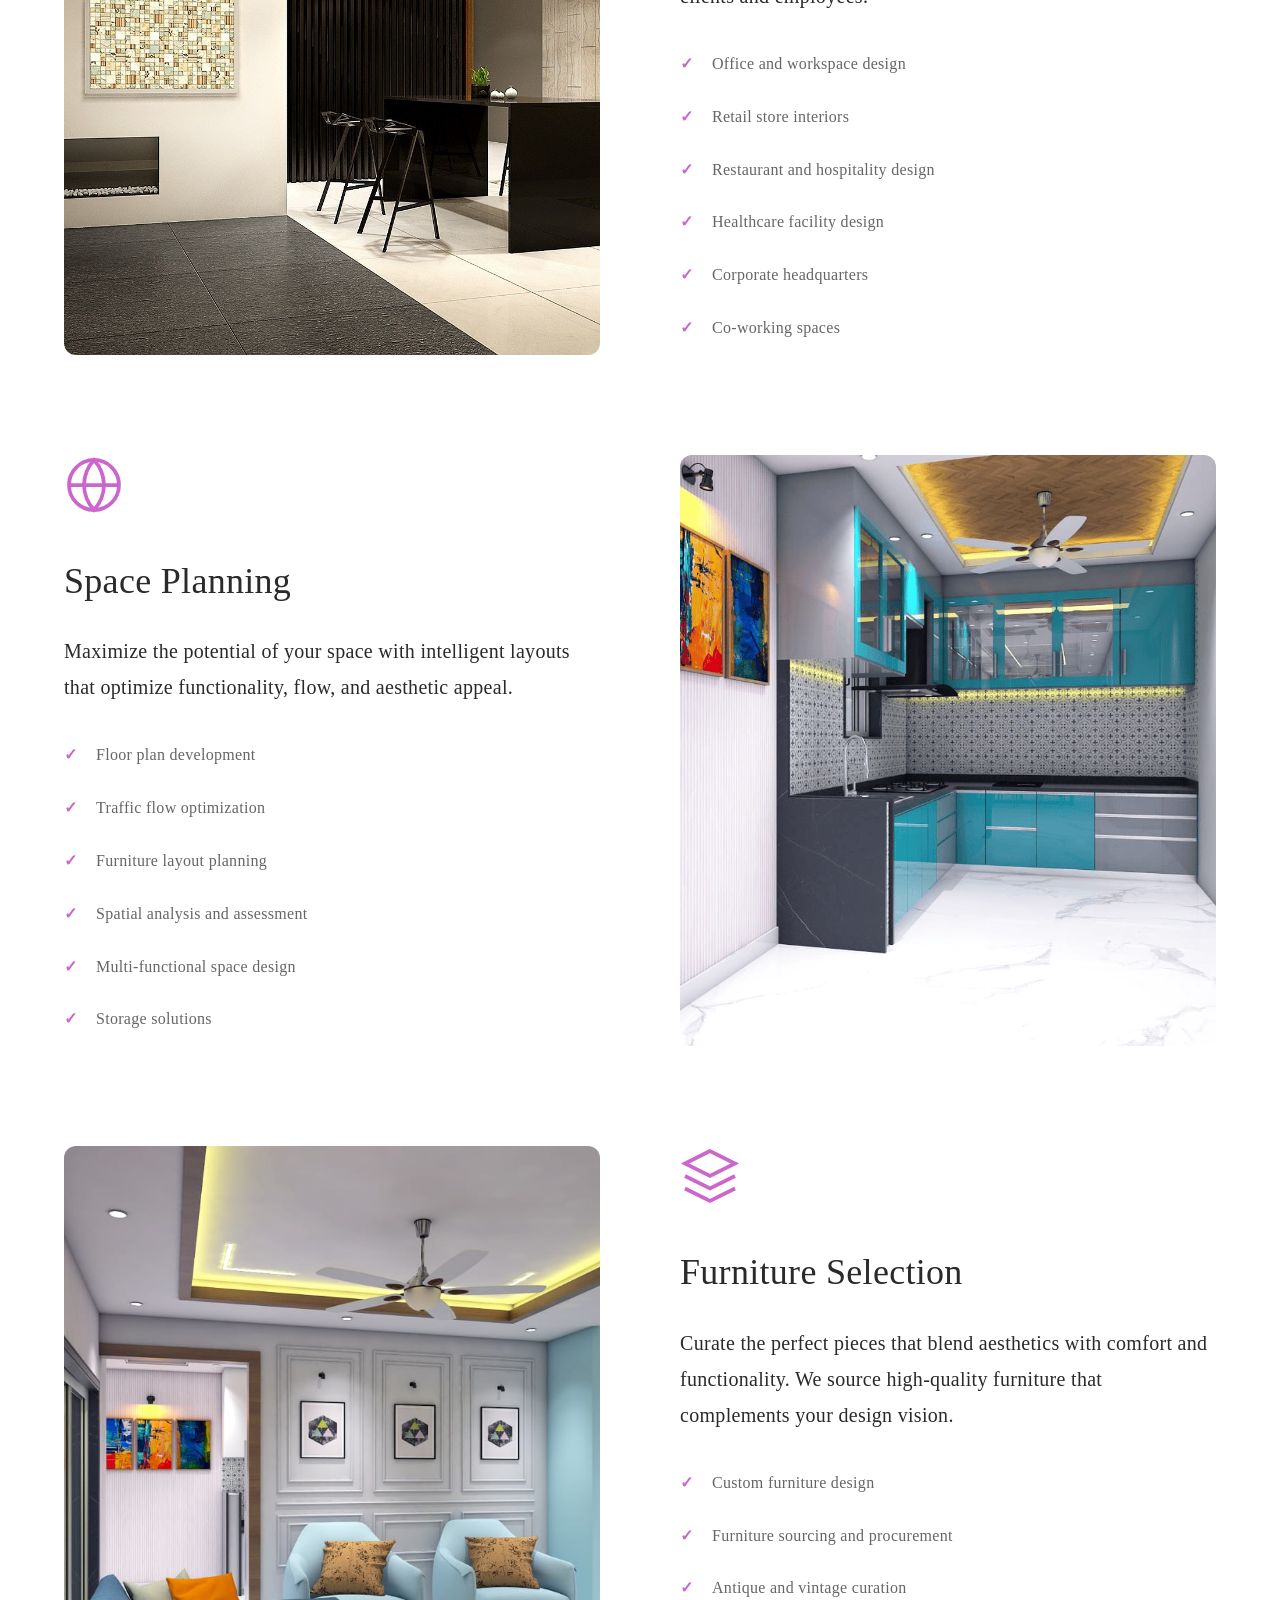
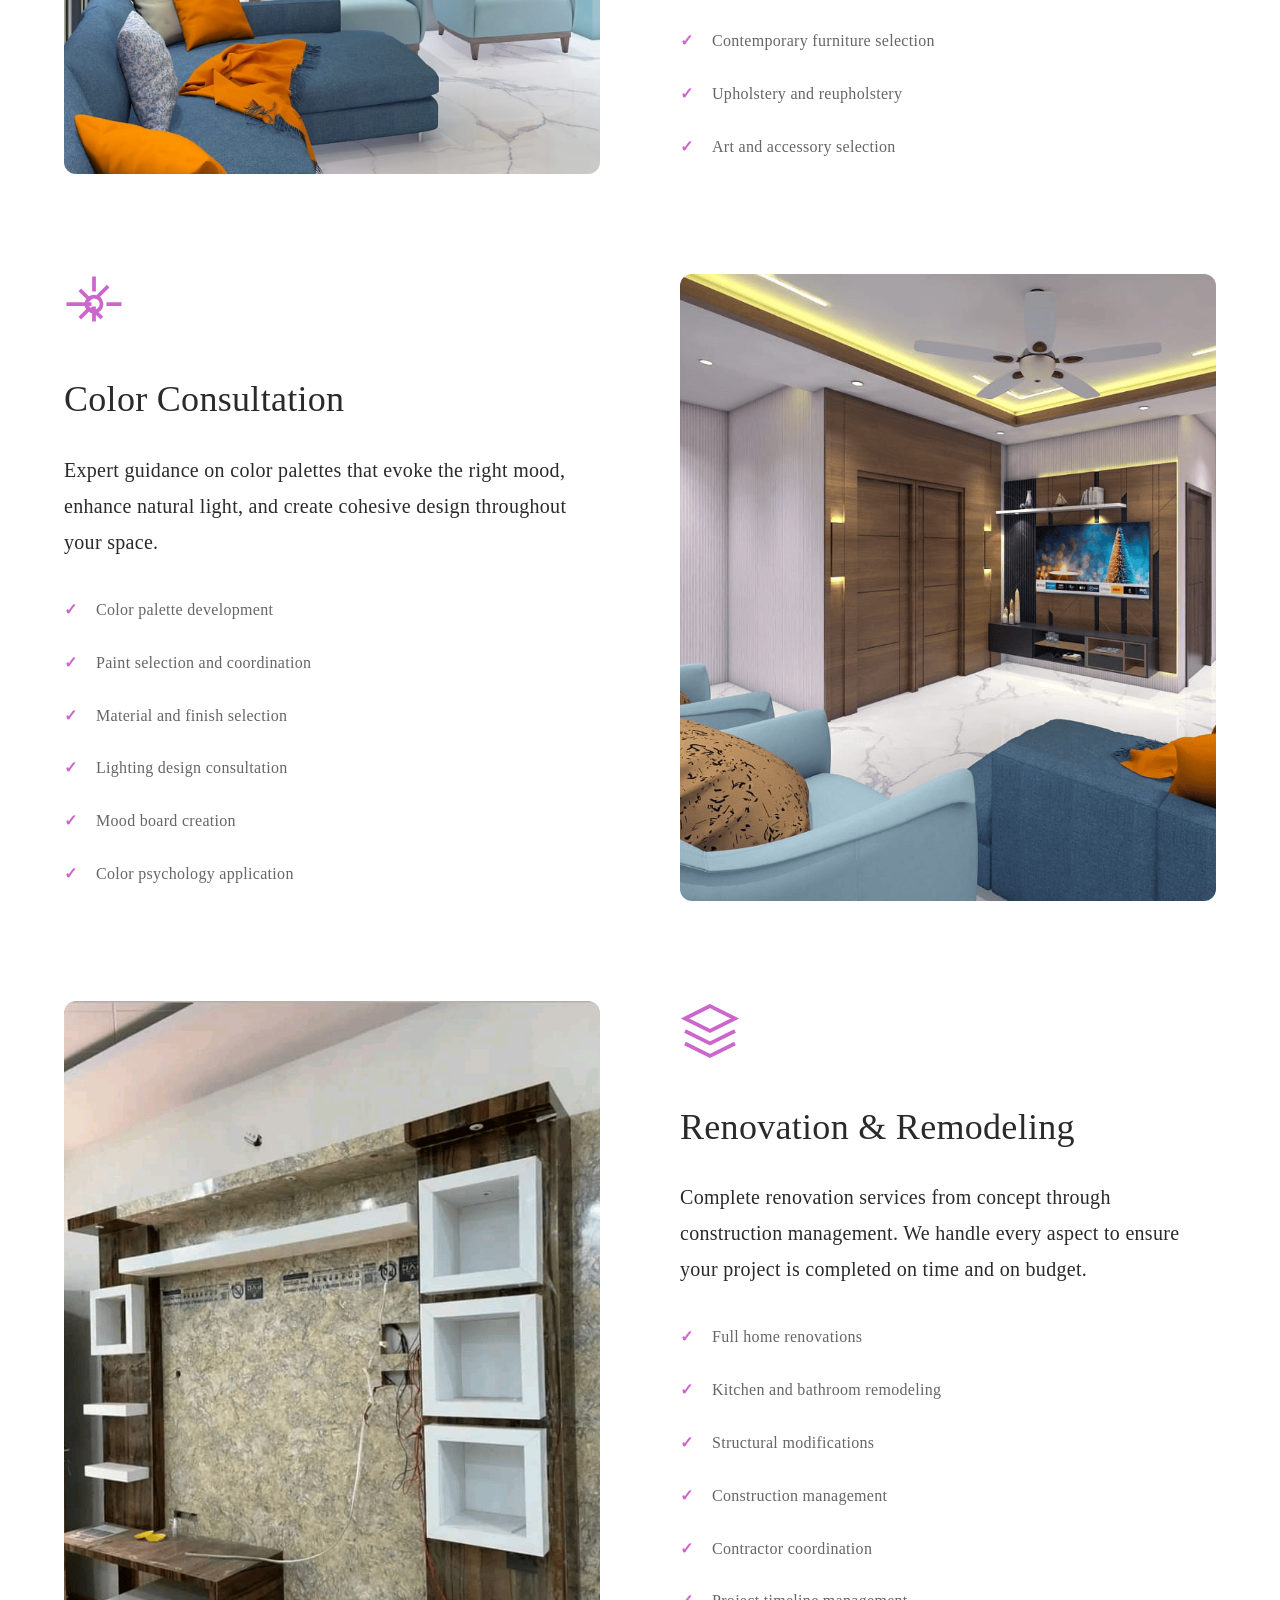
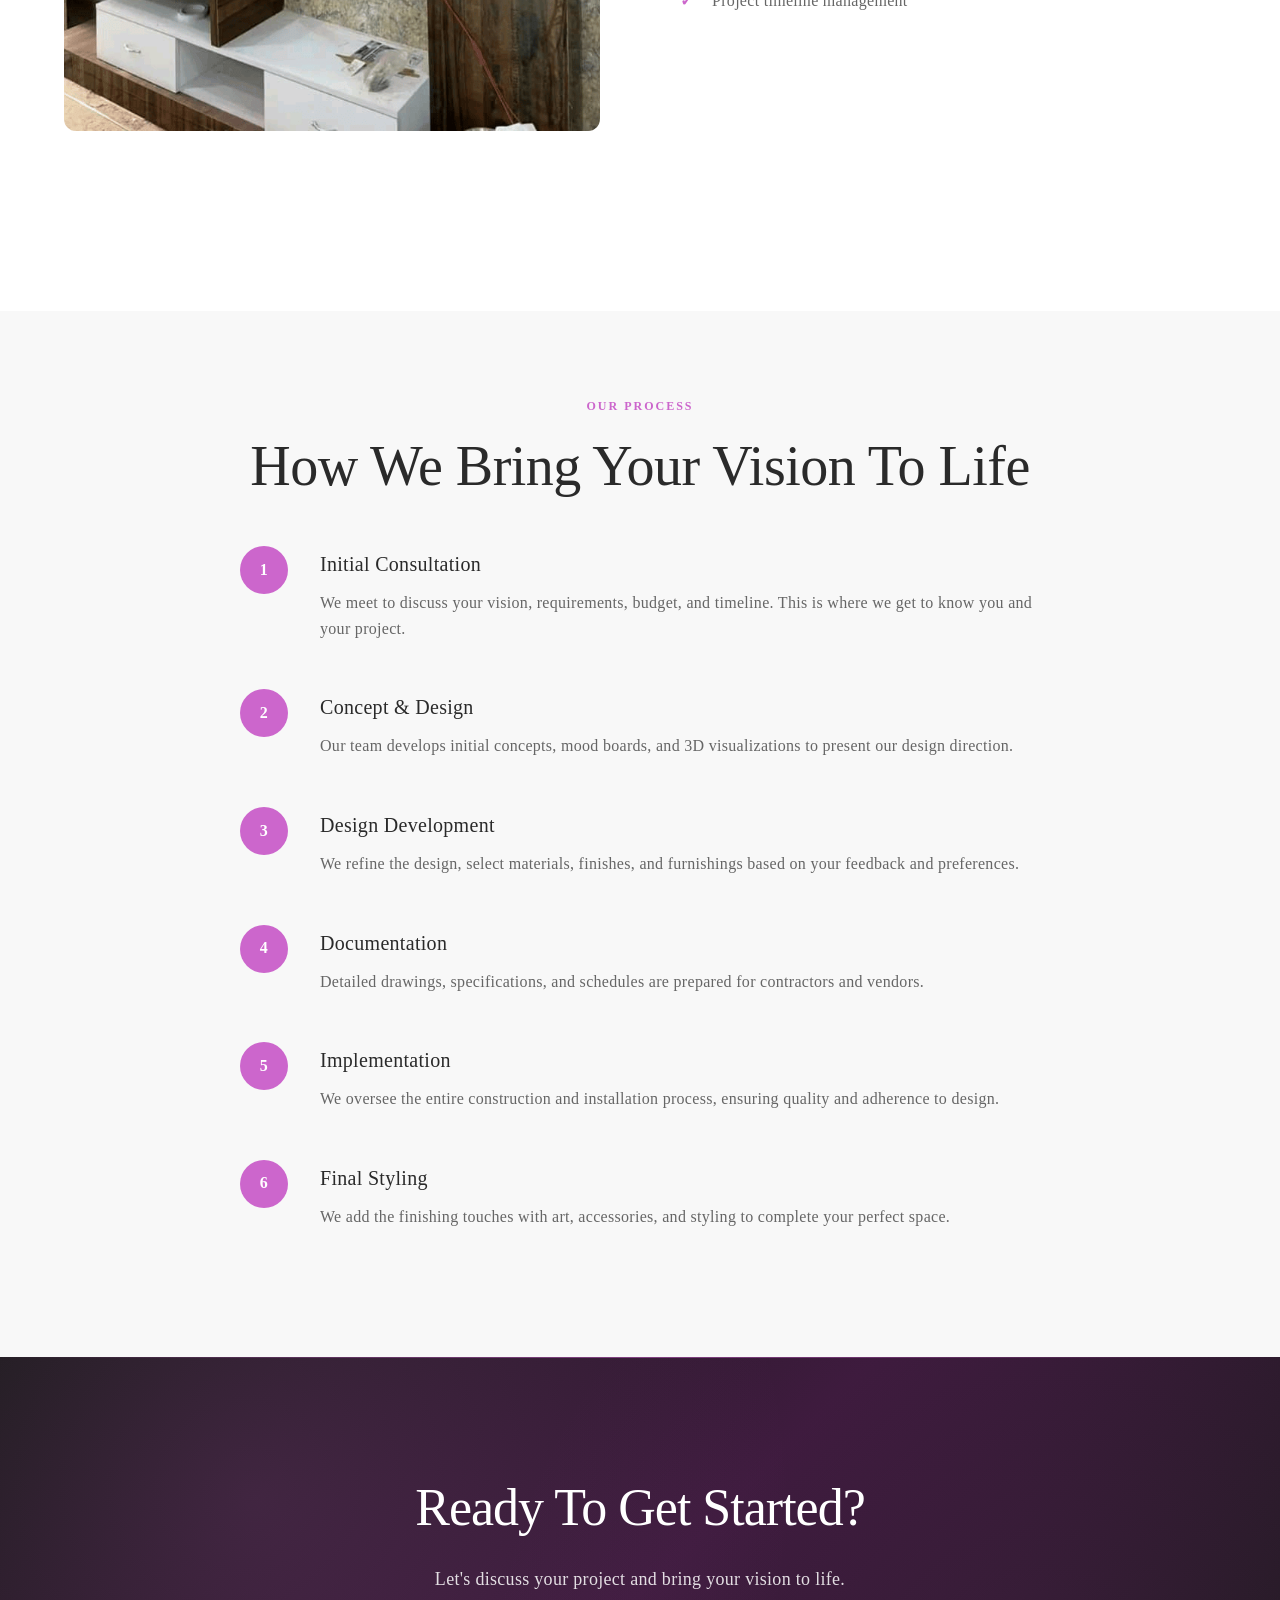
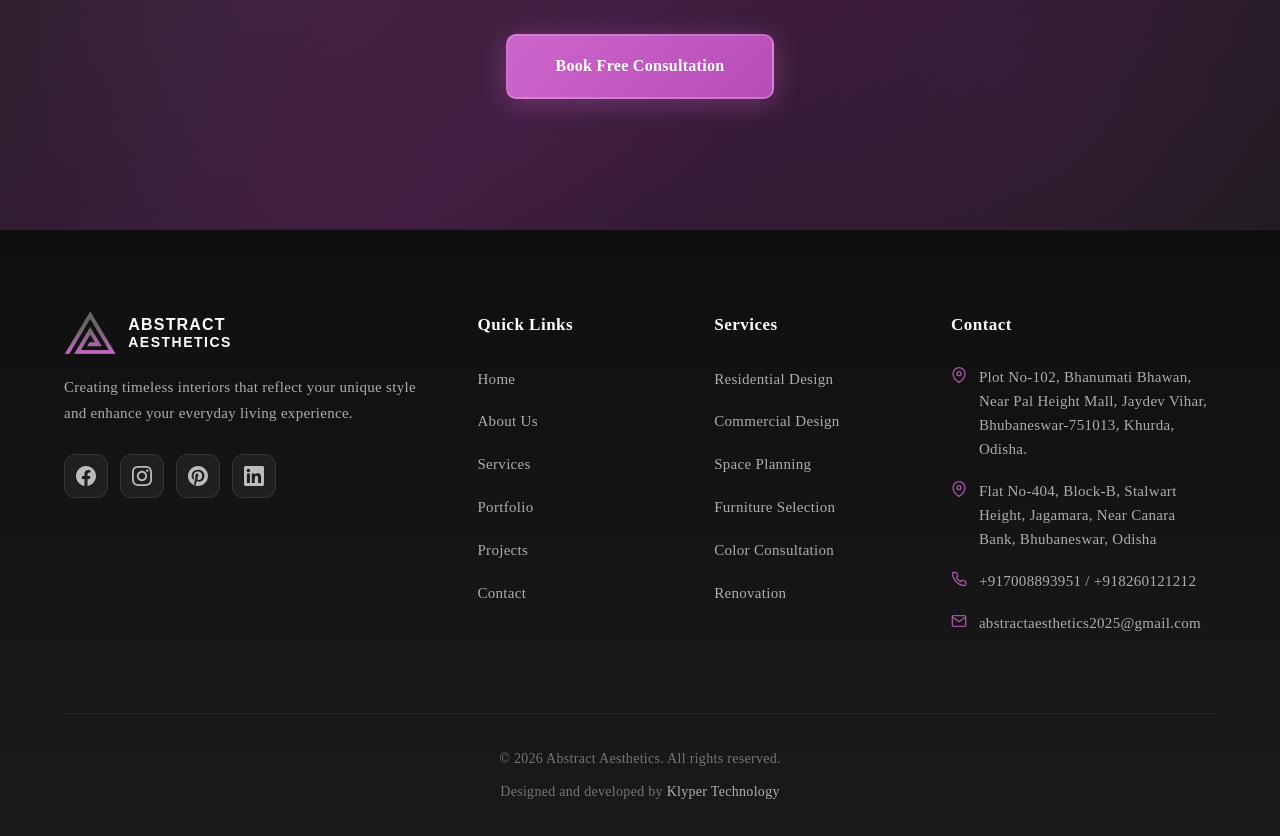
<file: services.html>
<!DOCTYPE html>
<html lang="en" data-theme="light">
<head>
    <meta charset="UTF-8">
    <meta name="viewport" content="width=device-width, initial-scale=1.0">
    <title>Services - Abstract Aesthetics Interior Design</title>
    <link rel="stylesheet" href="styles.css">
</head>
<body>
         <nav class="navbar">
      <div class="container nav-container">
        <a href="index.html" class="logo">
          <img
            src="resources/images/abstractlogo.png"
            alt="Abstract Asthetics"
          />
          <span class="logo-text">
            <span class="logo-text-top">Abstract</span>
            <span class="logo-text-bottom">Aesthetics</span>
          </span>
        </a>
        <button class="nav-toggle" aria-label="Toggle navigation">
          <span></span>
          <span></span>
          <span></span>
        </button>
        <ul class="nav-menu">
          <li><a href="index.html" class="nav-link">Home</a></li>
          <li><a href="about.html" class="nav-link">About Us</a></li>
          <li><a href="services.html" class="nav-link active">Services</a></li>
          <li><a href="portfolio.html" class="nav-link">Portfolio</a></li>
          <li><a href="projects.html" class="nav-link">Projects</a></li>
          <li><a href="contact.html" class="nav-link">Contact</a></li>
        </ul>
        <div class="nav-actions">
          <button class="theme-toggle" aria-label="Toggle theme">
            <svg
              class="sun-icon"
              width="20"
              height="20"
              viewBox="0 0 24 24"
              fill="none"
              stroke="currentColor"
              stroke-width="2"
            >
              <circle cx="12" cy="12" r="5"></circle>
              <line x1="12" y1="1" x2="12" y2="3"></line>
              <line x1="12" y1="21" x2="12" y2="23"></line>
              <line x1="4.22" y1="4.22" x2="5.64" y2="5.64"></line>
              <line x1="18.36" y1="18.36" x2="19.78" y2="19.78"></line>
              <line x1="1" y1="12" x2="3" y2="12"></line>
              <line x1="21" y1="12" x2="23" y2="12"></line>
              <line x1="4.22" y1="19.78" x2="5.64" y2="18.36"></line>
              <line x1="18.36" y1="5.64" x2="19.78" y2="4.22"></line>
            </svg>
            <svg
              class="moon-icon"
              width="20"
              height="20"
              viewBox="0 0 24 24"
              fill="none"
              stroke="currentColor"
              stroke-width="2"
            >
              <path d="M21 12.79A9 9 0 1 1 11.21 3 7 7 0 0 0 21 12.79z"></path>
            </svg>
          </button>
          <a href="contact.html" class="btn btn-primary"
            >Talk to our design consultants</a
          >
        </div>
      </div>
    </nav>

    <section class="page-hero about-hero hero-services">
        <div class="hero-background-pattern"></div>
        <div class="container">
            <div class="page-hero-content">
                <h1 class="page-title">Our Services</h1>
                <p class="page-subtitle">Comprehensive interior design solutions tailored to your unique needs</p>
            </div>
        </div>
    </section>

    <section class="services-detail section">
        <div class="container">
            <div class="service-detail-item">
                <div class="service-detail-content">
                    <div class="service-icon-large">
                        <svg width="60" height="60" viewBox="0 0 24 24" fill="none" stroke="currentColor" stroke-width="1.5">
                            <rect x="3" y="3" width="18" height="18" rx="2" ry="2"></rect>
                            <line x1="9" y1="3" x2="9" y2="21"></line>
                        </svg>
                    </div>
                    <h2>Residential Design</h2>
                    <p class="text-large">Transform your house into a home that tells your story. Our residential design services are tailored to reflect your personality, lifestyle, and aspirations.</p>
                    <ul class="service-features">
                        <li>Living room and bedroom design</li>
                        <li>Kitchen and bathroom remodeling</li>
                        <li>Home office and study spaces</li>
                        <li>Outdoor living area design</li>
                        <li>Full home renovations</li>
                        <li>Custom furniture design</li>
                    </ul>
                </div>
                <div class="service-detail-image">
                    <img src="resources/images/projectimgs/residential_bedroom_img1.png" alt="Residential Design">
                </div>
            </div>

            <div class="service-detail-item reverse">
                <div class="service-detail-content">
                    <div class="service-icon-large">
                        <svg width="60" height="60" viewBox="0 0 24 24" fill="none" stroke="currentColor" stroke-width="1.5">
                            <path d="M3 9l9-7 9 7v11a2 2 0 0 1-2 2H5a2 2 0 0 1-2-2z"></path>
                            <polyline points="9 22 9 12 15 12 15 22"></polyline>
                        </svg>
                    </div>
                    <h2>Commercial Design</h2>
                    <p class="text-large">Create inspiring commercial spaces that enhance productivity, reflect your brand identity, and leave a lasting impression on clients and employees.</p>
                    <ul class="service-features">
                        <li>Office and workspace design</li>
                        <li>Retail store interiors</li>
                        <li>Restaurant and hospitality design</li>
                        <li>Healthcare facility design</li>
                        <li>Corporate headquarters</li>
                        <li>Co-working spaces</li>
                    </ul>
                </div>
                <div class="service-detail-image">
                    <img src="resources/images/commercial_service.png" alt="Commercial Design">
                </div>
            </div>

            <div class="service-detail-item">
                <div class="service-detail-content">
                    <div class="service-icon-large">
                        <svg width="60" height="60" viewBox="0 0 24 24" fill="none" stroke="currentColor" stroke-width="1.5">
                            <circle cx="12" cy="12" r="10"></circle>
                            <line x1="2" y1="12" x2="22" y2="12"></line>
                            <path d="M12 2a15.3 15.3 0 0 1 4 10 15.3 15.3 0 0 1-4 10 15.3 15.3 0 0 1-4-10 15.3 15.3 0 0 1 4-10z"></path>
                        </svg>
                    </div>
                    <h2>Space Planning</h2>
                    <p class="text-large">Maximize the potential of your space with intelligent layouts that optimize functionality, flow, and aesthetic appeal.</p>
                    <ul class="service-features">
                        <li>Floor plan development</li>
                        <li>Traffic flow optimization</li>
                        <li>Furniture layout planning</li>
                        <li>Spatial analysis and assessment</li>
                        <li>Multi-functional space design</li>
                        <li>Storage solutions</li>
                    </ul>
                </div>
                <div class="service-detail-image">
                    <img src="resources/images/kitchen_service.png" alt="Space Planning">
                </div>
            </div>

            <div class="service-detail-item reverse">
                <div class="service-detail-content">
                    <div class="service-icon-large">
                        <svg width="60" height="60" viewBox="0 0 24 24" fill="none" stroke="currentColor" stroke-width="1.5">
                            <path d="M12 2L2 7l10 5 10-5-10-5z"></path>
                            <path d="M2 17l10 5 10-5M2 12l10 5 10-5"></path>
                        </svg>
                    </div>
                    <h2>Furniture Selection</h2>
                    <p class="text-large">Curate the perfect pieces that blend aesthetics with comfort and functionality. We source high-quality furniture that complements your design vision.</p>
                    <ul class="service-features">
                        <li>Custom furniture design</li>
                        <li>Furniture sourcing and procurement</li>
                        <li>Antique and vintage curation</li>
                        <li>Contemporary furniture selection</li>
                        <li>Upholstery and reupholstery</li>
                        <li>Art and accessory selection</li>
                    </ul>
                </div>
                <div class="service-detail-image">
                    <img src="resources/images/furniture_service.jpeg" alt="Furniture Selection">
                </div>
            </div>

            <div class="service-detail-item">
                <div class="service-detail-content">
                    <div class="service-icon-large">
                        <svg width="60" height="60" viewBox="0 0 24 24" fill="none" stroke="currentColor" stroke-width="1.5">
                            <circle cx="12" cy="12" r="3"></circle>
                            <path d="M12 1v6m0 6v6m5.656-14.142l-4.243 4.243M10.586 13.414l-4.242 4.243M23 12h-6m-6 0H1m14.142 5.656l-4.243-4.243M10.586 10.586l-4.243-4.243"></path>
                        </svg>
                    </div>
                    <h2>Color Consultation</h2>
                    <p class="text-large">Expert guidance on color palettes that evoke the right mood, enhance natural light, and create cohesive design throughout your space.</p>
                    <ul class="service-features">
                        <li>Color palette development</li>
                        <li>Paint selection and coordination</li>
                        <li>Material and finish selection</li>
                        <li>Lighting design consultation</li>
                        <li>Mood board creation</li>
                        <li>Color psychology application</li>
                    </ul>
                </div>
                <div class="service-detail-image">
                    <img src="resources/images/livingroom_ourwork.png" alt="Color Consultation">
                </div>
            </div>

            <div class="service-detail-item reverse">
                <div class="service-detail-content">
                    <div class="service-icon-large">
                        <svg width="60" height="60" viewBox="0 0 24 24" fill="none" stroke="currentColor" stroke-width="1.5">
                            <polygon points="12 2 2 7 12 12 22 7 12 2"></polygon>
                            <polyline points="2 17 12 22 22 17"></polyline>
                            <polyline points="2 12 12 17 22 12"></polyline>
                        </svg>
                    </div>
                    <h2>Renovation & Remodeling</h2>
                    <p class="text-large">Complete renovation services from concept through construction management. We handle every aspect to ensure your project is completed on time and on budget.</p>
                    <ul class="service-features">
                        <li>Full home renovations</li>
                        <li>Kitchen and bathroom remodeling</li>
                        <li>Structural modifications</li>
                        <li>Construction management</li>
                        <li>Contractor coordination</li>
                        <li>Project timeline management</li>
                    </ul>
                </div>
                <div class="service-detail-image">
                    <img src="resources/images/renovation_service.png" alt="Renovation & Remodeling">
                </div>
            </div>
        </div>
    </section>

    <section class="process section section-dark">
        <div class="container">
            <div class="section-header">
                <span class="label">Our Process</span>
                <h2 class="section-title">How We Bring Your Vision To Life</h2>
            </div>
            <div class="timeline">
                <div class="timeline-item">
                    <div class="timeline-marker">1</div>
                    <div class="timeline-content">
                        <h3>Initial Consultation</h3>
                        <p>We meet to discuss your vision, requirements, budget, and timeline. This is where we get to know you and your project.</p>
                    </div>
                </div>
                <div class="timeline-item">
                    <div class="timeline-marker">2</div>
                    <div class="timeline-content">
                        <h3>Concept & Design</h3>
                        <p>Our team develops initial concepts, mood boards, and 3D visualizations to present our design direction.</p>
                    </div>
                </div>
                <div class="timeline-item">
                    <div class="timeline-marker">3</div>
                    <div class="timeline-content">
                        <h3>Design Development</h3>
                        <p>We refine the design, select materials, finishes, and furnishings based on your feedback and preferences.</p>
                    </div>
                </div>
                <div class="timeline-item">
                    <div class="timeline-marker">4</div>
                    <div class="timeline-content">
                        <h3>Documentation</h3>
                        <p>Detailed drawings, specifications, and schedules are prepared for contractors and vendors.</p>
                    </div>
                </div>
                <div class="timeline-item">
                    <div class="timeline-marker">5</div>
                    <div class="timeline-content">
                        <h3>Implementation</h3>
                        <p>We oversee the entire construction and installation process, ensuring quality and adherence to design.</p>
                    </div>
                </div>
                <div class="timeline-item">
                    <div class="timeline-marker">6</div>
                    <div class="timeline-content">
                        <h3>Final Styling</h3>
                        <p>We add the finishing touches with art, accessories, and styling to complete your perfect space.</p>
                    </div>
                </div>
            </div>
        </div>
    </section>

    <section class="final-cta">
        <div class="container">
            <div class="cta-content">
                <h2 class="cta-title">Ready To Get Started?</h2>
                <p class="cta-subtitle">Let's discuss your project and bring your vision to life.</p>
                <a href="contact.html" class="btn btn-primary btn-large">Book Free Consultation</a>
            </div>
        </div>
    </section>

    <footer class="footer">
      <div class="container">
        <div class="footer-grid">
          <div class="footer-col">
            <div class="footer-logo-container">
              <img src="resources/images/abstractlogo.png" alt="Abstract Aesthetics Logo" class="footer-logo-image">
              <span class="footer-logo-text">
                <span class="footer-logo-text-top">Abstract</span>
                <span class="footer-logo-text-bottom">Aesthetics</span>
              </span>
            </div>
            <p class="footer-description">
              Creating timeless interiors that reflect your unique style and
              enhance your everyday living experience.
            </p>
            <div class="social-links">
              <a href="#" class="social-link" aria-label="Facebook">
                <svg
                  width="20"
                  height="20"
                  viewBox="0 0 24 24"
                  fill="currentColor"
                >
                  <path
                    d="M24 12.073c0-6.627-5.373-12-12-12s-12 5.373-12 12c0 5.99 4.388 10.954 10.125 11.854v-8.385H7.078v-3.47h3.047V9.43c0-3.007 1.792-4.669 4.533-4.669 1.312 0 2.686.235 2.686.235v2.953H15.83c-1.491 0-1.956.925-1.956 1.874v2.25h3.328l-.532 3.47h-2.796v8.385C19.612 23.027 24 18.062 24 12.073z"
                  />
                </svg>
              </a>
              <a href="#" class="social-link" aria-label="Instagram">
                <svg
                  width="20"
                  height="20"
                  viewBox="0 0 24 24"
                  fill="currentColor"
                >
                  <path
                    d="M12 2.163c3.204 0 3.584.012 4.85.07 3.252.148 4.771 1.691 4.919 4.919.058 1.265.069 1.645.069 4.849 0 3.205-.012 3.584-.069 4.849-.149 3.225-1.664 4.771-4.919 4.919-1.266.058-1.644.07-4.85.07-3.204 0-3.584-.012-4.849-.07-3.26-.149-4.771-1.699-4.919-4.92-.058-1.265-.07-1.644-.07-4.849 0-3.204.013-3.583.07-4.849.149-3.227 1.664-4.771 4.919-4.919 1.266-.057 1.645-.069 4.849-.069zm0-2.163c-3.259 0-3.667.014-4.947.072-4.358.2-6.78 2.618-6.98 6.98-.059 1.281-.073 1.689-.073 4.948 0 3.259.014 3.668.072 4.948.2 4.358 2.618 6.78 6.98 6.98 1.281.058 1.689.072 4.948.072 3.259 0 3.668-.014 4.948-.072 4.354-.2 6.782-2.618 6.979-6.98.059-1.28.073-1.689.073-4.948 0-3.259-.014-3.667-.072-4.947-.196-4.354-2.617-6.78-6.979-6.98-1.281-.059-1.69-.073-4.949-.073zm0 5.838c-3.403 0-6.162 2.759-6.162 6.162s2.759 6.163 6.162 6.163 6.162-2.759 6.162-6.163c0-3.403-2.759-6.162-6.162-6.162zm0 10.162c-2.209 0-4-1.79-4-4 0-2.209 1.791-4 4-4s4 1.791 4 4c0 2.21-1.791 4-4 4zm6.406-11.845c-.796 0-1.441.645-1.441 1.44s.645 1.44 1.441 1.44c.795 0 1.439-.645 1.439-1.44s-.644-1.44-1.439-1.44z"
                  />
                </svg>
              </a>
              <a href="#" class="social-link" aria-label="Pinterest">
                <svg
                  width="20"
                  height="20"
                  viewBox="0 0 24 24"
                  fill="currentColor"
                >
                  <path
                    d="M12 0c-6.627 0-12 5.372-12 12 0 5.084 3.163 9.426 7.627 11.174-.105-.949-.2-2.405.042-3.441.218-.937 1.407-5.965 1.407-5.965s-.359-.719-.359-1.782c0-1.668.967-2.914 2.171-2.914 1.023 0 1.518.769 1.518 1.69 0 1.029-.655 2.568-.994 3.995-.283 1.194.599 2.169 1.777 2.169 2.133 0 3.772-2.249 3.772-5.495 0-2.873-2.064-4.882-5.012-4.882-3.414 0-5.418 2.561-5.418 5.207 0 1.031.397 2.138.893 2.738.098.119.112.224.083.345l-.333 1.36c-.053.22-.174.267-.402.161-1.499-.698-2.436-2.889-2.436-4.649 0-3.785 2.75-7.262 7.929-7.262 4.163 0 7.398 2.967 7.398 6.931 0 4.136-2.607 7.464-6.227 7.464-1.216 0-2.359-.631-2.75-1.378l-.748 2.853c-.271 1.043-1.002 2.35-1.492 3.146 1.124.347 2.317.535 3.554.535 6.627 0 12-5.373 12-12 0-6.628-5.373-12-12-12z"
                  />
                </svg>
              </a>
              <a href="#" class="social-link" aria-label="LinkedIn">
                <svg
                  width="20"
                  height="20"
                  viewBox="0 0 24 24"
                  fill="currentColor"
                >
                  <path
                    d="M20.447 20.452h-3.554v-5.569c0-1.328-.027-3.037-1.852-3.037-1.853 0-2.136 1.445-2.136 2.939v5.667H9.351V9h3.414v1.561h.046c.477-.9 1.637-1.85 3.37-1.85 3.601 0 4.267 2.37 4.267 5.455v6.286zM5.337 7.433c-1.144 0-2.063-.926-2.063-2.065 0-1.138.92-2.063 2.063-2.063 1.14 0 2.064.925 2.064 2.063 0 1.139-.925 2.065-2.064 2.065zm1.782 13.019H3.555V9h3.564v11.452zM22.225 0H1.771C.792 0 0 .774 0 1.729v20.542C0 23.227.792 24 1.771 24h20.451C23.2 24 24 23.227 24 22.271V1.729C24 .774 23.2 0 22.222 0h.003z"
                  />
                </svg>
              </a>
            </div>
          </div>
          <div class="footer-col">
            <h4 class="footer-title">Quick Links</h4>
            <ul class="footer-links">
              <li><a href="index.html">Home</a></li>
              <li><a href="about.html">About Us</a></li>
              <li><a href="services.html">Services</a></li>
              <li><a href="portfolio.html">Portfolio</a></li>
              <li><a href="projects.html">Projects</a></li>
              <li><a href="contact.html">Contact</a></li>
            </ul>
          </div>
          <div class="footer-col">
            <h4 class="footer-title">Services</h4>
            <ul class="footer-links">
              <li><a href="services.html">Residential Design</a></li>
              <li><a href="services.html">Commercial Design</a></li>
              <li><a href="services.html">Space Planning</a></li>
              <li><a href="services.html">Furniture Selection</a></li>
              <li><a href="services.html">Color Consultation</a></li>
              <li><a href="services.html">Renovation</a></li>
            </ul>
          </div>
          <div class="footer-col">
            <h4 class="footer-title">Contact</h4>
            <ul class="footer-contact">
              <li>
                <svg
                  width="16"
                  height="16"
                  viewBox="0 0 24 24"
                  fill="none"
                  stroke="currentColor"
                  stroke-width="2"
                >
                  <path
                    d="M21 10c0 7-9 13-9 13s-9-6-9-13a9 9 0 0 1 18 0z"
                  ></path>
                  <circle cx="12" cy="10" r="3"></circle>
                </svg>
                Plot No-102, Bhanumati Bhawan, Near Pal Height Mall, Jaydev Vihar, Bhubaneswar-751013, Khurda, Odisha.
              </li>
               <li>
                <svg
                  width="16"
                  height="16"
                  viewBox="0 0 24 24"
                  fill="none"
                  stroke="currentColor"
                  stroke-width="2"
                >
                  <path
                    d="M21 10c0 7-9 13-9 13s-9-6-9-13a9 9 0 0 1 18 0z"
                  ></path>
                  <circle cx="12" cy="10" r="3"></circle>
                </svg>
                Flat No-404, Block-B, Stalwart Height, Jagamara, Near Canara Bank, Bhubaneswar, Odisha
              </li>
              <li>
                <svg
                  width="16"
                  height="16"
                  viewBox="0 0 24 24"
                  fill="none"
                  stroke="currentColor"
                  stroke-width="2"
                >
                  <path
                    d="M22 16.92v3a2 2 0 0 1-2.18 2 19.79 19.79 0 0 1-8.63-3.07 19.5 19.5 0 0 1-6-6 19.79 19.79 0 0 1-3.07-8.67A2 2 0 0 1 4.11 2h3a2 2 0 0 1 2 1.72 12.84 12.84 0 0 0 .7 2.81 2 2 0 0 1-.45 2.11L8.09 9.91a16 16 0 0 0 6 6l1.27-1.27a2 2 0 0 1 2.11-.45 12.84 12.84 0 0 0 2.81.7A2 2 0 0 1 22 16.92z"
                  ></path>
                </svg>
                +917008893951 / +918260121212
              </li>
              <li>
                <svg
                  width="16"
                  height="16"
                  viewBox="0 0 24 24"
                  fill="none"
                  stroke="currentColor"
                  stroke-width="2"
                >
                  <path
                    d="M4 4h16c1.1 0 2 .9 2 2v12c0 1.1-.9 2-2 2H4c-1.1 0-2-.9-2-2V6c0-1.1.9-2 2-2z"
                  ></path>
                  <polyline points="22,6 12,13 2,6"></polyline>
                </svg>
                abstractaesthetics2025@gmail.com
              </li>
            </ul>
          </div>
        </div>
        <div class="footer-bottom">
          <p>&copy; 2026 Abstract Aesthetics. All rights reserved.</p>
          <p class="footer-credit">Designed and developed by <a href="https://klypertechnology.com" target="_blank" rel="noopener noreferrer">Klyper Technology</a></p>
        </div>
      </div>
    </footer>

    <script src="script.js"></script>
</body>
</html>
</file>
<file: styles.css>
:root {
    --accent-primary: #cc66cc;
    --accent-secondary: #b84cb8;
    --accent-light: #e6b3e6;
    --accent-dark: #a339a3;
    
    --bg-primary: #ffffff;
    --bg-secondary: #f8f8f8;
    --bg-tertiary: #eeeeee;
    --bg-dark: #666666;
    
    --text-primary: #2a2a2a;
    --text-secondary: #666666;
    --text-tertiary: #999999;
    --text-light: #ffffff;
    
    --border-color: #e0e0e0;
    --border-light: #f0f0f0;
    --border-dark: #555555;
    
    --shadow-sm: 0 4px 12px rgba(102, 102, 102, 0.1);
    --shadow-md: 0 8px 24px rgba(102, 102, 102, 0.15);
    --shadow-lg: 0 16px 48px rgba(102, 102, 102, 0.2);
    
    --transition-fast: 0.3s cubic-bezier(0.4, 0, 0.2, 1);
    --transition-normal: 0.4s cubic-bezier(0.4, 0, 0.2, 1);
    --transition-slow: 0.6s cubic-bezier(0.4, 0, 0.2, 1);
}

[data-theme="dark"] {
    --bg-primary: #1a1a1a;
    --bg-secondary: #2a2a2a;
    --bg-tertiary: #3a3a3a;
    --bg-dark: #0f0f0f;
    
    --text-primary: #ffffff;
    --text-secondary: #cccccc;
    --text-tertiary: #999999;
    --text-light: #1a1a1a;
    
    --border-color: #444444;
    --border-light: #333333;
    --border-dark: #555555;
    
    --shadow-sm: 0 4px 12px rgba(0, 0, 0, 0.4);
    --shadow-md: 0 8px 24px rgba(0, 0, 0, 0.5);
    --shadow-lg: 0 16px 48px rgba(0, 0, 0, 0.6);
}

* {
    margin: 0;
    padding: 0;
    box-sizing: border-box;
}

html {
    scroll-behavior: smooth;
}

body {
    font-family: 'Playfair Display', 'Georgia', 'Times New Roman', serif;
    font-size: 16px;
    line-height: 1.8;
    color: var(--text-primary);
    background-color: var(--bg-primary);
    transition: background-color var(--transition-normal), color var(--transition-normal);
    font-weight: 400;
    letter-spacing: 0.3px;
}

.container {
    max-width: 1200px;
    margin: 0 auto;
    padding: 0 24px;
}

.section {
    padding: 80px 0;
}

.section-dark {
    background-color: var(--bg-secondary);
}

/* Tighter spacing for services and portfolio flow */
.services-overview {
    padding-bottom: 60px;
}

.portfolio-preview {
    padding-top: 60px;
    position: relative;
}

.portfolio-preview::before {
    content: '';
    position: absolute;
    top: 0;
    left: 50%;
    transform: translateX(-50%);
    width: 60px;
    height: 3px;
    background: linear-gradient(90deg, transparent, var(--accent-primary), transparent);
    opacity: 0.6;
}

.section-header {
    text-align: center;
    margin-bottom: 48px;
}

.label {
    display: inline-block;
    font-size: 12px;
    font-weight: 600;
    text-transform: uppercase;
    letter-spacing: 2px;
    color: var(--accent-primary);
    margin-bottom: 16px;
}

.section-title {
    font-size: 56px;
    font-weight: 400;
    line-height: 1.15;
    margin-bottom: 24px;
    color: var(--text-primary);
    letter-spacing: -0.5px;
}

.section-subtitle {
    font-size: 20px;
    color: var(--text-secondary);
    max-width: 600px;
    margin: 0 auto;
}

.text-large {
    font-size: 20px;
    line-height: 1.8;
    color: var(--text-primary);
}

.section-cta {
    text-align: center;
    margin-top: 40px;
}

.navbar {
    position: fixed;
    top: 0;
    left: 0;
    right: 0;
    z-index: 1000;
    padding: 16px 0;
    background-color: transparent;
    transition: background-color var(--transition-normal), padding var(--transition-normal), box-shadow var(--transition-normal);
}

.navbar.scrolled {
    background-color: var(--bg-primary);
    padding: 12px 0;
    box-shadow: var(--shadow-sm);
}

.navbar.scrolled .logo {
    background: transparent;
    backdrop-filter: none;
    -webkit-backdrop-filter: none;
}

.nav-container {
    display: flex;
    align-items: center;
    justify-content: space-between;
}

.logo {
    font-size: 28px;
    font-weight: 600;
    letter-spacing: 4px;
    color: var(--text-primary);
    text-decoration: none;
    transition: color var(--transition-fast);
    font-family: 'Playfair Display', serif;
    display: flex;
    align-items: center;
    gap: 12px;
    padding: 8px 16px;
    border-radius: 8px;
    background: rgba(0, 0, 0, 0.4);
    backdrop-filter: blur(10px);
    -webkit-backdrop-filter: blur(10px);
}

.logo-text {
    display: flex;
    flex-direction: column;
    line-height: 1;
    gap: 2px;
}

.logo-text-top,
.logo-text-bottom {
    font-size: 15px;
    font-weight: 700;
    letter-spacing: 1.2px;
    transition: color var(--transition-fast);
    white-space: nowrap;
    font-family: 'Inter', -apple-system, BlinkMacSystemFont, 'Segoe UI', sans-serif;
    text-transform: uppercase;
    color: #ffffff;
}

.logo-text-top {
    font-size: 16px;
}

.logo-text-bottom {
    font-size: 14px;
    letter-spacing: 1.5px;
    font-weight: 600;
}

.logo img {
    height: 45px;
    width: auto;
    max-width: 140px;
    object-fit: contain;
    transition: transform var(--transition-fast);
    filter: drop-shadow(0 2px 6px rgba(255, 255, 255, 0.3)) brightness(1.15);
}

.logo:hover {
    color: var(--accent-primary);
}

.logo:hover .logo-text-top,
.logo:hover .logo-text-bottom {
    color: var(--accent-primary);
}

.logo:hover img {
    transform: scale(1.05);
}

.nav-toggle {
    display: none;
    flex-direction: column;
    gap: 4px;
    background: none;
    border: none;
    cursor: pointer;
    padding: 8px;
}

.nav-toggle span {
    width: 24px;
    height: 2px;
    background-color: var(--text-primary);
    transition: all var(--transition-fast);
}

.nav-menu {
    display: flex;
    list-style: none;
    gap: 32px;
    align-items: center;
}

.nav-link {
    color: var(--text-primary);
    text-decoration: none;
    font-size: 16px;
    font-weight: 600;
    position: relative;
    transition: color var(--transition-fast);
}

.nav-link::after {
    content: '';
    position: absolute;
    bottom: -4px;
    left: 0;
    width: 0;
    height: 2px;
    background-color: var(--accent-primary);
    transition: width var(--transition-fast);
}

.nav-link:hover,
.nav-link.active {
    color: var(--accent-primary);
}

.nav-link.active::after {
    width: 100%;
}

.nav-actions {
    display: flex;
    align-items: center;
    gap: 16px;
}

.theme-toggle {
    background: none;
    border: none;
    cursor: pointer;
    padding: 8px;
    color: var(--text-primary);
    transition: color var(--transition-fast);
    display: flex;
    align-items: center;
    justify-content: center;
}

.theme-toggle:hover {
    color: var(--accent-primary);
}

[data-theme="light"] .moon-icon {
    display: none;
}

[data-theme="dark"] .sun-icon {
    display: none;
}

/* Light theme navbar adjustments */
[data-theme="light"] .navbar:not(.scrolled) .logo,
[data-theme="light"] .navbar:not(.scrolled) .nav-link,
[data-theme="light"] .navbar:not(.scrolled) .theme-toggle {
    color: #ffffff;
}

[data-theme="light"] .navbar:not(.scrolled) .logo-text-top,
[data-theme="light"] .navbar:not(.scrolled) .logo-text-bottom {
    color: #ffffff;
    text-shadow: 0 2px 4px rgba(0, 0, 0, 0.3);
}

[data-theme="light"] .navbar:not(.scrolled) .nav-toggle span {
    background-color: #ffffff;
}

[data-theme="light"] .navbar.scrolled .logo,
[data-theme="light"] .navbar.scrolled .nav-link,
[data-theme="light"] .navbar.scrolled .theme-toggle,
[data-theme="light"] .nav-menu.active .nav-link {
    color: var(--text-primary);
}

[data-theme="light"] .navbar.scrolled .logo-text-top,
[data-theme="light"] .navbar.scrolled .logo-text-bottom {
    color: var(--text-primary);
}

[data-theme="light"] .navbar.scrolled .nav-toggle span {
    background-color: var(--text-primary);
}

/* Dark theme architect section */
[data-theme="dark"] .architect-section {
    background: linear-gradient(135deg, 
        rgba(204, 102, 204, 0.08) 0%, 
        rgba(26, 26, 26, 1) 40%, 
        rgba(204, 102, 204, 0.1) 100%);
    border: 1px solid rgba(204, 102, 204, 0.25);
    box-shadow: 0 10px 40px rgba(0, 0, 0, 0.5);
}

[data-theme="dark"] .architect-section::before {
    opacity: 0.8;
}

[data-theme="dark"] .highlight-item {
    background: rgba(42, 42, 42, 0.6);
    border: 1px solid rgba(204, 102, 204, 0.15);
}

[data-theme="dark"] .highlight-item:hover {
    background: rgba(42, 42, 42, 0.8);
    border-color: rgba(204, 102, 204, 0.3);
}

/* Dark theme portfolio styles */
[data-theme="dark"] .portfolio-item {
    border-color: rgba(255, 255, 255, 0.05);
}

[data-theme="dark"] .portfolio-item:hover {
    box-shadow: 0 12px 32px rgba(204, 102, 204, 0.3);
}

[data-theme="dark"] .portfolio-image {
    background: var(--bg-tertiary);
}

[data-theme="dark"] .portfolio-image img {
    filter: brightness(0.85) contrast(1.1) saturate(1.15);
}

[data-theme="dark"] .portfolio-item:hover .portfolio-image img {
    filter: brightness(0.75) contrast(1.2) saturate(1.25);
}

[data-theme="dark"] .portfolio-overlay {
    background: linear-gradient(
        to top,
        rgba(0, 0, 0, 0.95) 0%,
        rgba(0, 0, 0, 0.75) 50%,
        rgba(0, 0, 0, 0.4) 80%,
        transparent 100%
    );
}

/* Dark theme workflow styles */
[data-theme="dark"] .workflow-section {
    background: linear-gradient(135deg, var(--bg-primary) 0%, var(--bg-secondary) 100%);
}

[data-theme="dark"] .workflow-step {
    background: var(--bg-secondary);
    box-shadow: 0 4px 16px rgba(0, 0, 0, 0.3);
}

[data-theme="dark"] .workflow-step:hover {
    background: linear-gradient(135deg, var(--bg-secondary) 0%, rgba(204, 102, 204, 0.05) 100%);
    box-shadow: 0 20px 48px rgba(204, 102, 204, 0.2);
}

[data-theme="dark"] .workflow-icon {
    background: linear-gradient(135deg, rgba(204, 102, 204, 0.15), rgba(204, 102, 204, 0.08));
}

/* Dark theme why choose us styles */
[data-theme="dark"] .choose-item {
    background: var(--bg-secondary);
    box-shadow: 0 4px 12px rgba(0, 0, 0, 0.3);
}

[data-theme="dark"] .choose-item:hover {
    background: linear-gradient(135deg, var(--bg-secondary) 0%, rgba(204, 102, 204, 0.03) 100%);
    box-shadow: 0 12px 32px rgba(204, 102, 204, 0.15);
}

[data-theme="dark"] .choose-icon {
    background: linear-gradient(135deg, rgba(204, 102, 204, 0.18), rgba(204, 102, 204, 0.1));
}

/* Dark theme testimonial styles */
[data-theme="dark"] .testimonial-card {
    background: var(--bg-secondary);
    border-color: rgba(204, 102, 204, 0.15);
    box-shadow: 0 4px 16px rgba(0, 0, 0, 0.3);
}

[data-theme="dark"] .testimonial-card:hover {
    box-shadow: 0 20px 48px rgba(204, 102, 204, 0.2);
}

[data-theme="dark"] .testimonial-author {
    border-top-color: rgba(204, 102, 204, 0.15);
}

/* Light theme hero button adjustments */
[data-theme="light"] .hero .btn-secondary {
    color: #ffffff;
    border-color: #ffffff;
}

[data-theme="light"] .hero .btn-secondary:hover {
    background-color: #ffffff;
    color: #1a1a1a;
}

.btn {
    display: inline-block;
    padding: 8px 20px;
    font-size: 13px;
    font-weight: 600;
    text-decoration: none;
    border-radius: 6px;
    transition: all var(--transition-fast);
    border: 2px solid transparent;
    cursor: pointer;
    text-align: center;
}

.btn-large {
    padding: 14px 32px;
    font-size: 15px;
    border-radius: 10px;
}

.btn-primary {
    background: linear-gradient(135deg, var(--accent-primary), var(--accent-secondary));
    color: white;
    border-color: rgba(255, 255, 255, 0.2);
    font-weight: 600;
    letter-spacing: 0.3px;
    box-shadow: 0 4px 24px rgba(204, 102, 204, 0.4),
                0 2px 8px rgba(0, 0, 0, 0.2);
    position: relative;
    overflow: hidden;
}

.btn-primary::before {
    content: '';
    position: absolute;
    top: 0;
    left: -100%;
    width: 100%;
    height: 100%;
    background: linear-gradient(90deg, transparent, rgba(255, 255, 255, 0.2), transparent);
    transition: left 0.5s ease;
}

.btn-primary:hover::before {
    left: 100%;
}

.btn-primary:hover {
    transform: translateY(-2px);
    box-shadow: 0 8px 32px rgba(204, 102, 204, 0.5),
                0 4px 16px rgba(0, 0, 0, 0.3);
    border-color: rgba(255, 255, 255, 0.3);
}

.btn-secondary {
    background-color: transparent;
    color: var(--text-primary);
    border-color: var(--text-primary);
}

.btn-secondary:hover {
    background-color: var(--text-primary);
    color: var(--bg-primary);
}

.btn-outline {
    background-color: transparent;
    color: var(--accent-primary);
    border-color: var(--accent-primary);
}

.btn-outline:hover {
    background-color: var(--accent-primary);
    color: var(--text-light);
}

.btn-text {
    background: none;
    border: none;
    color: var(--accent-primary);
    padding: 0;
    font-weight: 600;
    transition: color var(--transition-fast);
}

.btn-text:hover {
    color: var(--accent-dark);
}

.btn-large {
    padding: 16px 48px;
    font-size: 16px;
}

.hero {
    min-height: 100vh;
    display: flex;
    align-items: center;
    padding-top: 100px;
    position: relative;
    overflow: hidden;
}

.hero-carousel {
    position: absolute;
    top: 0;
    left: 0;
    width: 100%;
    height: 100%;
    z-index: 0;
}

.carousel-track {
    position: relative;
    width: 100%;
    height: 100%;
}

.carousel-slide {
    position: absolute;
    top: 0;
    left: 0;
    width: 100%;
    height: 100%;
    opacity: 0;
    transform: scale(1.1);
    transition: opacity 1.2s cubic-bezier(0.4, 0, 0.2, 1),
                transform 1.2s cubic-bezier(0.4, 0, 0.2, 1);
}

.carousel-slide.active {
    opacity: 1;
    transform: scale(1);
    z-index: 1;
}

.carousel-slide img {
    width: 100%;
    height: 100%;
    object-fit: cover;
    display: block;
}

.slide-overlay {
    position: absolute;
    top: 0;
    left: 0;
    width: 100%;
    height: 100%;
    background: linear-gradient(
        135deg,
        rgba(0, 0, 0, 0.65) 0%,
        rgba(0, 0, 0, 0.45) 50%,
        rgba(0, 0, 0, 0.65) 100%
    );
    pointer-events: none;
}

.hero::before {
    content: '';
    position: absolute;
    top: 0;
    left: 0;
    right: 0;
    bottom: 0;
    background: radial-gradient(circle at 30% 40%, rgba(204, 102, 204, 0.15) 0%, transparent 60%);
    pointer-events: none;
    z-index: 1;
}

.hero-container {
    position: relative;
    z-index: 2;
    width: 100%;
}

.hero-content {
    max-width: 700px;
}

.hero-title {
    font-size: 64px;
    font-weight: 600;
    line-height: 1.15;
    margin-bottom: 24px;
    color: #ffffff;
    letter-spacing: -1.5px;
    text-shadow: 0 4px 32px rgba(0, 0, 0, 0.8),
                 0 2px 8px rgba(0, 0, 0, 0.6);
}

.hero-subtitle {
    font-size: 20px;
    color: rgba(255, 255, 255, 0.95);
    margin-bottom: 40px;
    line-height: 1.7;
    font-weight: 400;
    max-width: 540px;
    text-shadow: 0 2px 16px rgba(0, 0, 0, 0.7),
                 0 1px 4px rgba(0, 0, 0, 0.5);
}

.hero-cta {
    display: flex;
    gap: 20px;
    margin-bottom: 64px;
    flex-wrap: wrap;
}

.trust-indicators {
    display: flex;
    gap: 56px;
    padding-top: 8px;
}

.trust-item {
    display: flex;
    flex-direction: column;
    gap: 4px;
}

.trust-number {
    font-size: 48px;
    font-weight: 700;
    color: var(--accent-primary);
    margin-bottom: 4px;
    letter-spacing: -1px;
    line-height: 1;
}

.trust-label {
    font-size: 13px;
    color: rgba(255, 255, 255, 0.65);
    font-weight: 400;
    letter-spacing: 0.3px;
    text-transform: uppercase;
}

.carousel-indicators {
    position: absolute;
    bottom: 48px;
    left: 50%;
    transform: translateX(-50%);
    display: flex;
    gap: 12px;
    z-index: 10;
}

.indicator {
    width: 40px;
    height: 3px;
    background: rgba(255, 255, 255, 0.3);
    border: none;
    cursor: pointer;
    transition: all 0.4s cubic-bezier(0.4, 0, 0.2, 1);
    position: relative;
    overflow: hidden;
    border-radius: 2px;
    backdrop-filter: blur(8px);
}

.indicator::before {
    content: '';
    position: absolute;
    top: 0;
    left: -100%;
    width: 100%;
    height: 100%;
    background: linear-gradient(90deg, var(--accent-primary), var(--accent-light));
    transition: left 0.4s cubic-bezier(0.4, 0, 0.2, 1);
}

.indicator.active::before {
    left: 0;
}

.indicator:hover {
    background: rgba(255, 255, 255, 0.5);
    transform: scaleY(1.5);
}

.indicator.active {
    background: var(--accent-primary);
}

.hero-image img {
    width: 100%;
    height: 600px;
    object-fit: cover;
    border-radius: 16px;
    box-shadow: 0 25px 70px rgba(0, 0, 0, 0.5);
    border: 1px solid rgba(255, 255, 255, 0.1);
}

.hero-image-placeholder {
    width: 100%;
    height: 650px;
    background: linear-gradient(135deg, rgba(204, 102, 204, 0.2) 0%, rgba(204, 102, 204, 0.05) 100%);
    border-radius: 12px;
    border: 1px solid rgba(204, 102, 204, 0.3);
    box-shadow: 0 20px 60px rgba(0, 0, 0, 0.4);
    backdrop-filter: blur(10px);
}

.split-layout {
    display: grid;
    grid-template-columns: 1fr 1fr;
    gap: 80px;
    align-items: stretch;
}

.split-layout.reverse {
    direction: rtl;
}

.split-layout.reverse > * {
    direction: ltr;
}

.split-content {
    max-width: 540px;
}

.split-content h2 {
    margin-bottom: 24px;
}

.split-content p {
    margin-bottom: 20px;
    color: var(--text-secondary);
}

.split-image {
    position: relative;
    height: 100%;
}

.split-image img {
    width: 100%;
    height: 100%;
    object-fit: cover;
    border-radius: 12px;
    box-shadow: 0 20px 60px rgba(0, 0, 0, 0.15);
}

.image-placeholder {
    width: 100%;
    height: 500px;
    background: linear-gradient(135deg, var(--bg-tertiary), var(--border-color));
    border-radius: 8px;
}

.architect-section {
    margin-top: 60px;
    padding: 36px;
    background: linear-gradient(135deg, 
        rgba(204, 102, 204, 0.03) 0%, 
        rgba(255, 255, 255, 1) 40%, 
        rgba(204, 102, 204, 0.04) 100%);
    border-radius: 16px;
    border: 1px solid rgba(204, 102, 204, 0.15);
    box-shadow: 0 10px 40px rgba(204, 102, 204, 0.08);
    position: relative;
    overflow: hidden;
}

.architect-section::before {
    content: '';
    position: absolute;
    top: 0;
    left: 0;
    right: 0;
    height: 3px;
    background: linear-gradient(90deg, 
        transparent 0%, 
        var(--accent-primary) 50%, 
        transparent 100%);
    opacity: 0.6;
}

.architect-header {
    text-align: center;
    margin-bottom: 28px;
}

.architect-title {
    font-size: 32px;
    font-weight: 500;
    color: var(--text-primary);
    margin-top: 8px;
    letter-spacing: -0.5px;
}

.architect-content {
    max-width: 900px;
    margin: 0 auto;
}

.architect-bio {
    font-size: 16px;
    line-height: 1.7;
    color: var(--text-secondary);
    margin-bottom: 24px;
    text-align: justify;
}

.architect-highlights {
    display: grid;
    grid-template-columns: repeat(3, 1fr);
    gap: 20px;
    margin-bottom: 24px;
    padding: 24px 0;
    border-top: 1px solid var(--border-color);
    border-bottom: 1px solid var(--border-color);
}

.highlight-item {
    display: flex;
    align-items: center;
    gap: 12px;
    padding: 12px;
    background: var(--bg-primary);
    border-radius: 8px;
    transition: transform var(--transition-fast), box-shadow var(--transition-fast);
}

.highlight-item:hover {
    transform: translateY(-4px);
    box-shadow: 0 8px 24px rgba(204, 102, 204, 0.15);
}

.highlight-item svg {
    color: var(--accent-primary);
    flex-shrink: 0;
}

.highlight-item span {
    font-size: 14px;
    font-weight: 500;
    color: var(--text-primary);
    line-height: 1.4;
}

.architect-expertise {
    font-size: 16px;
    line-height: 1.8;
    color: var(--text-secondary);
    text-align: justify;
}

.services-grid {
    display: grid;
    grid-template-columns: repeat(3, 1fr);
    gap: 32px;
}

.service-card {
    background-color: var(--bg-primary);
    border: 1px solid var(--border-color);
    border-radius: 16px;
    transition: all var(--transition-normal);
    position: relative;
    overflow: hidden;
    box-shadow: 0 4px 16px rgba(0, 0, 0, 0.05);
}

.service-card::before {
    content: '';
    position: absolute;
    top: 0;
    left: 0;
    width: 100%;
    height: 4px;
    background: linear-gradient(90deg, var(--accent-primary), var(--accent-secondary));
    transform: scaleX(0);
    transition: transform var(--transition-normal);
}

.service-card:hover {
    transform: translateY(-8px);
    box-shadow: 0 16px 48px rgba(204, 102, 204, 0.2);
    border-color: var(--accent-primary);
}

.service-card:hover::before {
    transform: scaleX(1);
}

.service-card:hover .service-image img {
    transform: scale(1.08);
}

.service-image {
    width: 100%;
    height: 220px;
    overflow: hidden;
    border-radius: 12px 12px 0 0;
    position: relative;
}

.service-image::after {
    content: '';
    position: absolute;
    top: 0;
    left: 0;
    width: 100%;
    height: 100%;
    background: linear-gradient(
        180deg,
        rgba(0, 0, 0, 0) 0%,
        rgba(0, 0, 0, 0.05) 100%
    );
    pointer-events: none;
}

.service-image img {
    width: 100%;
    height: 100%;
    object-fit: cover;
    transition: transform var(--transition-slow);
    display: block;
}

.service-icon {
    display: none;
}

.service-title {
    font-size: 22px;
    font-weight: 600;
    margin: 24px 24px 12px 24px;
    color: var(--text-primary);
    line-height: 1.3;
}

.service-description {
    color: var(--text-secondary);
    padding: 0 24px 28px 24px;
    line-height: 1.7;
    font-size: 15px;
}

/* Workflow Section */
.workflow-section {
    background: linear-gradient(135deg, var(--bg-primary) 0%, var(--bg-secondary) 100%);
    position: relative;
    overflow: hidden;
}

.workflow-section::before {
    content: '';
    position: absolute;
    top: 0;
    left: 0;
    right: 0;
    bottom: 0;
    background: 
        radial-gradient(circle at 20% 50%, rgba(204, 102, 204, 0.03) 0%, transparent 50%),
        radial-gradient(circle at 80% 50%, rgba(204, 102, 204, 0.03) 0%, transparent 50%);
    pointer-events: none;
}

.workflow-container {
    display: flex;
    align-items: center;
    justify-content: space-between;
    gap: 20px;
    position: relative;
    z-index: 1;
}

.workflow-step {
    flex: 1;
    display: flex;
    flex-direction: column;
    align-items: center;
    text-align: center;
    position: relative;
    padding: 32px 20px;
    border-radius: 20px;
    background: var(--bg-primary);
    border: 2px solid transparent;
    transition: all 0.4s cubic-bezier(0.4, 0, 0.2, 1);
    animation: fadeInUp 0.8s ease-out backwards;
}

.workflow-step[data-step="1"] { animation-delay: 0.1s; }
.workflow-step[data-step="2"] { animation-delay: 0.2s; }
.workflow-step[data-step="3"] { animation-delay: 0.3s; }
.workflow-step[data-step="4"] { animation-delay: 0.4s; }
.workflow-step[data-step="5"] { animation-delay: 0.5s; }

.workflow-step:hover {
    transform: translateY(-12px);
    border-color: var(--accent-primary);
    box-shadow: 0 20px 48px rgba(204, 102, 204, 0.15);
    background: linear-gradient(135deg, var(--bg-primary) 0%, rgba(204, 102, 204, 0.03) 100%);
}

.workflow-icon {
    width: 100px;
    height: 100px;
    display: flex;
    align-items: center;
    justify-content: center;
    background: linear-gradient(135deg, rgba(204, 102, 204, 0.1), rgba(204, 102, 204, 0.05));
    border-radius: 50%;
    margin-bottom: 24px;
    position: relative;
    transition: all 0.4s cubic-bezier(0.4, 0, 0.2, 1);
}

.workflow-icon::before {
    content: '';
    position: absolute;
    inset: -6px;
    border-radius: 50%;
    background: linear-gradient(135deg, var(--accent-primary), var(--accent-secondary));
    opacity: 0;
    transition: opacity 0.4s ease;
    z-index: -1;
}

.workflow-step:hover .workflow-icon::before {
    opacity: 1;
    animation: pulse 2s ease-in-out infinite;
}

.workflow-icon svg {
    width: 56px;
    height: 56px;
    color: var(--accent-primary);
    transition: all 0.4s ease;
}

.workflow-step:hover .workflow-icon {
    transform: scale(1.1) rotate(5deg);
}

.workflow-step:hover .workflow-icon svg {
    color: var(--accent-secondary);
    filter: drop-shadow(0 4px 12px rgba(204, 102, 204, 0.3));
}

.workflow-content {
    flex: 1;
}

.workflow-title {
    font-size: 20px;
    font-weight: 600;
    color: var(--text-primary);
    margin-bottom: 12px;
    letter-spacing: -0.02em;
    transition: color 0.3s ease;
}

.workflow-step:hover .workflow-title {
    color: var(--accent-primary);
}

.workflow-description {
    font-size: 14px;
    color: var(--text-secondary);
    line-height: 1.6;
    max-width: 200px;
    margin: 0 auto;
}

.workflow-number {
    position: absolute;
    top: 16px;
    right: 16px;
    width: 36px;
    height: 36px;
    display: flex;
    align-items: center;
    justify-content: center;
    background: linear-gradient(135deg, var(--accent-primary), var(--accent-secondary));
    color: white;
    font-size: 14px;
    font-weight: 700;
    border-radius: 50%;
    opacity: 0.9;
    transition: all 0.3s ease;
}

.workflow-step:hover .workflow-number {
    opacity: 1;
    transform: scale(1.15);
}

/* Auto-active state for workflow animation */
.workflow-step.auto-active {
    transform: translateY(-12px);
    border-color: var(--accent-primary);
    box-shadow: 0 20px 48px rgba(204, 102, 204, 0.15);
    background: linear-gradient(135deg, var(--bg-primary) 0%, rgba(204, 102, 204, 0.03) 100%);
}

.workflow-step.auto-active .workflow-icon::before {
    opacity: 1;
    animation: pulse 2s ease-in-out infinite;
}

.workflow-step.auto-active .workflow-icon {
    transform: scale(1.1) rotate(5deg);
}

.workflow-step.auto-active .workflow-icon svg {
    color: var(--accent-secondary);
    filter: drop-shadow(0 4px 12px rgba(204, 102, 204, 0.3));
}

.workflow-step.auto-active .workflow-title {
    color: var(--accent-primary);
}

.workflow-step.auto-active .workflow-number {
    opacity: 1;
    transform: scale(1.15);
}

.workflow-arrow {
    flex-shrink: 0;
    width: 60px;
    height: 24px;
    display: flex;
    align-items: center;
    justify-content: center;
    animation: fadeIn 1s ease-out backwards 0.6s;
}

.workflow-arrow svg {
    width: 100%;
    height: 100%;
    color: var(--accent-primary);
    opacity: 0.4;
    transition: all 0.3s ease;
    animation: slideRight 2s ease-in-out infinite;
}

.workflow-arrow:hover svg {
    opacity: 1;
    transform: translateX(8px);
}

/* Animations */
@keyframes fadeInUp {
    from {
        opacity: 0;
        transform: translateY(40px);
    }
    to {
        opacity: 1;
        transform: translateY(0);
    }
}

@keyframes fadeIn {
    from {
        opacity: 0;
    }
    to {
        opacity: 0.4;
    }
}

@keyframes slideRight {
    0%, 100% {
        transform: translateX(0);
    }
    50% {
        transform: translateX(8px);
    }
}

@keyframes pulse {
    0%, 100% {
        transform: scale(1);
        opacity: 0.5;
    }
    50% {
        transform: scale(1.05);
        opacity: 0.8;
    }
}

/* Smooth scroll behavior */
html {
    scroll-behavior: smooth;
}

/* Enhance existing animations */
.service-card,
.portfolio-item,
.testimonial-card,
.choose-item {
    will-change: transform, opacity;
}

/* Subtle hover lift effect */
.service-card:hover,
.testimonial-card:hover {
    transform: translateY(-8px);
}

.portfolio-grid {
    display: grid;
    grid-template-columns: repeat(4, 1fr);
    gap: 8px;
    margin-bottom: 48px;
    background: var(--bg-primary);
}

.portfolio-item {
    position: relative;
    overflow: hidden;
    border-radius: 0;
    cursor: pointer;
    background: var(--bg-secondary);
    box-shadow: none;
    transition: all 0.4s cubic-bezier(0.4, 0, 0.2, 1);
    height: 420px;
    border: 1px solid rgba(0, 0, 0, 0.05);
}

/* Different size variations for masonry effect */
.portfolio-large {
    grid-column: span 2;
    grid-row: span 2;
    height: auto;
}

.portfolio-wide {
    grid-column: span 2;
    height: 420px;
}

.portfolio-tall {
    grid-row: span 2;
    height: auto;
}

.portfolio-medium {
    height: 420px;
}

.portfolio-item:hover {
    transform: scale(1.02);
    box-shadow: 0 12px 32px rgba(0, 0, 0, 0.2);
    z-index: 10;
}

.portfolio-image {
    width: 100%;
    height: 100%;
    position: relative;
    overflow: hidden;
    background: var(--bg-secondary);
}

.portfolio-image::before {
    content: '';
    position: absolute;
    top: 0;
    left: 0;
    right: 0;
    bottom: 0;
    background: linear-gradient(
        135deg,
        rgba(204, 102, 204, 0.1),
        rgba(153, 51, 153, 0.1)
    );
    opacity: 0;
    transition: opacity 0.4s ease;
    z-index: 1;
}

.portfolio-item:hover .portfolio-image::before {
    opacity: 1;
}

.portfolio-image img {
    width: 100%;
    height: 100%;
    object-fit: cover;
    object-position: center;
    display: block;
    filter: brightness(0.92) contrast(1.08) saturate(1.1);
    transition: all 0.6s cubic-bezier(0.4, 0, 0.2, 1);
}

.portfolio-item:hover .portfolio-image img {
    transform: scale(1.05);
    filter: brightness(0.85) contrast(1.15) saturate(1.2);
}

.portfolio-overlay {
    position: absolute;
    inset: 0;
    background: linear-gradient(
        to top,
        rgba(0, 0, 0, 0.85) 0%,
        rgba(0, 0, 0, 0.6) 50%,
        rgba(0, 0, 0, 0.3) 80%,
        transparent 100%
    );
    display: flex;
    flex-direction: column;
    justify-content: flex-end;
    padding: 32px;
    color: white;
    opacity: 0;
    transition: opacity 0.4s ease;
    z-index: 2;
}

.portfolio-item:hover .portfolio-overlay {
    opacity: 1;
}

.portfolio-overlay h3 {
    font-size: 26px;
    font-weight: 600;
    margin-bottom: 8px;
    letter-spacing: -0.02em;
    transform: translateY(20px);
    transition: transform 0.5s cubic-bezier(0.4, 0, 0.2, 1);
}

.portfolio-item:hover .portfolio-overlay h3 {
    transform: translateY(0);
}

.portfolio-overlay p {
    font-size: 13px;
    font-weight: 500;
    color: rgba(255, 255, 255, 0.9);
    text-transform: uppercase;
    letter-spacing: 1.5px;
    padding: 6px 16px;
    background: rgba(204, 102, 204, 0.3);
    backdrop-filter: blur(10px);
    border-radius: 20px;
    display: inline-block;
    margin-top: 8px;
    border: 1px solid rgba(255, 255, 255, 0.2);
    transform: translateY(20px);
    transition: transform 0.5s cubic-bezier(0.4, 0, 0.2, 1) 0.1s;
    width: fit-content;
}

.portfolio-item:hover .portfolio-overlay p {
    transform: translateY(0);
}

.projects-subsection {
    margin-bottom: 80px;
}

.subsection-title {
    font-size: 32px;
    font-weight: 400;
    margin-bottom: 40px;
    color: var(--text-primary);
}

.projects-grid {
    display: grid;
    grid-template-columns: repeat(3, 1fr);
    gap: 32px;
}

.project-card {
    position: relative;
    border-radius: 8px;
    overflow: hidden;
    background-color: var(--bg-primary);
    border: 1px solid var(--border-color);
    transition: all var(--transition-normal);
}

.project-card:hover {
    transform: translateY(-8px);
    box-shadow: var(--shadow-lg);
}

.project-image {
    width: 100%;
    height: 240px;
    background: linear-gradient(135deg, var(--bg-tertiary), var(--border-color));
}

.project-badge {
    position: absolute;
    top: 16px;
    right: 16px;
    padding: 6px 16px;
    border-radius: 20px;
    font-size: 12px;
    font-weight: 600;
    text-transform: uppercase;
    letter-spacing: 1px;
}

.project-badge.ongoing {
    background-color: var(--accent-primary);
    color: var(--text-light);
}

.project-badge.completed {
    background-color: #4caf50;
    color: white;
}

.project-info {
    padding: 24px;
}

.project-info h4 {
    font-size: 20px;
    font-weight: 500;
    margin-bottom: 8px;
    color: var(--text-primary);
}

.project-info p {
    font-size: 14px;
    color: var(--text-secondary);
    margin-bottom: 12px;
}

.project-status,
.project-year {
    display: inline-block;
    font-size: 12px;
    font-weight: 600;
    color: var(--accent-primary);
}

.features-grid {
    display: grid;
    grid-template-columns: repeat(auto-fit, minmax(300px, 1fr));
    gap: 48px;
}

.feature-item {
    text-align: center;
}

.feature-icon {
    margin-bottom: 24px;
    color: var(--accent-primary);
}

.feature-item h3 {
    font-size: 24px;
    font-weight: 500;
    margin-bottom: 16px;
    color: var(--text-primary);
}

.feature-item p {
    color: var(--text-secondary);
}

/* Why Choose Us Section */
.why-choose-content {
    display: grid;
    grid-template-columns: repeat(auto-fit, minmax(280px, 1fr));
    gap: 24px;
    max-width: 1100px;
    margin: 0 auto;
}

.choose-item {
    display: flex;
    align-items: center;
    gap: 20px;
    padding: 28px 32px;
    background: var(--bg-primary);
    border-radius: 16px;
    border: 2px solid transparent;
    transition: all 0.4s cubic-bezier(0.4, 0, 0.2, 1);
    position: relative;
    overflow: hidden;
}

.choose-item::before {
    content: '';
    position: absolute;
    top: 0;
    left: 0;
    width: 4px;
    height: 100%;
    background: linear-gradient(180deg, var(--accent-primary), var(--accent-secondary));
    transform: scaleY(0);
    transition: transform 0.4s cubic-bezier(0.4, 0, 0.2, 1);
}

.choose-item:hover::before {
    transform: scaleY(1);
}

.choose-item:hover {
    transform: translateX(8px);
    border-color: rgba(204, 102, 204, 0.2);
    box-shadow: 0 12px 32px rgba(204, 102, 204, 0.1);
    background: linear-gradient(135deg, var(--bg-primary) 0%, rgba(204, 102, 204, 0.02) 100%);
}

.choose-icon {
    flex-shrink: 0;
    width: 48px;
    height: 48px;
    display: flex;
    align-items: center;
    justify-content: center;
    background: linear-gradient(135deg, rgba(204, 102, 204, 0.12), rgba(204, 102, 204, 0.06));
    border-radius: 12px;
    transition: all 0.4s cubic-bezier(0.4, 0, 0.2, 1);
}

.choose-item:hover .choose-icon {
    transform: scale(1.1) rotate(5deg);
    background: linear-gradient(135deg, var(--accent-primary), var(--accent-secondary));
}

.choose-icon svg {
    width: 28px;
    height: 28px;
    color: var(--accent-primary);
    transition: color 0.3s ease;
}

.choose-item:hover .choose-icon svg {
    color: white;
}

.choose-title {
    font-size: 18px;
    font-weight: 600;
    color: var(--text-primary);
    line-height: 1.4;
    letter-spacing: -0.01em;
    margin: 0;
    transition: color 0.3s ease;
}

.choose-item:hover .choose-title {
    color: var(--accent-primary);
}

.testimonial-slider {
    max-width: 900px;
    margin: 0 auto;
    position: relative;
}

.testimonial-track {
    display: flex;
    overflow: hidden;
}

.testimonial-slide {
    min-width: 100%;
    opacity: 0;
    transition: opacity var(--transition-normal);
}

.testimonial-slide.active {
    opacity: 1;
}

.testimonial-content {
    text-align: center;
    padding: 40px;
}

.testimonial-text {
    font-size: 24px;
    font-style: italic;
    line-height: 1.8;
    color: var(--text-primary);
    margin-bottom: 40px;
}

/* Modern Testimonial Grid */
.testimonial-grid {
    display: grid;
    grid-template-columns: repeat(auto-fit, minmax(300px, 1fr));
    gap: 24px;
    max-width: 1200px;
    margin: 0 auto;
}

.testimonial-card {
    background: var(--bg-primary);
    border-radius: 16px;
    padding: 28px 24px 24px;
    border: 2px solid var(--border-color);
    position: relative;
    transition: all 0.4s cubic-bezier(0.4, 0, 0.2, 1);
    display: flex;
    flex-direction: column;
    gap: 18px;
}

.testimonial-card::before {
    content: '';
    position: absolute;
    inset: -2px;
    border-radius: 20px;
    background: linear-gradient(135deg, var(--accent-primary), var(--accent-secondary));
    opacity: 0;
    transition: opacity 0.4s ease;
    z-index: -1;
}

.testimonial-card:hover {
    transform: translateY(-8px);
    border-color: transparent;
    box-shadow: 0 20px 48px rgba(204, 102, 204, 0.12);
}

.testimonial-card:hover::before {
    opacity: 1;
}

.testimonial-quote-icon {
    width: 40px;
    height: 40px;
    color: var(--accent-primary);
    opacity: 0.3;
}

.testimonial-quote-icon svg {
    width: 100%;
    height: 100%;
}

.testimonial-card .testimonial-text {
    font-size: 15px;
    font-style: normal;
    line-height: 1.65;
    color: var(--text-primary);
    margin: 0;
    flex: 1;
}

.testimonial-author {
    display: flex;
    align-items: center;
    gap: 12px;
    padding-top: 16px;
    border-top: 1px solid var(--border-color);
}

.author-avatar {
    width: 48px;
    height: 48px;
    border-radius: 50%;
    background: linear-gradient(135deg, var(--accent-primary), var(--accent-secondary));
    display: flex;
    align-items: center;
    justify-content: center;
    flex-shrink: 0;
    font-weight: 700;
    font-size: 16px;
    color: white;
    letter-spacing: 1px;
}

.author-info {
    text-align: left;
    flex: 1;
}

.author-info h4 {
    font-size: 16px;
    font-weight: 600;
    margin-bottom: 4px;
    color: var(--text-primary);
}

.author-info p {
    font-size: 13px;
    color: var(--text-secondary);
}

.testimonial-rating {
    display: flex;
    gap: 4px;
    margin-top: 4px;
}

.testimonial-rating svg {
    width: 14px;
    height: 14px;
    color: #FFA500;
}

.testimonial-controls {
    display: flex;
    align-items: center;
    justify-content: center;
    gap: 24px;
    margin-top: 40px;
}

.testimonial-btn {
    background: none;
    border: 2px solid var(--border-color);
    width: 48px;
    height: 48px;
    border-radius: 50%;
    cursor: pointer;
    font-size: 20px;
    color: var(--text-primary);
    transition: all var(--transition-fast);
}

.testimonial-btn:hover {
    border-color: var(--accent-primary);
    color: var(--accent-primary);
}

.testimonial-dots {
    display: flex;
    gap: 8px;
}

.testimonial-dot {
    width: 10px;
    height: 10px;
    border-radius: 50%;
    background-color: var(--border-color);
    cursor: pointer;
    transition: background-color var(--transition-fast);
}

.testimonial-dot.active {
    background-color: var(--accent-primary);
}

.final-cta {
    padding: 120px 0;
    background: linear-gradient(135deg, 
        #1a1a1a 0%, 
        #2a1a2a 25%, 
        #3a1a3a 50%, 
        #2a1a2a 75%, 
        #1a1a1a 100%);
    text-align: center;
    position: relative;
    overflow: hidden;
}

.final-cta::before {
    content: '';
    position: absolute;
    top: 0;
    left: 0;
    right: 0;
    bottom: 0;
    background: 
        radial-gradient(circle at 20% 30%, rgba(204, 102, 204, 0.15) 0%, transparent 50%),
        radial-gradient(circle at 80% 70%, rgba(153, 51, 153, 0.12) 0%, transparent 50%);
    pointer-events: none;
}

.final-cta::after {
    content: '';
    position: absolute;
    top: 0;
    left: 0;
    right: 0;
    height: 1px;
    background: linear-gradient(90deg, 
        transparent 0%, 
        rgba(204, 102, 204, 0.5) 50%, 
        transparent 100%);
}

.cta-content {
    max-width: 700px;
    margin: 0 auto;
    position: relative;
    z-index: 1;
}

.cta-title {
    font-size: 52px;
    font-weight: 500;
    color: #ffffff;
    margin-bottom: 24px;
    letter-spacing: -1px;
    line-height: 1.2;
}

.cta-subtitle {
    font-size: 18px;
    color: rgba(255, 255, 255, 0.85);
    margin-bottom: 40px;
    line-height: 1.7;
}

.footer {
    background: linear-gradient(180deg, #0f0f0f 0%, #1a1a1a 100%);
    color: var(--text-light);
    padding: 80px 0 0;
    border-top: 1px solid rgba(204, 102, 204, 0.1);
}

.footer-grid {
    display: grid;
    grid-template-columns: 2fr 1fr 1fr 1.5fr;
    gap: 60px;
    margin-bottom: 60px;
}

.footer-logo-container {
    display: flex;
    align-items: center;
    gap: 12px;
    margin-bottom: 20px;
}

.footer-logo-image {
    height: 45px;
    width: auto;
    max-width: 140px;
    object-fit: contain;
}

.footer-logo-text {
    display: flex;
    flex-direction: column;
    line-height: 1;
    gap: 2px;
}

.footer-logo-text-top,
.footer-logo-text-bottom {
    font-size: 15px;
    font-weight: 700;
    letter-spacing: 1.2px;
    color: #ffffff;
    white-space: nowrap;
    font-family: 'Inter', -apple-system, BlinkMacSystemFont, 'Segoe UI', sans-serif;
    text-transform: uppercase;
}

.footer-logo-text-top {
    font-size: 16px;
}

.footer-logo-text-bottom {
    font-size: 14px;
    letter-spacing: 1.5px;
    font-weight: 600;
}

.footer-description {
    color: rgba(255, 255, 255, 0.65);
    margin-bottom: 28px;
    line-height: 1.7;
    font-size: 15px;
}

.social-links {
    display: flex;
    gap: 12px;
}

.social-link {
    width: 44px;
    height: 44px;
    display: flex;
    align-items: center;
    justify-content: center;
    border-radius: 12px;
    background: rgba(255, 255, 255, 0.05);
    border: 1px solid rgba(255, 255, 255, 0.1);
    color: rgba(255, 255, 255, 0.7);
    transition: all 0.3s cubic-bezier(0.4, 0, 0.2, 1);
}

.social-link:hover {
    background: linear-gradient(135deg, var(--accent-primary), var(--accent-secondary));
    border-color: transparent;
    color: white;
    transform: translateY(-4px);
    box-shadow: 0 8px 16px rgba(204, 102, 204, 0.3);
}

.footer-title {
    font-size: 17px;
    font-weight: 600;
    margin-bottom: 24px;
    color: #ffffff;
    letter-spacing: 0.5px;
}

.footer-links {
    list-style: none;
}

.footer-links li {
    margin-bottom: 14px;
}

.footer-links a {
    color: rgba(255, 255, 255, 0.65);
    text-decoration: none;
    font-size: 15px;
    transition: all 0.3s ease;
    display: inline-block;
}

.footer-links a:hover {
    color: var(--accent-primary);
    transform: translateX(4px);
}

.footer-contact {
    list-style: none;
}

.footer-contact li {
    display: flex;
    align-items: flex-start;
    gap: 12px;
    margin-bottom: 18px;
    color: rgba(255, 255, 255, 0.65);
    line-height: 1.6;
    font-size: 15px;
}

.footer-contact svg {
    flex-shrink: 0;
    margin-top: 2px;
    color: var(--accent-primary);
    opacity: 0.8;
}

.footer-bottom {
    padding: 32px 0;
    border-top: 1px solid rgba(255, 255, 255, 0.08);
    text-align: center;
    color: rgba(255, 255, 255, 0.4);
    font-size: 14px;
}

.footer-credit {
    margin-top: 8px;
}

.footer-credit a {
    color: rgba(255, 255, 255, 0.65);
    text-decoration: none;
    transition: color 0.2s ease;
}

.footer-credit a:hover {
    color: #ffffff;
}

.page-hero {
    padding-top: 140px;
    padding-bottom: 60px;
    text-align: center;
    background: linear-gradient(135deg, var(--bg-primary) 0%, var(--bg-secondary) 100%);
    position: relative;
    overflow: hidden;
}

.about-hero {
    display: flex;
    align-items: center;
    min-height: 520px;
    padding-top: 168px;
    padding-bottom: 92px;
    background-color: #120c14;
}

.about-hero::before {
    content: "";
    position: absolute;
    inset: 0;
    background-image: url("resources/images/heroimg2.jpg");
    background-position: center 40%;
    background-size: cover;
    background-repeat: no-repeat;
    transform: scale(1.08);
    animation: heroKenBurns 28s ease-in-out infinite alternate;
    z-index: 0;
}

.about-hero::after {
    content: "";
    position: absolute;
    inset: 0;
    background:
        linear-gradient(180deg, rgba(14, 8, 18, 0.62) 0%, rgba(24, 10, 28, 0.38) 42%, rgba(12, 8, 14, 0.78) 100%),
        radial-gradient(ellipse at center, rgba(40, 16, 36, 0.05) 0%, rgba(8, 4, 10, 0.45) 78%);
    z-index: 0;
    pointer-events: none;
}

.about-hero .hero-background-pattern {
    display: none;
}

.about-hero .container,
.about-hero .page-hero-content {
    position: relative;
    z-index: 1;
    width: 100%;
}

.about-hero .page-title {
    text-shadow: 0 12px 40px rgba(0, 0, 0, 0.45);
}

.about-hero .page-subtitle {
    margin-bottom: 0;
    color: rgba(255, 255, 255, 0.88);
    text-shadow: 0 8px 28px rgba(0, 0, 0, 0.4);
}

.about-hero .page-hero-content::after {
    content: "";
    display: block;
    width: 72px;
    height: 1px;
    margin: 28px auto 0;
    background: linear-gradient(90deg, transparent, rgba(230, 179, 230, 0.95), transparent);
}

.hero-services::before {
    background-image: url("resources/images/heroimg3.jpg");
    background-position: center 46%;
}

.hero-portfolio::before {
    background-image: url("resources/images/heroimg2.jpg");
    background-position: center 38%;
}

.hero-projects::before {
    background-image: url("resources/images/Project2_imgs/abstract_new_project_images/image5.webp");
    background-position: center 48%;
}

.hero-about::before {
    background-image: url("resources/images/livingroom_ourwork.png");
    background-position: center 48%;
}

.hero-contact::before {
    background-image: url("resources/images/heroimg1.jpg");
    background-position: center 42%;
}

@keyframes heroKenBurns {
    from {
        transform: scale(1.06);
    }
    to {
        transform: scale(1.14) translate3d(0, -2%, 0);
    }
}

@media (prefers-reduced-motion: reduce) {
    .about-hero::before {
        animation: none;
        transform: scale(1.06);
    }
}

@media (max-width: 768px) {
    .about-hero {
        min-height: 0;
    }
}

[data-theme="light"] .page-hero-content .page-title {
    color: #ffffff;
}

[data-theme="light"] .page-hero-content .page-subtitle {
    color: rgba(255, 255, 255, 0.85);
}

[data-theme="light"] .page-hero-content .stat-label {
    color: rgba(255, 255, 255, 0.7);
}

.hero-background-pattern {
    position: absolute;
    top: 0;
    left: 0;
    right: 0;
    bottom: 0;
    opacity: 0.03;
    background-image: radial-gradient(circle at 2px 2px, var(--text-primary) 1px, transparent 0);
    background-size: 40px 40px;
    pointer-events: none;
}

.page-hero-content {
    position: relative;
    z-index: 1;
    max-width: 900px;
    margin: 0 auto;
}

.hero-label {
    display: inline-block;
    padding: 8px 24px;
    background: linear-gradient(135deg, var(--accent-primary), var(--accent-secondary));
    color: white;
    font-size: 13px;
    font-weight: 600;
    letter-spacing: 1.5px;
    text-transform: uppercase;
    border-radius: 50px;
    margin-bottom: 32px;
}

.page-title {
    font-size: 72px;
    font-weight: 600;
    margin-bottom: 24px;
    color: var(--text-primary);
    letter-spacing: -2px;
    line-height: 1.1;
}

.highlight-text {
    background: linear-gradient(135deg, var(--accent-primary), var(--accent-secondary));
    -webkit-background-clip: text;
    -webkit-text-fill-color: transparent;
    background-clip: text;
    position: relative;
}

.page-subtitle {
    font-size: 20px;
    color: var(--text-secondary);
    line-height: 1.6;
    margin-bottom: 56px;
    max-width: 680px;
    margin-left: auto;
    margin-right: auto;
}

.hero-stats {
    display: flex;
    justify-content: center;
    gap: 80px;
    margin-top: 64px;
}

.stat-item {
    display: flex;
    flex-direction: column;
    align-items: center;
    gap: 8px;
}

.stat-number {
    font-size: 48px;
    font-weight: 700;
    color: var(--accent-primary);
    letter-spacing: -1px;
    line-height: 1;
}

.stat-label {
    font-size: 14px;
    color: var(--text-secondary);
    font-weight: 500;
    letter-spacing: 0.5px;
}

.values-grid {
    display: grid;
    grid-template-columns: repeat(3, 1fr);
    gap: 40px;
}

.value-card {
    text-align: center;
    padding: 40px;
}

.value-icon {
    margin-bottom: 24px;
    color: var(--accent-primary);
}

.value-card h3 {
    font-size: 24px;
    font-weight: 500;
    margin-bottom: 16px;
    color: var(--text-primary);
}

.value-card p {
    color: var(--text-secondary);
    line-height: 1.8;
}

.team-grid {
    display: grid;
    grid-template-columns: repeat(4, 1fr);
    gap: 32px;
}

.team-member {
    text-align: center;
}

.member-image {
    width: 100%;
    aspect-ratio: 1;
    background: linear-gradient(135deg, var(--bg-tertiary), var(--border-color));
    border-radius: 8px;
    margin-bottom: 24px;
}

.member-info h3 {
    font-size: 20px;
    font-weight: 500;
    margin-bottom: 8px;
    color: var(--text-primary);
}

.member-role {
    font-size: 14px;
    color: var(--accent-primary);
    font-weight: 600;
    margin-bottom: 12px;
}

.member-bio {
    font-size: 14px;
    color: var(--text-secondary);
    line-height: 1.6;
}

.process-steps {
    display: grid;
    grid-template-columns: repeat(auto-fit, minmax(280px, 1fr));
    gap: 40px;
}

.process-step {
    position: relative;
    padding-left: 80px;
}

.step-number {
    position: absolute;
    left: 0;
    top: 0;
    width: 60px;
    height: 60px;
    display: flex;
    align-items: center;
    justify-content: center;
    font-size: 24px;
    font-weight: 700;
    color: var(--accent-primary);
    border: 2px solid var(--accent-primary);
    border-radius: 50%;
}

.process-step h3 {
    font-size: 20px;
    font-weight: 500;
    margin-bottom: 12px;
    color: var(--text-primary);
}

.process-step p {
    color: var(--text-secondary);
    line-height: 1.6;
}

.stats-grid {
    display: grid;
    grid-template-columns: repeat(3, 1fr);
    gap: 60px;
    text-align: center;
    justify-items: center;
}

.stat-number {
    font-size: 56px;
    font-weight: 700;
    color: var(--accent-primary);
    margin-bottom: 8px;
}

.stat-label {
    font-size: 16px;
    color: var(--text-secondary);
}

.service-detail-item {
    display: grid;
    grid-template-columns: 1fr 1fr;
    gap: 80px;
    align-items: stretch;
    margin-bottom: 100px;
}

/* Ensure service detail content and images are visible by default */
.service-detail-content,
.service-detail-image {
    opacity: 1;
    transform: none;
}

.service-detail-item.reverse {
    direction: rtl;
}

.service-detail-item.reverse > * {
    direction: ltr;
}

.service-icon-large {
    margin-bottom: 24px;
    color: var(--accent-primary);
}

.service-detail-content h2 {
    font-size: 36px;
    font-weight: 400;
    margin-bottom: 20px;
    color: var(--text-primary);
}

.service-features {
    list-style: none;
    margin-top: 24px;
}

.service-features li {
    padding: 12px 0;
    padding-left: 32px;
    position: relative;
    color: var(--text-secondary);
}

.service-features li::before {
    content: '✓';
    position: absolute;
    left: 0;
    color: var(--accent-primary);
    font-weight: 700;
}

.service-detail-image {
    position: relative;
    height: 100%;
}

.service-detail-image img {
    width: 100%;
    height: 100%;
    object-fit: cover;
    border-radius: 12px;
}

.timeline {
    position: relative;
    max-width: 800px;
    margin: 0 auto;
}

.timeline-item {
    display: flex;
    gap: 32px;
    margin-bottom: 48px;
    position: relative;
}

.timeline-marker {
    flex-shrink: 0;
    width: 48px;
    height: 48px;
    background-color: var(--accent-primary);
    color: white;
    border-radius: 50%;
    display: flex;
    align-items: center;
    justify-content: center;
    font-weight: 700;
}

.timeline-content h3 {
    font-size: 20px;
    font-weight: 500;
    margin-bottom: 8px;
    color: var(--text-primary);
}

.timeline-content p {
    color: var(--text-secondary);
    line-height: 1.6;
}

.pricing-grid {
    display: grid;
    grid-template-columns: repeat(3, 1fr);
    gap: 32px;
    margin-bottom: 40px;
}

.pricing-card {
    background-color: var(--bg-primary);
    border: 2px solid var(--border-color);
    border-radius: 8px;
    padding: 48px;
    text-align: center;
    position: relative;
    transition: all var(--transition-normal);
}

.pricing-card:hover {
    transform: translateY(-8px);
    box-shadow: var(--shadow-lg);
}

.pricing-card.featured {
    border-color: var(--accent-primary);
    box-shadow: var(--shadow-md);
}

.pricing-badge {
    position: absolute;
    top: -16px;
    left: 50%;
    transform: translateX(-50%);
    background-color: var(--accent-primary);
    color: white;
    padding: 6px 24px;
    border-radius: 20px;
    font-size: 12px;
    font-weight: 600;
    text-transform: uppercase;
}

.pricing-title {
    font-size: 24px;
    font-weight: 500;
    margin-bottom: 24px;
    color: var(--text-primary);
}

.pricing-price {
    margin-bottom: 16px;
}

.price-currency {
    font-size: 24px;
    color: var(--text-secondary);
    vertical-align: super;
}

.price-amount {
    font-size: 56px;
    font-weight: 700;
    color: var(--accent-primary);
}

.price-period {
    font-size: 16px;
    color: var(--text-secondary);
}

.pricing-description {
    color: var(--text-secondary);
    margin-bottom: 32px;
}

.pricing-features {
    list-style: none;
    margin-bottom: 32px;
}

.pricing-features li {
    padding: 12px 0;
    color: var(--text-secondary);
    border-bottom: 1px solid var(--border-light);
}

.pricing-note {
    text-align: center;
    color: var(--text-secondary);
    font-style: italic;
}

.portfolio-filters {
    padding: 32px 0 12px;
}

.filter-buttons {
    display: flex;
    justify-content: center;
    flex-wrap: wrap;
    gap: 12px;
    padding: 8px 0;
}

.filter-btn {
    padding: 10px 22px;
    background: rgba(255, 255, 255, 0.02);
    border: 1px solid rgba(255, 255, 255, 0.08);
    border-radius: 999px;
    font-size: 14px;
    font-weight: 600;
    color: var(--text-primary);
    cursor: pointer;
    backdrop-filter: blur(12px);
    transition: background 0.3s ease, color 0.3s ease, transform 0.3s ease, border 0.3s ease;
}

.filter-btn:hover,
.filter-btn.active {
    background: linear-gradient(120deg, var(--accent-primary), var(--accent-secondary));
    border-color: transparent;
    color: #fff;
    box-shadow: 0 10px 30px rgba(0, 0, 0, 0.2);
    transform: translateY(-2px);
}

.portfolio-gallery.section {
    position: relative;
    padding: 40px 0 60px;
    overflow: hidden;
    background: linear-gradient(180deg, var(--bg-primary), var(--bg-secondary));
}

.portfolio-gallery.section::before {
    content: '';
    position: absolute;
    inset: 0;
    background: radial-gradient(circle at top right, rgba(255, 255, 255, 0.04), transparent 45%);
    pointer-events: none;
}

.masonry-grid {
    display: grid;
    grid-template-columns: repeat(auto-fit, minmax(280px, 1fr));
    gap: clamp(12px, 3vw, 24px);
    position: relative;
    z-index: 1;
}

.portfolio-item-large {
    position: relative;
    overflow: hidden;
    border-radius: 24px;
    cursor: pointer;
    min-height: 360px;
    background: var(--bg-primary);
    box-shadow: 0 30px 80px rgba(0, 0, 0, 0.25);
    transition: box-shadow 0.6s ease, transform 0.6s ease;
}

.portfolio-item-large:hover {
    box-shadow: 0 40px 90px rgba(0, 0, 0, 0.35);
}

.portfolio-item-large .portfolio-image {
    width: 100%;
    height: 100%;
    min-height: 360px;
    background: linear-gradient(135deg, var(--bg-tertiary), var(--border-color));
    transition: transform 0.8s cubic-bezier(0.22, 1, 0.36, 1);
}

.portfolio-item-large .portfolio-image img {
    width: 100%;
    height: 100%;
    object-fit: cover;
    object-position: center;
    display: block;
    transform-origin: center;
    transition: transform 0.8s cubic-bezier(0.22, 1, 0.36, 1);
}

.portfolio-item-large:hover .portfolio-image img {
    transform: scale(1.05);
}

.portfolio-item-large .portfolio-overlay {
    position: absolute;
    inset: 0;
    padding: 32px;
    display: flex;
    flex-direction: column;
    justify-content: flex-end;
    gap: 12px;
    background: linear-gradient(180deg, rgba(5, 7, 10, 0.05) 0%, rgba(5, 7, 10, 0.92) 65%);
    color: #fff;
    transition: background 0.4s ease, padding 0.4s ease;
}

.portfolio-item-large:hover .portfolio-overlay {
    padding-bottom: 40px;
}

.portfolio-category {
    font-size: 11px;
    font-weight: 700;
    text-transform: uppercase;
    letter-spacing: 1.6px;
    color: rgba(255, 255, 255, 0.8);
    border: 1px solid rgba(255, 255, 255, 0.4);
    border-radius: 999px;
    padding: 6px 14px;
    align-self: flex-start;
}

.portfolio-title {
    font-size: 26px;
    font-weight: 600;
    letter-spacing: -0.5px;
    margin: 8px 0 4px;
}

.portfolio-description {
    font-size: 15px;
    color: rgba(255, 255, 255, 0.85);
    line-height: 1.6;
    max-width: 90%;
}

.projects-completed {
    overflow-x: clip;
}

.projects-container {
    max-width: 1180px;
}

.projects-section-header {
    margin-bottom: 56px;
}

.projects-section-header .section-subtitle {
    max-width: 560px;
    margin-left: auto;
    margin-right: auto;
}

.projects-list {
    display: grid;
    gap: 0;
    min-width: 0;
}

.project-card-detailed {
    background-color: var(--bg-primary);
    border: 1px solid var(--border-color);
    border-radius: 8px;
    overflow: hidden;
    transition: box-shadow var(--transition-normal), border-color var(--transition-normal), transform var(--transition-normal);
    padding: 40px;
    min-width: 0;
    max-width: 100%;
}

.project-card-detailed:hover {
    box-shadow: var(--shadow-lg);
}

.project-header {
    position: relative;
    margin-bottom: 36px;
}

.project-header h3 {
    font-size: clamp(28px, 4vw, 42px);
    font-weight: 400;
    margin-bottom: 10px;
    color: var(--text-primary);
    letter-spacing: -0.8px;
    line-height: 1.15;
}

.project-type {
    font-size: 13px;
    font-weight: 600;
    color: var(--accent-primary);
    margin-bottom: 18px;
    letter-spacing: 1.4px;
    text-transform: uppercase;
}

.project-description {
    color: var(--text-secondary);
    line-height: 1.85;
    max-width: 720px;
    font-size: 16px;
    margin-bottom: 28px;
}

.project-gallery {
    margin-top: 36px;
    padding-top: 36px;
    border-top: 1px solid var(--border-color);
}

.gallery-grid {
    display: grid;
    grid-template-columns: repeat(4, minmax(0, 1fr));
    gap: 12px;
    min-width: 0;
}

.gallery-item {
    position: relative;
    overflow: hidden;
    border-radius: 4px;
    aspect-ratio: 4 / 3;
    background-color: var(--bg-tertiary);
    transition: transform var(--transition-normal);
    min-width: 0;
    padding: 0;
    border: 0;
    display: block;
    width: 100%;
    cursor: zoom-in;
    -webkit-tap-highlight-color: transparent;
}

.gallery-item:focus-visible {
    outline: 2px solid var(--accent-primary);
    outline-offset: 3px;
}

.gallery-item-large {
    grid-column: span 2;
    grid-row: span 2;
    aspect-ratio: auto;
    min-height: 280px;
}

.gallery-item-wide {
    grid-column: span 2;
    aspect-ratio: 21 / 9;
}

.gallery-item img {
    width: 100%;
    height: 100%;
    object-fit: cover;
    display: block;
    min-width: 0;
    transition: transform var(--transition-slow);
}

.gallery-item:hover img {
    transform: scale(1.04);
}

.project-showcase {
    position: relative;
    min-width: 0;
    max-width: 100%;
    padding: 0;
    background: transparent;
    border: 0;
    border-radius: 0;
    box-shadow: none;
}

.project-showcase + .project-showcase {
    margin-top: 88px;
    padding-top: 72px;
    border-top: 1px solid var(--border-color);
}

.project-showcase .project-header {
    margin-bottom: 0;
}

.project-showcase-top {
    display: flex;
    align-items: center;
    justify-content: space-between;
    gap: 16px;
    margin-bottom: 22px;
}

.project-index {
    font-size: 13px;
    font-weight: 600;
    letter-spacing: 2.4px;
    color: var(--text-tertiary);
}

.project-showcase .project-badge {
    position: static;
    display: inline-flex;
    align-items: center;
    margin: 0;
    border-radius: 999px;
    padding: 7px 14px;
    font-size: 11px;
    letter-spacing: 1.2px;
    background: rgba(76, 175, 80, 0.12);
    color: #2e7d32;
    border: 1px solid rgba(76, 175, 80, 0.28);
}

[data-theme="dark"] .project-showcase .project-badge.completed {
    background: rgba(76, 175, 80, 0.18);
    color: #9ccc65;
    border-color: rgba(76, 175, 80, 0.35);
}

.project-showcase .project-meta {
    display: grid;
    grid-template-columns: repeat(3, minmax(0, 1fr));
    gap: 20px 28px;
    margin-bottom: 0;
    padding-top: 24px;
    max-width: 820px;
    border-top: 1px solid var(--border-color);
}

.project-showcase .meta-item {
    position: relative;
    padding: 0;
    min-width: 0;
}

.project-showcase .meta-item:not(:first-child)::before {
    content: "";
    position: absolute;
    left: -14px;
    top: 4px;
    bottom: 4px;
    width: 1px;
    background: var(--border-color);
}

.project-showcase .meta-label {
    letter-spacing: 1.4px;
    margin-bottom: 8px;
    color: var(--text-tertiary);
}

.project-showcase .meta-value {
    font-weight: 500;
    letter-spacing: 0.2px;
    font-size: 15px;
    line-height: 1.45;
    word-break: break-word;
}

.gallery-caption {
    position: absolute;
    left: 0;
    right: 0;
    bottom: 0;
    padding: 36px 16px 14px;
    background: linear-gradient(to top, rgba(18, 18, 18, 0.72), rgba(18, 18, 18, 0));
    color: #ffffff;
    font-size: 11px;
    font-weight: 600;
    letter-spacing: 1.5px;
    text-transform: uppercase;
    opacity: 0;
    transform: translateY(6px);
    transition: opacity var(--transition-normal), transform var(--transition-normal);
    pointer-events: none;
}

.gallery-item-large .gallery-caption {
    padding: 56px 24px 22px;
    font-size: 12px;
    letter-spacing: 1.8px;
}

.gallery-item:hover .gallery-caption,
.gallery-item:focus-visible .gallery-caption {
    opacity: 1;
    transform: translateY(0);
}

@media (hover: none) {
    .gallery-caption {
        opacity: 1;
        transform: none;
        font-size: 10px;
        letter-spacing: 1px;
        padding: 28px 12px 10px;
    }

    .gallery-item-large .gallery-caption {
        padding: 40px 16px 14px;
        font-size: 11px;
    }
}

.project-lightbox {
    position: fixed;
    inset: 0;
    z-index: 2000;
    display: flex;
    align-items: center;
    justify-content: center;
    padding: 72px 88px 88px;
    opacity: 0;
    visibility: hidden;
    pointer-events: none;
    transition: opacity 0.28s ease, visibility 0.28s ease;
}

.project-lightbox.is-open {
    opacity: 1;
    visibility: visible;
    pointer-events: auto;
}

.project-lightbox[hidden] {
    display: none;
}

.project-lightbox.is-open[hidden] {
    display: flex;
}

.project-lightbox-backdrop {
    position: absolute;
    inset: 0;
    background: rgba(12, 12, 12, 0.88);
    backdrop-filter: blur(8px);
}

.project-lightbox-stage {
    position: relative;
    z-index: 1;
    max-width: min(1120px, 100%);
    max-height: 100%;
    display: flex;
    align-items: center;
    justify-content: center;
}

.project-lightbox-image {
    max-width: 100%;
    max-height: calc(100vh - 160px);
    width: auto;
    height: auto;
    object-fit: contain;
    border-radius: 4px;
    box-shadow: 0 24px 64px rgba(0, 0, 0, 0.35);
    opacity: 0;
    transform: scale(0.985);
    transition: opacity 0.25s ease, transform 0.25s ease;
}

.project-lightbox.is-open .project-lightbox-image.is-loaded {
    opacity: 1;
    transform: scale(1);
}

.project-lightbox-close,
.project-lightbox-nav {
    position: absolute;
    z-index: 2;
    display: inline-flex;
    align-items: center;
    justify-content: center;
    width: 48px;
    height: 48px;
    border: 1px solid rgba(255, 255, 255, 0.18);
    border-radius: 999px;
    background: rgba(255, 255, 255, 0.08);
    color: #ffffff;
    cursor: pointer;
    transition: background 0.2s ease, border-color 0.2s ease, transform 0.2s ease;
}

.project-lightbox-close:hover,
.project-lightbox-nav:hover {
    background: rgba(255, 255, 255, 0.16);
    border-color: rgba(255, 255, 255, 0.32);
}

.project-lightbox-close:focus-visible,
.project-lightbox-nav:focus-visible {
    outline: 2px solid #ffffff;
    outline-offset: 3px;
}

.project-lightbox-close {
    top: 20px;
    right: 20px;
}

.project-lightbox-prev {
    left: 20px;
    top: 50%;
    transform: translateY(-50%);
}

.project-lightbox-next {
    right: 20px;
    top: 50%;
    transform: translateY(-50%);
}

.project-lightbox-prev:hover,
.project-lightbox-next:hover {
    transform: translateY(-50%);
}

.project-lightbox-meta {
    position: absolute;
    left: 50%;
    bottom: 24px;
    transform: translateX(-50%);
    z-index: 2;
    width: min(720px, calc(100% - 40px));
    display: flex;
    align-items: baseline;
    justify-content: space-between;
    gap: 16px;
    color: rgba(255, 255, 255, 0.82);
    pointer-events: none;
}

.project-lightbox-caption {
    font-size: 13px;
    letter-spacing: 1.4px;
    text-transform: uppercase;
    margin: 0;
}

.project-lightbox-counter {
    font-size: 13px;
    letter-spacing: 0.4px;
    color: rgba(255, 255, 255, 0.55);
    margin: 0;
    white-space: nowrap;
}

body.lightbox-open {
    overflow: hidden;
}

@media (max-width: 1024px) {
    .project-showcase + .project-showcase {
        margin-top: 72px;
        padding-top: 60px;
    }

    .gallery-item-large {
        min-height: 240px;
    }

    .project-lightbox {
        padding: 72px 64px 96px;
    }
}

@media (max-width: 900px) {
    .gallery-grid {
        grid-template-columns: repeat(2, minmax(0, 1fr));
        gap: 12px;
    }

    .gallery-item-large {
        grid-column: span 2;
        grid-row: span 1;
        min-height: 220px;
        aspect-ratio: 16 / 10;
    }

    .gallery-item-wide {
        grid-column: span 2;
        aspect-ratio: 16 / 9;
    }

    .project-showcase .project-meta {
        grid-template-columns: 1fr;
        gap: 16px;
        padding-top: 20px;
    }

    .project-showcase .meta-item:not(:first-child)::before {
        display: none;
    }

    .project-showcase .meta-item:not(:first-child) {
        padding-top: 14px;
        border-top: 1px solid var(--border-color);
    }

    .project-lightbox {
        padding: 68px 20px 88px;
    }

    .project-lightbox-prev,
    .project-lightbox-next {
        width: 42px;
        height: 42px;
    }

    .project-lightbox-prev {
        left: 10px;
    }

    .project-lightbox-next {
        right: 10px;
    }
}

@media (max-width: 768px) {
    .projects-section-header {
        margin-bottom: 40px;
    }

    .project-showcase + .project-showcase {
        margin-top: 56px;
        padding-top: 48px;
    }

    .project-header {
        margin-bottom: 24px;
    }

    .project-gallery {
        margin-top: 28px;
        padding-top: 28px;
    }

    .project-showcase-top {
        margin-bottom: 16px;
    }

    .project-lightbox-image {
        max-height: calc(100vh - 180px);
    }

    .project-lightbox-meta {
        flex-direction: column;
        align-items: center;
        text-align: center;
        gap: 6px;
        bottom: 18px;
    }
}

@media (max-width: 480px) {
    .project-showcase + .project-showcase {
        margin-top: 48px;
        padding-top: 40px;
    }

    .gallery-item,
    .gallery-item-large,
    .gallery-item-wide {
        grid-column: span 1;
        border-radius: 4px;
        aspect-ratio: 4 / 3;
        min-height: 0;
    }

    .gallery-grid {
        grid-template-columns: 1fr;
        gap: 10px;
    }

    .gallery-item-large {
        aspect-ratio: 16 / 11;
    }

    .project-type {
        font-size: 12px;
        letter-spacing: 1.1px;
    }

    .project-description {
        font-size: 15px;
        line-height: 1.75;
    }

    .project-lightbox-close {
        top: 12px;
        right: 12px;
        width: 40px;
        height: 40px;
    }

    .project-lightbox-prev,
    .project-lightbox-next {
        top: auto;
        bottom: 64px;
        transform: none;
    }

    .project-lightbox-prev:hover,
    .project-lightbox-next:hover {
        transform: none;
    }

    .project-lightbox-caption {
        font-size: 11px;
        letter-spacing: 1px;
    }
}

.project-image-large {
    position: relative;
    min-height: 400px;
    background: linear-gradient(135deg, var(--bg-tertiary), var(--border-color));
}

.project-details {
    padding: 40px;
}

.project-details h3 {
    font-size: 32px;
    font-weight: 400;
    margin-bottom: 8px;
    color: var(--text-primary);
}

.project-details .project-type {
    font-size: 14px;
    font-weight: 600;
    color: var(--accent-primary);
    margin-bottom: 20px;
}

.project-details .project-description {
    color: var(--text-secondary);
    line-height: 1.8;
    margin-bottom: 32px;
}

.project-meta {
    display: grid;
    grid-template-columns: repeat(2, minmax(0, 1fr));
    gap: 24px;
    margin-bottom: 24px;
}

.meta-item {
    display: flex;
    flex-direction: column;
}

.meta-label {
    font-size: 12px;
    font-weight: 600;
    text-transform: uppercase;
    color: var(--text-secondary);
    margin-bottom: 4px;
}

.meta-value {
    font-size: 16px;
    font-weight: 600;
    color: var(--text-primary);
}

.progress-bar {
    width: 100%;
    height: 8px;
    background-color: var(--bg-tertiary);
    border-radius: 4px;
    overflow: hidden;
}

.progress-fill {
    height: 100%;
    background-color: var(--accent-primary);
    transition: width var(--transition-slow);
}

.contact-layout {
    display: flex;
    flex-wrap: wrap;
    gap: 40px;
}

.contact-form-container {
    flex: 1 1 500px;
    min-width: 300px;
}

.contact-info-container {
    flex: 1 1 400px;
    min-width: 300px;
}

.contact-form-container {
    background: var(--bg-secondary);
    padding: 48px;
    border-radius: 16px;
    box-shadow: 0 4px 20px rgba(0, 0, 0, 0.08);
}

.form-header {
    margin-bottom: 40px;
    padding-bottom: 24px;
    border-bottom: 2px solid var(--border-color);
}

.contact-form-container h2 {
    font-size: 32px;
    font-weight: 500;
    margin-bottom: 12px;
    color: var(--text-primary);
}

.form-intro {
    color: var(--text-secondary);
    font-size: 16px;
    line-height: 1.6;
    margin: 0;
}

.contact-form {
    display: flex;
    flex-direction: column;
    gap: 24px;
}

.form-row {
    display: grid;
    grid-template-columns: 1fr 1fr;
    gap: 24px;
}

.form-group {
    display: flex;
    flex-direction: column;
}

.form-group label {
    font-size: 14px;
    font-weight: 600;
    margin-bottom: 10px;
    color: var(--text-primary);
    letter-spacing: 0.3px;
}

.form-group input,
.form-group select,
.form-group textarea {
    padding: 16px 18px;
    border: 2px solid var(--border-color);
    border-radius: 8px;
    font-size: 15px;
    font-family: inherit;
    color: var(--text-primary);
    background-color: var(--bg-primary);
    transition: all var(--transition-fast);
}

.form-group input::placeholder,
.form-group textarea::placeholder {
    color: var(--text-tertiary);
    opacity: 0.7;
}

.form-group input:focus,
.form-group select:focus,
.form-group textarea:focus {
    outline: none;
    border-color: var(--accent-primary);
    box-shadow: 0 0 0 4px rgba(204, 102, 204, 0.1);
}

.form-group select {
    cursor: pointer;
    appearance: none;
    background-image: url("data:image/svg+xml,%3Csvg width='12' height='8' viewBox='0 0 12 8' fill='none' xmlns='http://www.w3.org/2000/svg'%3E%3Cpath d='M1 1.5L6 6.5L11 1.5' stroke='%23666' stroke-width='2' stroke-linecap='round'/%3E%3C/svg%3E");
    background-repeat: no-repeat;
    background-position: right 18px center;
    padding-right: 45px;
}

.form-group textarea {
    resize: vertical;
    min-height: 140px;
    line-height: 1.6;
}

.contact-form .btn-large {
    margin-top: 8px;
    width: 100%;
    padding: 18px 32px;
    font-size: 16px;
    font-weight: 600;
    letter-spacing: 0.5px;
    transition: all var(--transition-fast);
}

.contact-form .btn-large:hover {
    transform: translateY(-2px);
    box-shadow: 0 8px 20px rgba(204, 102, 204, 0.3);
}

.checkbox-group {
    flex-direction: row;
    align-items: center;
}

.checkbox-label {
    display: flex;
    align-items: center;
    gap: 12px;
    cursor: pointer;
}

.checkbox-label input[type="checkbox"] {
    width: 20px;
    height: 20px;
    cursor: pointer;
}

.checkbox-label span {
    font-size: 14px;
    color: var(--text-secondary);
}

.form-note {
    font-size: 13px;
    color: var(--text-tertiary);
    margin-top: 16px;
    text-align: center;
    line-height: 1.5;
}

.contact-info-container {
    display: flex;
    flex-direction: column;
    gap: 32px;
}

.contact-info-card {
    background-color: var(--bg-secondary);
    padding: 32px;
    border-radius: 8px;
}

.contact-info-card h3 {
    font-size: 24px;
    font-weight: 500;
    margin-bottom: 24px;
    color: var(--text-primary);
}

.contact-info-item {
    display: flex;
    gap: 16px;
    margin-bottom: 24px;
}

.contact-icon {
    flex-shrink: 0;
    width: 48px;
    height: 48px;
    display: flex;
    align-items: center;
    justify-content: center;
    background-color: var(--accent-light);
    color: var(--accent-dark);
    border-radius: 8px;
}

.contact-info-item h4 {
    font-size: 16px;
    font-weight: 600;
    margin-bottom: 4px;
    color: var(--text-primary);
}

.contact-info-item p {
    font-size: 14px;
    color: var(--text-secondary);
    line-height: 1.6;
}

.hours-list {
    display: flex;
    flex-direction: column;
    gap: 12px;
    margin-bottom: 16px;
}

.hours-item {
    display: flex;
    justify-content: space-between;
    padding: 12px 0;
    border-bottom: 1px solid var(--border-color);
}

.day {
    font-weight: 600;
    color: var(--text-primary);
}

.time {
    color: var(--text-secondary);
}

.hours-note {
    font-size: 14px;
    color: var(--accent-primary);
    font-style: italic;
}

.social-links-large {
    display: flex;
    gap: 12px;
    margin-top: 16px;
}

.social-link-large {
    width: 48px;
    height: 48px;
    display: flex;
    align-items: center;
    justify-content: center;
    background-color: var(--accent-primary);
    color: white;
    border-radius: 8px;
    transition: all var(--transition-fast);
}

.social-link-large:hover {
    background-color: var(--accent-dark);
    transform: translateY(-2px);
}

.map-section {
    height: 400px;
    background-color: var(--bg-tertiary);
}

.map-placeholder {
    width: 100%;
    height: 100%;
    display: flex;
    align-items: center;
    justify-content: center;
    background: linear-gradient(135deg, var(--bg-tertiary), var(--border-color));
}

.map-overlay {
    text-align: center;
    padding: 40px;
    background-color: var(--bg-primary);
    border-radius: 8px;
    box-shadow: var(--shadow-md);
}

.map-overlay p {
    font-size: 18px;
    font-weight: 600;
    margin-bottom: 8px;
    color: var(--text-primary);
}

.map-overlay span {
    font-size: 14px;
    color: var(--text-secondary);
}

.faq-grid {
    display: grid;
    grid-template-columns: repeat(2, 1fr);
    gap: 40px;
}

.faq-item {
    padding: 32px;
    background-color: var(--bg-primary);
    border-radius: 8px;
}

.faq-item h3 {
    font-size: 20px;
    font-weight: 500;
    margin-bottom: 16px;
    color: var(--text-primary);
}

.faq-item p {
    color: var(--text-secondary);
    line-height: 1.8;
}

@media (max-width: 1024px) {
    .section-title {
        font-size: 40px;
    }
    
    .hero-title {
        font-size: 48px;
    }
    
    .hero-content {
        max-width: 100%;
    }
    
    .portfolio-grid {
        grid-template-columns: repeat(3, 1fr);
        gap: 6px;
    }
    
    .portfolio-item {
        height: 320px;
    }
    
    .portfolio-large {
        grid-column: span 2;
        grid-row: span 2;
        height: auto;
    }
    
    .portfolio-tall {
        grid-row: span 2;
        height: auto;
    }
    
    .split-layout {
        grid-template-columns: 1fr;
        gap: 40px;
    }
    
    .about-preview .split-layout {
        display: flex;
        flex-direction: column;
    }
    
    .about-preview .split-content {
        order: 1;
    }
    
    .about-preview .split-image {
        order: 2;
    }
    
    .architect-section {
        margin-top: 60px;
        padding: 32px 24px;
    }
    
    .architect-title {
        font-size: 28px;
    }
    
    .architect-bio,
    .architect-expertise {
        font-size: 16px;
        text-align: left;
    }
    
    .architect-highlights {
        grid-template-columns: 1fr;
        gap: 16px;
        padding: 24px 0;
    }
    
    .services-grid {
        grid-template-columns: repeat(2, 1fr);
    }
    
    .workflow-container {
        flex-wrap: wrap;
        gap: 24px;
    }
    
    .workflow-step {
        flex:6px;
    }
    
    .portfolio-item {
        height: 280px;
    }
    
    .portfolio-large {
        grid-column: span 2;
        grid-row: span 2;
        height: auto;
    }
    
    .portfolio-wide {
        grid-column: span 2;
        height: 280px;
    }
    
    .portfolio-tall {
        grid-row: span 2;
        height: auto;
    }
    
    .portfolio-wide {
        grid-column: span 2;
        height: 320px;
    }
    
    .portfolio-tall {
        grid-column: span 1;
        height: 420px;
    }
    
    .portfolio-medium {
        height: 320px;
    }
    
    .portfolio-overlay {
        padding: 24px;
    }
    
    .portfolio-overlay h3 {
        font-size: 22px;
    }
    
    .projects-grid {
        grid-template-columns: repeat(2, 1fr);
    }
    
    .team-grid {
        grid-template-columns: repeat(2, 1fr);
    }
    
    .footer-grid {
        grid-template-columns: 1fr 1fr;
        gap: 40px;
    }
    
    .service-detail-item {
        grid-template-columns: 1fr;
    }
    
    .pricing-grid {
        grid-template-columns: 1fr;
    }
    
    .contact-layout {
        grid-template-columns: 1fr;
        gap: 60px;
    }
    
    .faq-grid {
        grid-template-columns: 1fr;
    }
    
    .project-card-detailed:not(.project-card-premium) {
        padding: 30px;
    }
}

@media (max-width: 768px) {
    .section {
        padding: 30px 0;
    }
    
    .services-overview {
        padding-bottom: 40px;
    }
    
    .portfolio-preview {
        padding-top: 40px;
    }
    
    .section-title {
        font-size: 32px;
    }
    
    .page-title {
        font-size: 40px;
    }
    
    .hero {
        min-height: auto;
        padding-top: 120px;
        padding-bottom: 10px;
    }
    
    .hero-container {
        padding: 0 24px;
        gap: 32px;
    }
    
    .hero-content {
        padding-bottom: 10px;
    }
    
    .hero-title {
        font-size: 32px;
        line-height: 1.25;
        margin-bottom: 20px;
    }
    
    .hero-subtitle {
        font-size: 16px;
        margin-bottom: 32px;
        line-height: 1.6;
    }
    
    .hero-cta {
        flex-direction: column;
        gap: 12px;
        margin-bottom: 20px;
    }
    
    .hero-cta .btn-large {
        width: 100%;
        padding: 12px 24px;
        font-size: 14px;
    }
    
    .carousel-indicators {
        bottom: 24px;
        gap: 8px;
    }
    
    .indicator {
        width: 30px;
        height: 2.5px;
    }
    
    .trust-indicators {
        flex-wrap: wrap;
        gap: 24px;
    }
    
    .nav-toggle {
        display: flex;
    }
    
    .logo img {
        height: 28px;
        max-width: 110px;
    }
    
    .logo-text-top {
        font-size: 13px;
        letter-spacing: 1px;
    }
    
    .logo-text-bottom {
        font-size: 11px;
        letter-spacing: 1.2px;
    }
    
    .nav-menu {
        position: fixed;
        top: 80px;
        left: -100%;
        width: 100%;
        height: calc(100vh - 80px);
        background-color: var(--bg-primary);
        flex-direction: column;
        padding: 40px 24px;
        gap: 24px;
        box-shadow: var(--shadow-lg);
        transition: left var(--transition-normal);
    }
    
    .nav-menu.active {
        left: 0;
    }
    
    .nav-actions .btn {
        display: none;
    }
    
    .services-grid,
    .portfolio-grid,
    .projects-grid,
    .team-grid,
    .features-grid {
        grid-template-columns: 1fr;
    }
    
    .testimonial-grid {
        grid-template-columns: 1fr;
        gap: 24px;
    }
    
    .testimonial-card {
        padding: 32px 24px 24px;
    }
    
    .testimonial-quote-icon {
        width: 40px;
        height: 40px;
    }
    
    .testimonial-card .testimonial-text {
        font-size: 15px;
    }
    
    .author-avatar {
        width: 48px;
        height: 48px;
        font-size: 16px;
    }
    
    .author-info h4 {
        font-size: 16px;
    }
    
    .author-info p {
        font-size: 13px;
    }
    
    .testimonial-rating svg {
        width: 14px;
        height: 14px;
    }
    
    .workflow-container {
        flex-direction: column;
        gap: 20px;
    }
    
    .workflow-step {
        width: 100%;
        padding: 24px 16px;
    }
    
    .workflow-icon {
        width: 80px;
        height: 80px;
    }
    
    .workflow-icon svg {
        width: 44px;
        height: 44px;
    }
    
    .workflow-title {
        font-size: 18px;
    }
    
    .workflow-description {
        font-size: 13px;
        max-width: 100%;
    }
    
    .workflow-number {
        width: 32px;
        height: 32px;
        font-size: 12px;
    }
    
    .workflow-arrow {
        display: none;
    }
    
    .why-choose-content {
        grid-template-columns: 1fr;
        gap: 16px;
    }
    
    .choose-item {
        padding: 20px 24px;
        gap: 16px;
    }
    
    .choose-item:hover {
        transform: translateX(4px);
    }
    
    .choose-icon {
        width: 44px;
        height: 44px;
    }
    
    .choose-icon svg {
        width: 24px;
        height: 24px;
    }
    
    .choose-title {
        font-size: 16px;
    }
    
    .portfolio-item {
        height: 300px;
    }
    
    .portfolio-large,
    .portfolio-wide,
    .portfolio-tall,
    .portfolio-medium {
        grid-column: span 1;
        height: 300px;
    }
    
    .portfolio-overlay {
        padding: 20px;
    }
    
    .portfolio-overlay h3 {
        font-size: 20px;
    }
    
    .portfolio-overlay p {
        font-size: 11px;
        padding: 5px 12px;
    }
    
    .values-grid {
        grid-template-columns: 1fr;
    }
    
    .stats-grid {
        grid-template-columns: repeat(2, 1fr);
        gap: 40px;
    }
    
    .footer-grid {
        grid-template-columns: 1fr;
    }
    
    .form-row {
        grid-template-columns: 1fr;
    }
    
    .testimonial-text {
        font-size: 18px;
    }
    
    .cta-title {
        font-size: 32px;
    }
    
    .process-step {
        padding-left: 0;
        padding-top: 70px;
    }
    
    .step-number {
        top: 0;
        left: 0;
    }
    
    .masonry-grid {
        grid-template-columns: 1fr;
        gap: 14px;
    }
    
    .filter-buttons {
        justify-content: flex-start;
        padding: 0 8px;
        gap: 10px;
    }
    
    .filter-btn {
        flex: 1 1 calc(50% - 10px);
        text-align: center;
        padding: 10px 16px;
    }
    
    .portfolio-item-large {
        min-height: 280px;
        border-radius: 18px;
    }
    
    .portfolio-item-large .portfolio-image {
        min-height: 280px;
    }
    
    .portfolio-item-large .portfolio-overlay {
        padding: 24px;
        gap: 10px;
    }
    
    .portfolio-title {
        font-size: 22px;
    }
    
    .portfolio-description {
        font-size: 14px;
        max-width: 100%;
    }
    
    .page-hero {
        padding-top: 140px;
        padding-bottom: 60px;
    }
    
    .page-title {
        font-size: 40px;
        letter-spacing: -1px;
    }
    
    .page-subtitle {
        font-size: 17px;
        margin-bottom: 40px;
    }
    
    .hero-stats {
        flex-direction: column;
        gap: 32px;
        margin-top: 48px;
    }
    
    .stat-number {
        font-size: 36px;
    }
    
    .stat-label {
        font-size: 13px;
    }
    
    .project-card-detailed:not(.project-card-premium) {
        padding: 20px;
    }
    
    .project-header h3 {
        font-size: clamp(26px, 6vw, 32px);
    }
}

/* Extra small devices */
@media (max-width: 480px) {
    .hero-container {
        padding: 0 20px;
    }
    
    .hero-title {
        font-size: 28px;
        letter-spacing: -0.8px;
    }
    
    .hero-subtitle {
        font-size: 15px;
    }
    
    .hero-carousel {
        height: 300px;
        border-radius: 10px;
    }
    
    .hero-carousel .carousel-slide img {
        object-fit: cover;
        object-position: center;
    }
    
    .hero-cta .btn-large {
        padding: 11px 20px;
        font-size: 13px;
    }
    
    .trust-item {
        min-width: 120px;
    }
    
    .trust-number {
        font-size: 36px;
    }
    
    .trust-label {
        font-size: 11px;
    }
    
    .carousel-indicators {
        bottom: 12px;
        gap: 6px;
    }
    
    .indicator {
        width: 24px;
        height: 2px;
    }
    
    .page-hero {
        padding-top: 120px;
        padding-bottom: 50px;
    }
    
    .page-title {
        font-size: 32px;
        letter-spacing: -0.5px;
    }
    
    .page-subtitle {
        font-size: 16px;
    }
    
    .hero-stats {
        gap: 24px;
    }
    
    .stat-number {
        font-size: 32px;
    }
    
    .project-header h3 {
        font-size: clamp(24px, 7vw, 28px);
    }
    
    .project-description {
        font-size: 15px;
    }
}

/* Smooth entrance for the content directly under the page hero */
@keyframes premiumRise {
    from {
        opacity: 0;
        transform: translateY(28px);
    }
    to {
        opacity: 1;
        transform: translateY(0);
    }
}

.page-hero ~ .section .section-header,
.page-hero ~ .section .filter-buttons,
.page-hero ~ .section .service-detail-item,
.page-hero ~ .section .project-card-detailed,
.page-hero ~ .section .project-showcase,
.page-hero ~ .section .portfolio-item-large {
    animation: premiumRise 1s cubic-bezier(0.16, 1, 0.3, 1) both;
}

.page-hero ~ .section .filter-buttons,
.page-hero ~ .section .section-header {
    animation-delay: 0.06s;
}

.page-hero ~ .section .service-detail-item:nth-child(1),
.page-hero ~ .section .project-card-detailed:nth-child(1),
.page-hero ~ .section .project-showcase:nth-child(1) {
    animation-delay: 0.14s;
}

.page-hero ~ .section .service-detail-item:nth-child(2),
.page-hero ~ .section .project-card-detailed:nth-child(2),
.page-hero ~ .section .project-showcase:nth-child(2) {
    animation-delay: 0.26s;
}

.page-hero ~ .section .portfolio-item-large:nth-child(1) { animation-delay: 0.08s; }
.page-hero ~ .section .portfolio-item-large:nth-child(2) { animation-delay: 0.14s; }
.page-hero ~ .section .portfolio-item-large:nth-child(3) { animation-delay: 0.2s; }
.page-hero ~ .section .portfolio-item-large:nth-child(4) { animation-delay: 0.26s; }
.page-hero ~ .section .portfolio-item-large:nth-child(5) { animation-delay: 0.32s; }
.page-hero ~ .section .portfolio-item-large:nth-child(6) { animation-delay: 0.38s; }

@media (prefers-reduced-motion: reduce) {
    .page-hero ~ .section .section-header,
    .page-hero ~ .section .filter-buttons,
    .page-hero ~ .section .service-detail-item,
    .page-hero ~ .section .project-card-detailed,
    .page-hero ~ .section .project-showcase,
    .page-hero ~ .section .portfolio-item-large {
        animation: none;
    }
}

/* Scroll Animation Styles */
.scroll-reveal {
    opacity: 0;
    transform: translateY(50px);
    transition: opacity 0.8s cubic-bezier(0.4, 0, 0.2, 1), 
                transform 0.8s cubic-bezier(0.4, 0, 0.2, 1);
}

.scroll-reveal.active {
    opacity: 1;
    transform: translateY(0);
}

.scroll-fade {
    opacity: 0;
    transition: opacity 1s ease-out;
}

.scroll-fade.active {
    opacity: 1;
}

.scroll-slide-left {
    opacity: 0;
    transform: translateX(-60px);
    transition: opacity 0.8s cubic-bezier(0.4, 0, 0.2, 1), 
                transform 0.8s cubic-bezier(0.4, 0, 0.2, 1);
}

.scroll-slide-left.active {
    opacity: 1;
    transform: translateX(0);
}

.scroll-slide-right {
    opacity: 0;
    transform: translateX(60px);
    transition: opacity 0.8s cubic-bezier(0.4, 0, 0.2, 1), 
                transform 0.8s cubic-bezier(0.4, 0, 0.2, 1);
}

.scroll-slide-right.active {
    opacity: 1;
    transform: translateX(0);
}

/* Prevent animation classes from hiding no-animation items */
.no-animation .scroll-slide-left,
.no-animation .scroll-slide-right {
    opacity: 1 !important;
    transform: none !important;
}

.scroll-scale {
    opacity: 0;
    transform: scale(0.9);
    transition: opacity 0.8s cubic-bezier(0.4, 0, 0.2, 1), 
                transform 0.8s cubic-bezier(0.4, 0, 0.2, 1);
}

.scroll-scale.active {
    opacity: 1;
    transform: scale(1);
}

.stagger-delay-1 { transition-delay: 0.1s; }
.stagger-delay-2 { transition-delay: 0.2s; }
.stagger-delay-3 { transition-delay: 0.3s; }
.stagger-delay-4 { transition-delay: 0.4s; }
.stagger-delay-5 { transition-delay: 0.5s; }
.stagger-delay-6 { transition-delay: 0.6s; }

/* Backward compatibility */
.reveal {
    opacity: 0;
    transform: translateY(30px);
    transition: opacity 0.6s ease, transform 0.6s ease;
}

.reveal.active {
    opacity: 1;
    transform: translateY(0);
}

/* Ensure no-animation items are always visible */
.service-detail-item.no-animation,
.service-detail-item.no-animation *,
.service-detail-item.no-animation .service-detail-content,
.service-detail-item.no-animation .service-detail-image,
.service-detail-item.no-animation .scroll-slide-left,
.service-detail-item.no-animation .scroll-slide-right {
    opacity: 1 !important;
    transform: none !important;
    transition: none !important;
}

.service-detail-item.no-animation .service-detail-content,
.service-detail-item.no-animation .service-detail-image {
    animation: none !important;
}

@media (prefers-reduced-motion: reduce) {
    .filter-btn,
    .portfolio-item-large,
    .portfolio-item-large .portfolio-image img,
    .portfolio-item-large .portfolio-overlay {
        transition: none !important;
    }
}
</file>
